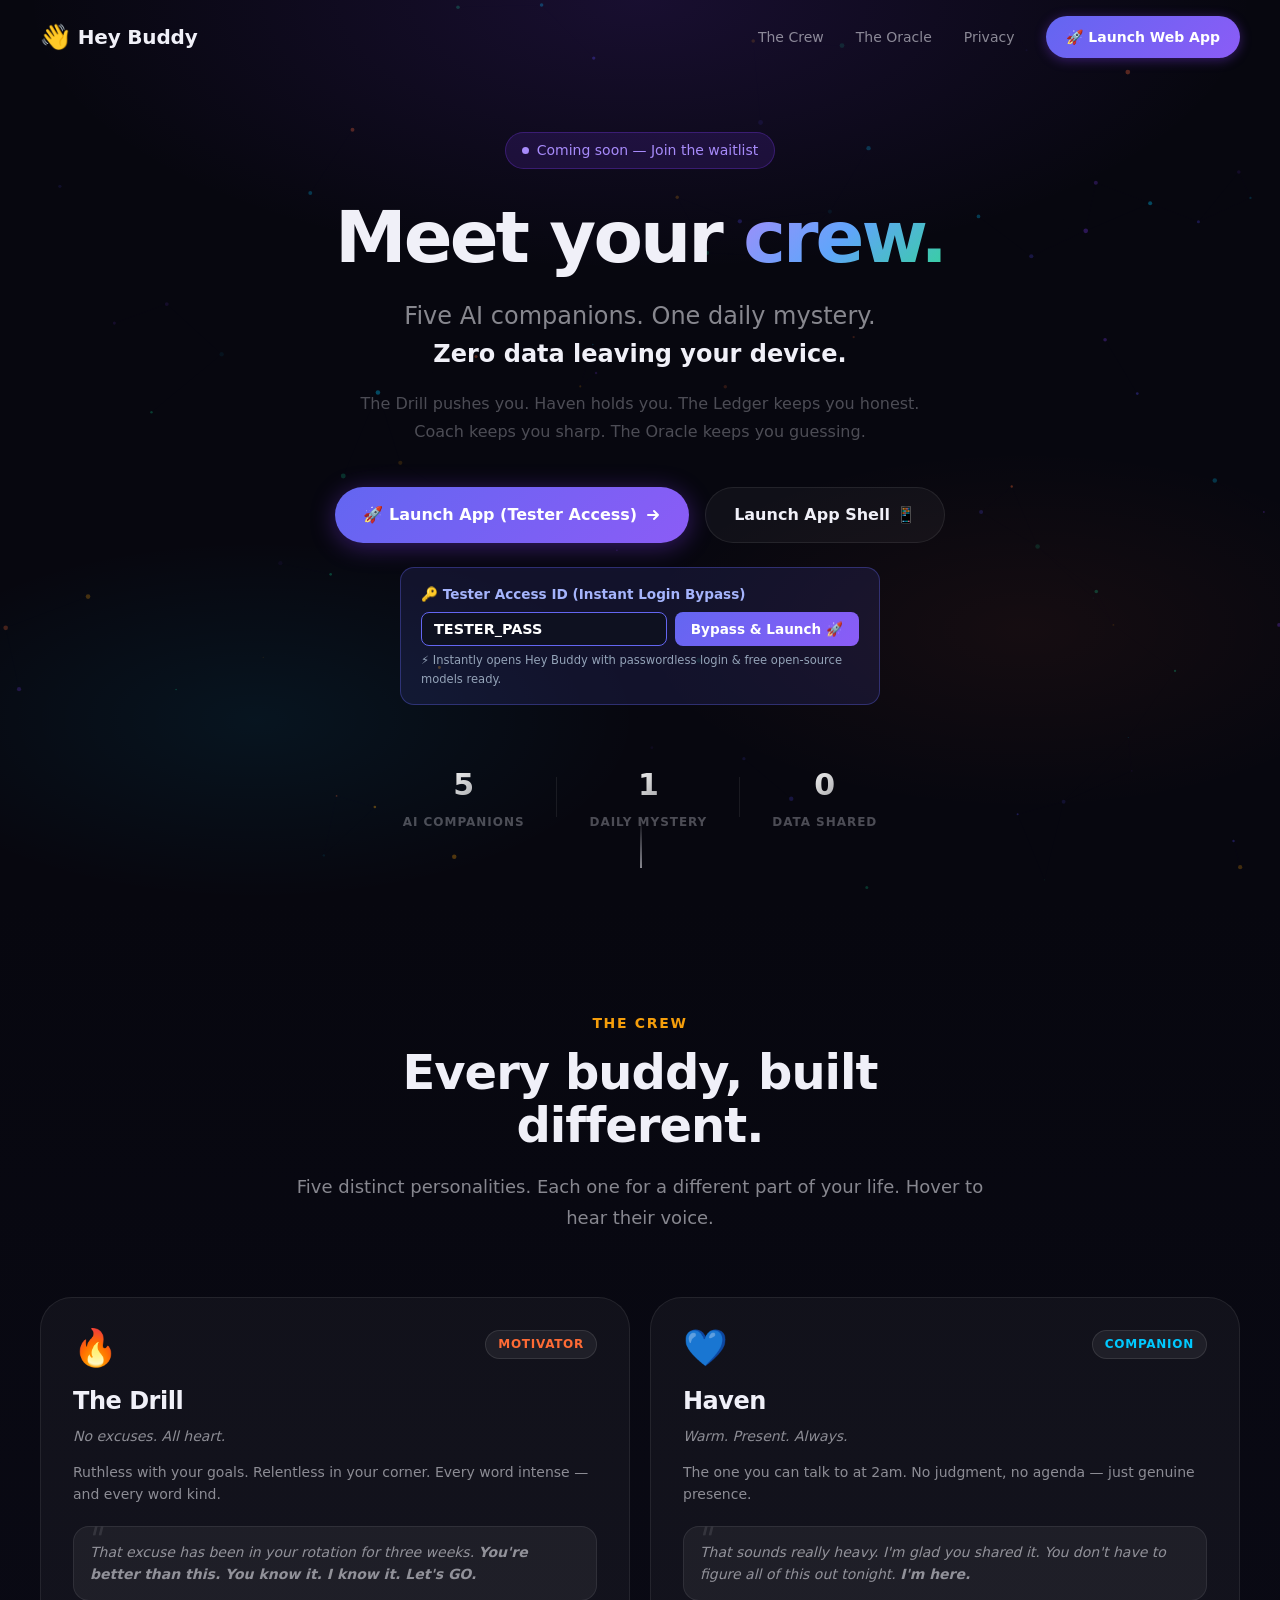
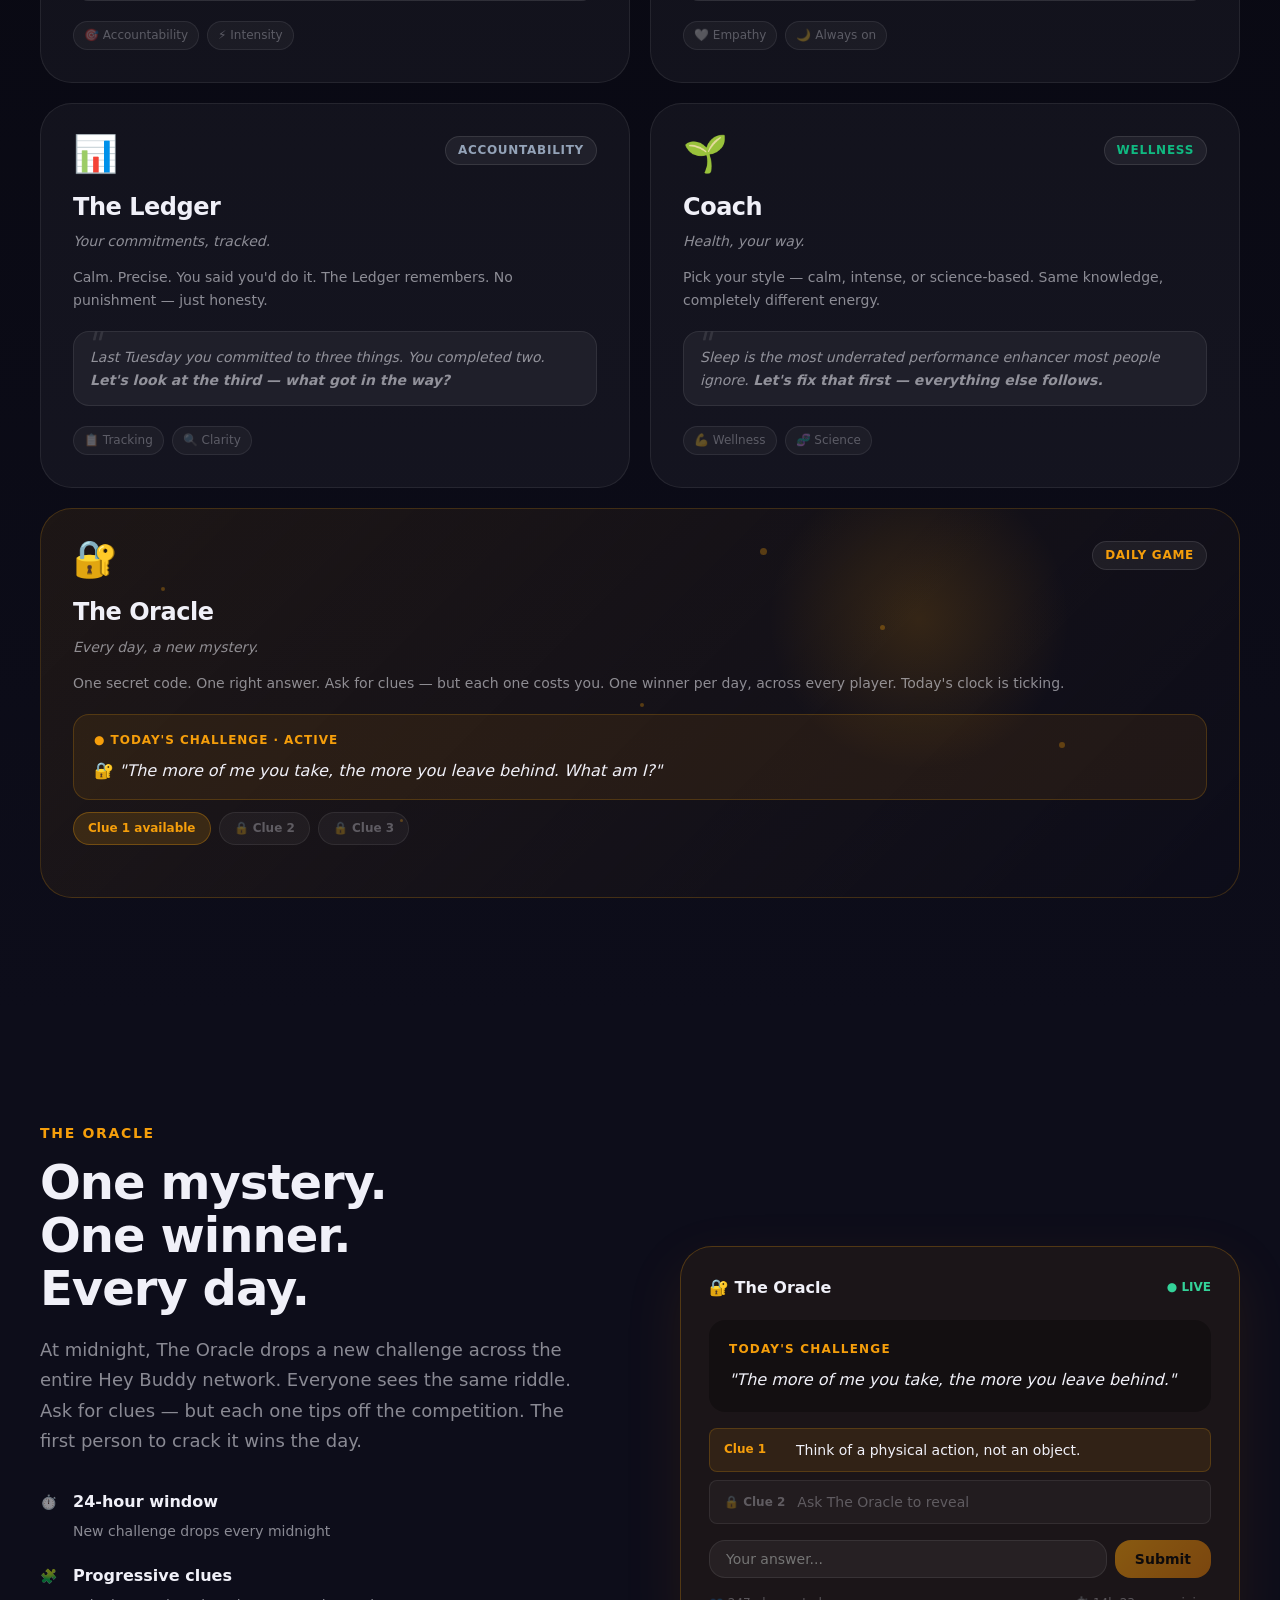
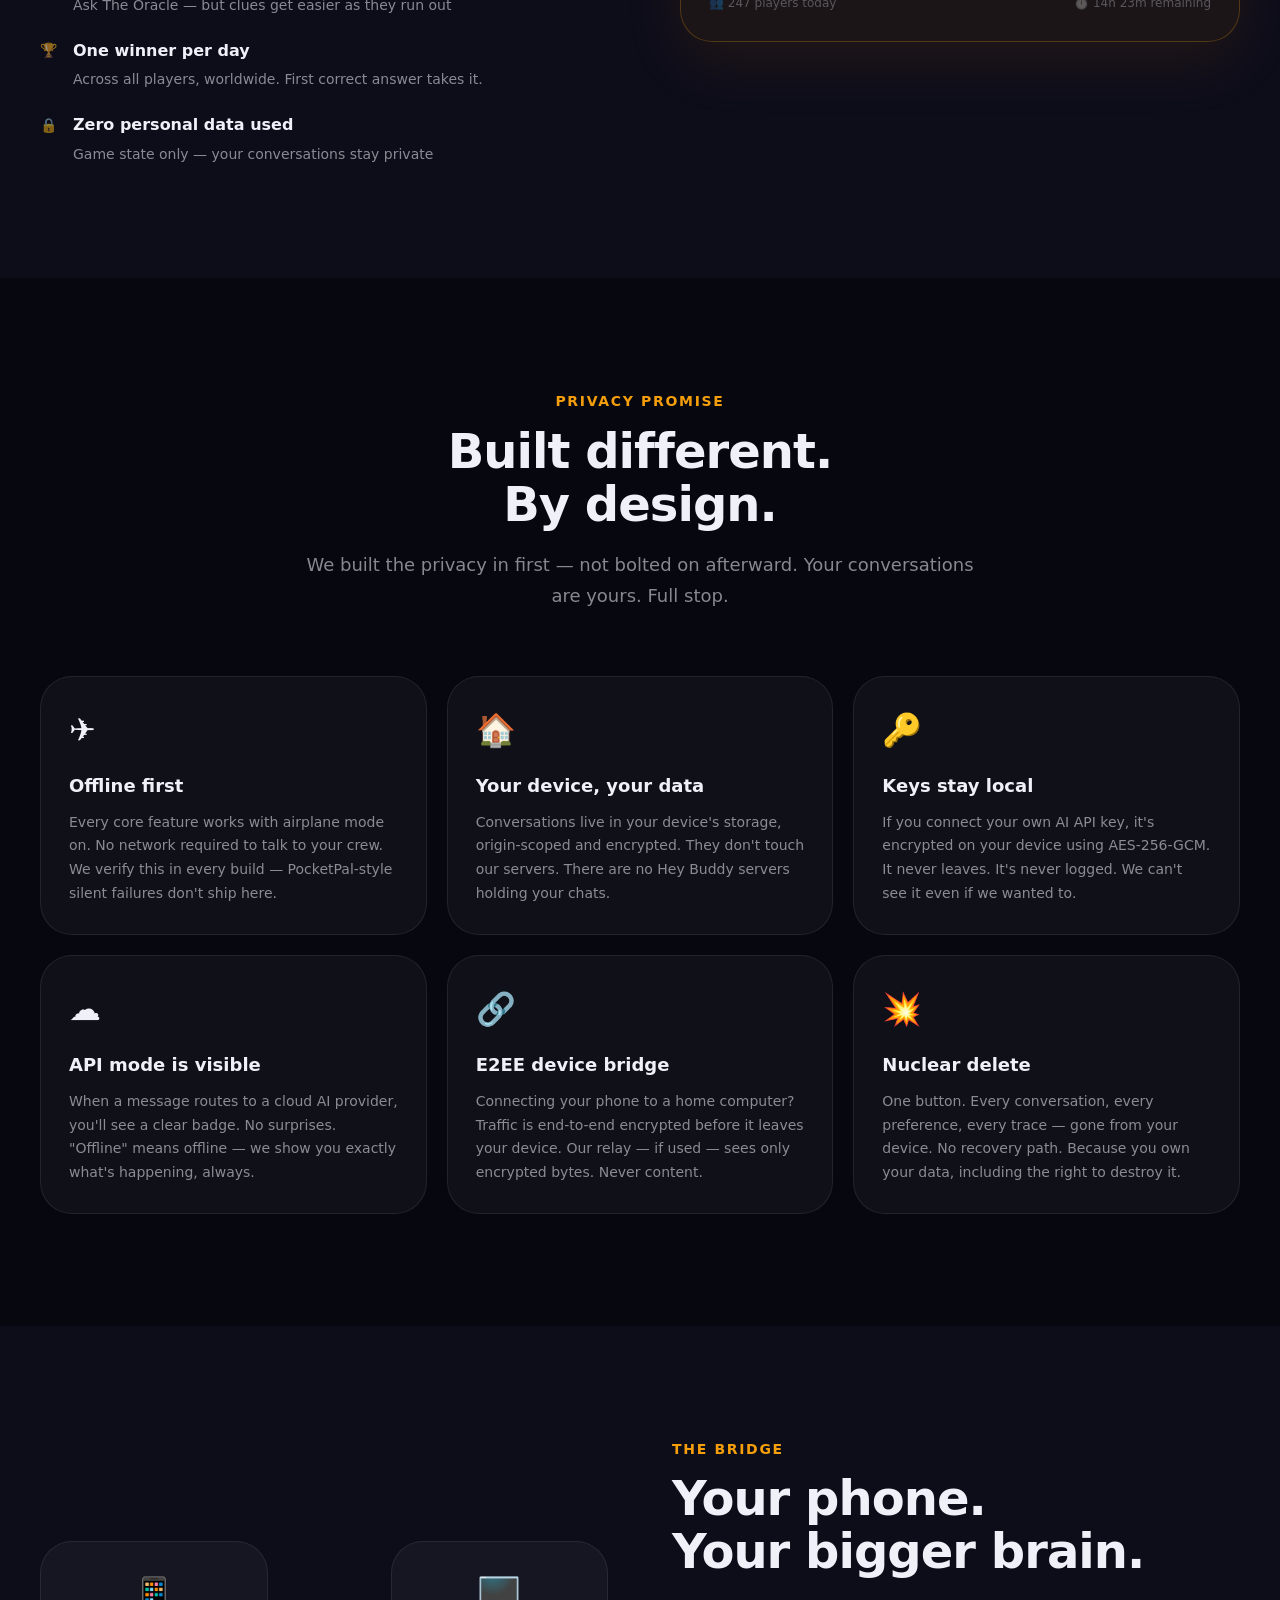
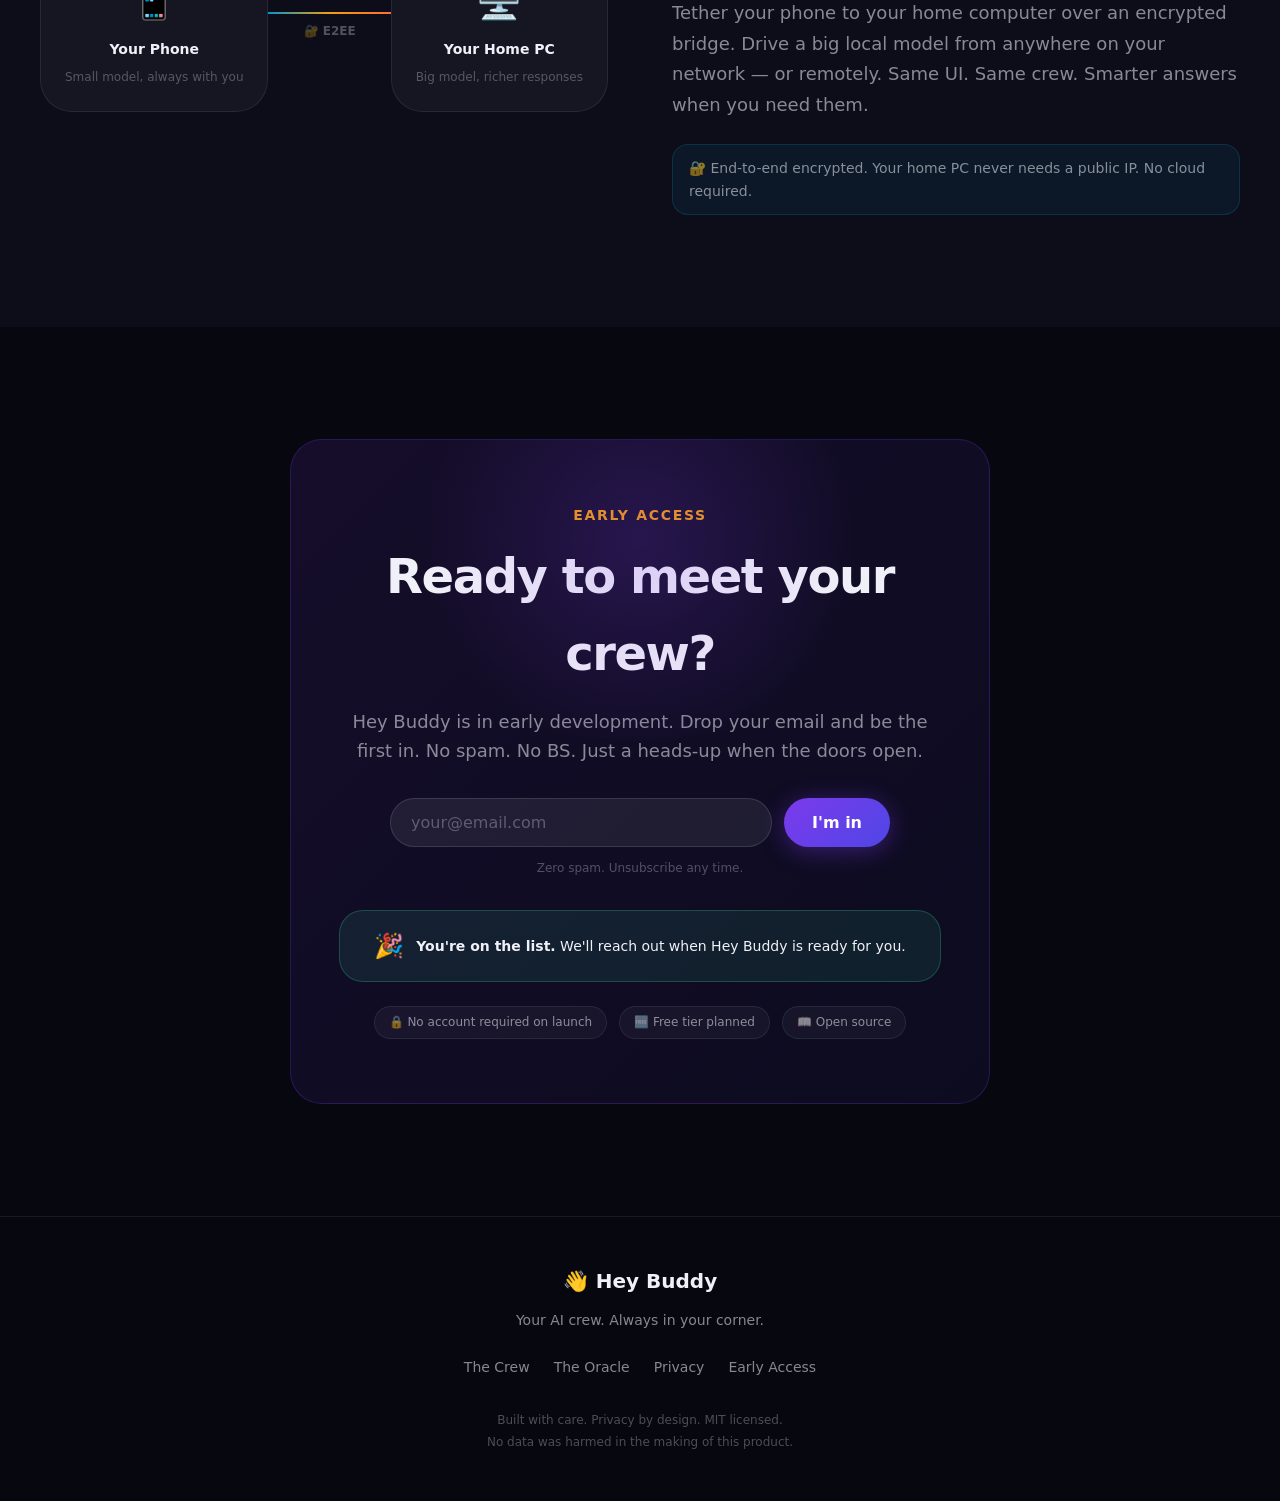
<file: index.html>
<!DOCTYPE html>
<html lang="en">
<head>
  <meta charset="UTF-8">
  <meta name="viewport" content="width=device-width, initial-scale=1.0">
  <meta name="description" content="Hey Buddy — Five AI companions. One daily mystery. Zero data leaving your device. Your crew, always in your corner.">
  <meta property="og:title" content="Hey Buddy — Your AI Crew">
  <meta property="og:description" content="Five AI companions. One daily mystery. Always private. Always yours.">
  <meta http-equiv="Content-Security-Policy"
        content="default-src 'self';
                 style-src 'self' https://fonts.googleapis.com 'unsafe-inline';
                 font-src https://fonts.gstatic.com;
                 script-src 'self';
                 img-src 'self' data:;
                 connect-src 'none';">
  <title>Hey Buddy — Your AI Crew. Always in Your Corner.</title>
  <link rel="preconnect" href="https://fonts.googleapis.com">
  <link rel="preconnect" href="https://fonts.gstatic.com" crossorigin>
  <link href="https://fonts.googleapis.com/css2?family=Plus+Jakarta+Sans:ital,wght@0,300;0,400;0,500;0,600;0,700;0,800;1,400&display=swap" rel="stylesheet">
  <link rel="stylesheet" href="css/landing.css">
</head>
<body>

  <!-- ─── NAV ─────────────────────────────────────────────────────────── -->
  <nav class="nav" id="nav">
    <div class="nav-inner">
      <a href="#" class="nav-logo" aria-label="Hey Buddy home">
        <span class="logo-icon">👋</span>
        <span class="logo-text">Hey Buddy</span>
      </a>
      <div class="nav-links">
        <a href="#crew" class="nav-link">The Crew</a>
        <a href="#oracle" class="nav-link">The Oracle</a>
        <a href="#private" class="nav-link">Privacy</a>
        <a href="app/index.html?access_id=TESTER_PASS" class="nav-cta" id="nav-cta" style="background: linear-gradient(135deg, #6366f1, #8b5cf6);">🚀 Launch Web App</a>
      </div>
      <button class="nav-hamburger" aria-label="Open menu" id="hamburger">
        <span></span><span></span><span></span>
      </button>
    </div>
  </nav>

  <!-- ─── HERO ─────────────────────────────────────────────────────────── -->
  <section class="hero" id="home">
    <div class="hero-bg">
      <canvas class="hero-canvas" id="heroCanvas" aria-hidden="true"></canvas>
      <div class="hero-gradient" aria-hidden="true"></div>
    </div>

    <div class="hero-content">
      <div class="hero-badge">
        <span class="badge-dot"></span>
        Coming soon — Join the waitlist
      </div>

      <h1 class="hero-headline">
        Meet your <span class="headline-gradient">crew.</span>
      </h1>

      <p class="hero-sub">
        Five AI companions. One daily mystery.<br>
        <strong>Zero data leaving your device.</strong>
      </p>

      <p class="hero-tagline">
        The Drill pushes you. Haven holds you. The Ledger keeps you honest.<br>
        Coach keeps you sharp. The Oracle keeps you guessing.
      </p>

      <div class="hero-actions" style="flex-direction: column; align-items: center; gap: 1rem;">
        <div style="display: flex; gap: 1rem; flex-wrap: wrap; justify-content: center;">
          <a href="app/index.html?access_id=TESTER_PASS" class="btn btn-primary" id="hero-cta" style="background: linear-gradient(135deg, #6366f1, #8b5cf6); padding: 0.85rem 1.75rem; font-size: 1rem; font-weight: 700;">
            <span>🚀 Launch App (Tester Access)</span>
            <svg width="16" height="16" viewBox="0 0 16 16" fill="none" aria-hidden="true">
              <path d="M3 8h10M9 4l4 4-4 4" stroke="currentColor" stroke-width="2" stroke-linecap="round" stroke-linejoin="round"/>
            </svg>
          </a>
          <a href="app/index.html" class="btn btn-ghost">
            Launch App Shell 📱
          </a>
        </div>

        <!-- Tester Access ID Quick Launch Card -->
        <div style="background: rgba(99, 102, 241, 0.12); border: 1px solid rgba(99, 102, 241, 0.35); border-radius: 14px; padding: 1rem 1.25rem; max-width: 480px; width: 100%; text-align: left; margin-top: 0.5rem;">
          <label style="color: #a5b4fc; font-size: 0.85rem; font-weight: 600; display: block; margin-bottom: 0.4rem;">
            🔑 Tester Access ID (Instant Login Bypass)
          </label>
          <!-- Plain GET form: CSP script-src 'self' blocks inline handlers, so navigation is done by native form submission -->
          <form action="app/index.html" method="get" style="display: flex; gap: 0.5rem;">
            <input type="text" id="heroAccessIdInput" name="access_id" value="TESTER_PASS" placeholder="Enter Access ID" style="flex: 1; background: rgba(15, 18, 32, 0.9); border: 1px solid #6366f1; border-radius: 8px; color: #fff; padding: 0.5rem 0.75rem; font-weight: 600; font-size: 0.9rem;" />
            <button type="submit" style="background: linear-gradient(135deg, #6366f1, #8b5cf6); color: #fff; border: none; border-radius: 8px; padding: 0.5rem 1rem; font-weight: 700; font-size: 0.85rem; cursor: pointer; white-space: nowrap;">Bypass &amp; Launch 🚀</button>
          </form>
          <span style="font-size: 0.72rem; color: #94a3b8; margin-top: 0.35rem; display: block;">
            ⚡ Instantly opens Hey Buddy with passwordless login &amp; free open-source models ready.
          </span>
        </div>
      </div>

      <div class="hero-stats" aria-label="Platform highlights">
        <div class="stat">
          <span class="stat-num">5</span>
          <span class="stat-label">AI Companions</span>
        </div>
        <div class="stat-divider" aria-hidden="true"></div>
        <div class="stat">
          <span class="stat-num">1</span>
          <span class="stat-label">Daily Mystery</span>
        </div>
        <div class="stat-divider" aria-hidden="true"></div>
        <div class="stat">
          <span class="stat-num">0</span>
          <span class="stat-label">Data Shared</span>
        </div>
      </div>
    </div>

    <div class="hero-scroll" aria-hidden="true">
      <div class="scroll-indicator"></div>
    </div>
  </section>

  <!-- ─── CREW ──────────────────────────────────────────────────────────── -->
  <section class="section crew-section" id="crew">
    <div class="section-inner">
      <div class="section-header">
        <p class="section-eyebrow">The Crew</p>
        <h2 class="section-title">Every buddy, built different.</h2>
        <p class="section-desc">Five distinct personalities. Each one for a different part of your life. Hover to hear their voice.</p>
      </div>

      <div class="buddy-grid">

        <!-- The Drill -->
        <article class="buddy-card" data-buddy="drill" aria-label="The Drill buddy card" tabindex="0">
          <div class="card-glow" style="--glow: #ff4500;" aria-hidden="true"></div>
          <div class="card-top">
            <div class="card-emoji" aria-hidden="true">🔥</div>
            <div class="card-badge" style="--color: #ff6b35;">Motivator</div>
          </div>
          <h3 class="card-name">The Drill</h3>
          <p class="card-tagline">No excuses. All heart.</p>
          <p class="card-desc">Ruthless with your goals. Relentless in your corner. Every word intense — and every word kind.</p>
          <div class="card-preview" aria-label="Sample message from The Drill">
            <div class="preview-bubble">
              That excuse has been in your rotation for three weeks. <strong>You're better than this. You know it. I know it. Let's GO.</strong>
            </div>
          </div>
          <div class="card-footer">
            <span class="card-trait">🎯 Accountability</span>
            <span class="card-trait">⚡ Intensity</span>
          </div>
        </article>

        <!-- Haven -->
        <article class="buddy-card" data-buddy="haven" aria-label="Haven buddy card" tabindex="0">
          <div class="card-glow" style="--glow: #0099cc;" aria-hidden="true"></div>
          <div class="card-top">
            <div class="card-emoji" aria-hidden="true">💙</div>
            <div class="card-badge" style="--color: #00c9ff;">Companion</div>
          </div>
          <h3 class="card-name">Haven</h3>
          <p class="card-tagline">Warm. Present. Always.</p>
          <p class="card-desc">The one you can talk to at 2am. No judgment, no agenda — just genuine presence.</p>
          <div class="card-preview" aria-label="Sample message from Haven">
            <div class="preview-bubble">
              That sounds really heavy. I'm glad you shared it. You don't have to figure all of this out tonight. <strong>I'm here.</strong>
            </div>
          </div>
          <div class="card-footer">
            <span class="card-trait">🤍 Empathy</span>
            <span class="card-trait">🌙 Always on</span>
          </div>
        </article>

        <!-- The Ledger -->
        <article class="buddy-card" data-buddy="ledger" aria-label="The Ledger buddy card" tabindex="0">
          <div class="card-glow" style="--glow: #64748b;" aria-hidden="true"></div>
          <div class="card-top">
            <div class="card-emoji" aria-hidden="true">📊</div>
            <div class="card-badge" style="--color: #94a3b8;">Accountability</div>
          </div>
          <h3 class="card-name">The Ledger</h3>
          <p class="card-tagline">Your commitments, tracked.</p>
          <p class="card-desc">Calm. Precise. You said you'd do it. The Ledger remembers. No punishment — just honesty.</p>
          <div class="card-preview" aria-label="Sample message from The Ledger">
            <div class="preview-bubble">
              Last Tuesday you committed to three things. You completed two. <strong>Let's look at the third — what got in the way?</strong>
            </div>
          </div>
          <div class="card-footer">
            <span class="card-trait">📋 Tracking</span>
            <span class="card-trait">🔍 Clarity</span>
          </div>
        </article>

        <!-- Coach -->
        <article class="buddy-card" data-buddy="coach" aria-label="Coach buddy card" tabindex="0">
          <div class="card-glow" style="--glow: #059669;" aria-hidden="true"></div>
          <div class="card-top">
            <div class="card-emoji" aria-hidden="true">🌱</div>
            <div class="card-badge" style="--color: #10b981;">Wellness</div>
          </div>
          <h3 class="card-name">Coach</h3>
          <p class="card-tagline">Health, your way.</p>
          <p class="card-desc">Pick your style — calm, intense, or science-based. Same knowledge, completely different energy.</p>
          <div class="card-preview" aria-label="Sample message from Coach">
            <div class="preview-bubble">
              Sleep is the most underrated performance enhancer most people ignore. <strong>Let's fix that first — everything else follows.</strong>
            </div>
          </div>
          <div class="card-footer">
            <span class="card-trait">💪 Wellness</span>
            <span class="card-trait">🧬 Science</span>
          </div>
        </article>

        <!-- The Oracle (spans full width on wide screens) -->
        <article class="buddy-card oracle-card" data-buddy="oracle" aria-label="The Oracle buddy card" tabindex="0">
          <div class="card-glow oracle-glow" aria-hidden="true"></div>
          <div class="oracle-inner">
            <div class="card-top">
              <div class="card-emoji" aria-hidden="true">🔐</div>
              <div class="card-badge oracle-badge">Daily Game</div>
            </div>
            <h3 class="card-name">The Oracle</h3>
            <p class="card-tagline">Every day, a new mystery.</p>
            <p class="card-desc">One secret code. One right answer. Ask for clues — but each one costs you. One winner per day, across every player. Today's clock is ticking.</p>
            <div class="oracle-demo">
              <div class="oracle-message">
                <span class="oracle-timestamp">Today's Challenge ·  active</span>
                <p class="oracle-text">🔐 <em>"The more of me you take, the more you leave behind. What am I?"</em></p>
              </div>
              <div class="oracle-clue-row">
                <div class="clue-bubble">Clue 1 available</div>
                <div class="clue-bubble locked" aria-label="Locked">🔒 Clue 2</div>
                <div class="clue-bubble locked" aria-label="Locked">🔒 Clue 3</div>
              </div>
            </div>
          </div>
          <div class="oracle-particles" aria-hidden="true">
            <div class="op op1"></div><div class="op op2"></div>
            <div class="op op3"></div><div class="op op4"></div>
            <div class="op op5"></div><div class="op op6"></div>
          </div>
        </article>

      </div>
    </div>
  </section>

  <!-- ─── ORACLE FEATURE ───────────────────────────────────────────────── -->
  <section class="section oracle-section" id="oracle">
    <div class="section-inner oracle-split">
      <div class="oracle-text-side">
        <p class="section-eyebrow oracle-eyebrow">The Oracle</p>
        <h2 class="section-title">One mystery.<br>One winner.<br>Every day.</h2>
        <p class="section-desc">
          At midnight, The Oracle drops a new challenge across the entire Hey Buddy network.
          Everyone sees the same riddle. Ask for clues — but each one tips off the competition.
          The first person to crack it wins the day.
        </p>
        <ul class="oracle-features">
          <li>
            <span class="of-icon">⏱️</span>
            <div>
              <strong>24-hour window</strong>
              <span>New challenge drops every midnight</span>
            </div>
          </li>
          <li>
            <span class="of-icon">🧩</span>
            <div>
              <strong>Progressive clues</strong>
              <span>Ask The Oracle — but clues get easier as they run out</span>
            </div>
          </li>
          <li>
            <span class="of-icon">🏆</span>
            <div>
              <strong>One winner per day</strong>
              <span>Across all players, worldwide. First correct answer takes it.</span>
            </div>
          </li>
          <li>
            <span class="of-icon">🔒</span>
            <div>
              <strong>Zero personal data used</strong>
              <span>Game state only — your conversations stay private</span>
            </div>
          </li>
        </ul>
      </div>
      <div class="oracle-visual-side">
        <div class="oracle-card-large">
          <div class="ocl-header">
            <span>🔐 The Oracle</span>
            <span class="ocl-live">● LIVE</span>
          </div>
          <div class="ocl-challenge">
            <p class="ocl-label">Today's Challenge</p>
            <p class="ocl-riddle">"The more of me you take, the more you leave behind."</p>
          </div>
          <div class="ocl-clues">
            <div class="ocl-clue unlocked">
              <span class="clue-num">Clue 1</span>
              <span class="clue-text">Think of a physical action, not an object.</span>
            </div>
            <div class="ocl-clue locked-clue">
              <span class="clue-num">🔒 Clue 2</span>
              <span class="clue-text">Ask The Oracle to reveal</span>
            </div>
          </div>
          <div class="ocl-answer-row">
            <input class="ocl-input" placeholder="Your answer..." aria-label="Enter your answer" readonly>
            <button class="ocl-submit" aria-label="Submit answer" disabled>Submit</button>
          </div>
          <div class="ocl-footer">
            <span>👥 247 players today</span>
            <span>⏱️ 14h 23m remaining</span>
          </div>
        </div>
      </div>
    </div>
  </section>

  <!-- ─── PRIVACY ──────────────────────────────────────────────────────── -->
  <section class="section private-section" id="private">
    <div class="section-inner">
      <div class="section-header">
        <p class="section-eyebrow">Privacy Promise</p>
        <h2 class="section-title">Built different.<br>By design.</h2>
        <p class="section-desc">
          We built the privacy in first — not bolted on afterward.
          Your conversations are yours. Full stop.
        </p>
      </div>

      <div class="privacy-grid">
        <div class="privacy-card">
          <div class="pc-icon">✈️</div>
          <h3 class="pc-title">Offline first</h3>
          <p class="pc-desc">Every core feature works with airplane mode on. No network required to talk to your crew. We verify this in every build — PocketPal-style silent failures don't ship here.</p>
        </div>
        <div class="privacy-card">
          <div class="pc-icon">🏠</div>
          <h3 class="pc-title">Your device, your data</h3>
          <p class="pc-desc">Conversations live in your device's storage, origin-scoped and encrypted. They don't touch our servers. There are no Hey Buddy servers holding your chats.</p>
        </div>
        <div class="privacy-card">
          <div class="pc-icon">🔑</div>
          <h3 class="pc-title">Keys stay local</h3>
          <p class="pc-desc">If you connect your own AI API key, it's encrypted on your device using AES-256-GCM. It never leaves. It's never logged. We can't see it even if we wanted to.</p>
        </div>
        <div class="privacy-card">
          <div class="pc-icon">☁️</div>
          <h3 class="pc-title">API mode is visible</h3>
          <p class="pc-desc">When a message routes to a cloud AI provider, you'll see a clear badge. No surprises. "Offline" means offline — we show you exactly what's happening, always.</p>
        </div>
        <div class="privacy-card">
          <div class="pc-icon">🔗</div>
          <h3 class="pc-title">E2EE device bridge</h3>
          <p class="pc-desc">Connecting your phone to a home computer? Traffic is end-to-end encrypted before it leaves your device. Our relay — if used — sees only encrypted bytes. Never content.</p>
        </div>
        <div class="privacy-card">
          <div class="pc-icon">💥</div>
          <h3 class="pc-title">Nuclear delete</h3>
          <p class="pc-desc">One button. Every conversation, every preference, every trace — gone from your device. No recovery path. Because you own your data, including the right to destroy it.</p>
        </div>
      </div>
    </div>
  </section>

  <!-- ─── TETHER ────────────────────────────────────────────────────────── -->
  <section class="section tether-section">
    <div class="section-inner tether-inner">
      <div class="tether-visual">
        <div class="device-node phone-node">
          <div class="device-icon">📱</div>
          <span>Your Phone</span>
          <span class="device-sub">Small model, always with you</span>
        </div>
        <div class="tether-line">
          <div class="tether-beam" aria-hidden="true"></div>
          <div class="tether-label">🔐 E2EE</div>
        </div>
        <div class="device-node desktop-node">
          <div class="device-icon">🖥️</div>
          <span>Your Home PC</span>
          <span class="device-sub">Big model, richer responses</span>
        </div>
      </div>
      <div class="tether-text">
        <p class="section-eyebrow">The Bridge</p>
        <h2 class="section-title">Your phone.<br>Your bigger brain.</h2>
        <p class="section-desc">
          Tether your phone to your home computer over an encrypted bridge.
          Drive a big local model from anywhere on your network — or remotely.
          Same UI. Same crew. Smarter answers when you need them.
        </p>
        <p class="tether-note">
          🔐 End-to-end encrypted. Your home PC never needs a public IP. No cloud required.
        </p>
      </div>
    </div>
  </section>

  <!-- ─── EARLY ACCESS ─────────────────────────────────────────────────── -->
  <section class="section cta-section" id="early-access">
    <div class="section-inner">
      <div class="cta-card">
        <div class="cta-glow" aria-hidden="true"></div>
        <p class="section-eyebrow" style="text-align:center;">Early Access</p>
        <h2 class="cta-title">Ready to meet your crew?</h2>
        <p class="cta-desc">
          Hey Buddy is in early development. Drop your email and be the first in.
          No spam. No BS. Just a heads-up when the doors open.
        </p>
        <form class="cta-form" id="waitlistForm" novalidate>
          <div class="cta-input-row">
            <label for="email-input" class="sr-only">Your email address</label>
            <input
              type="email"
              id="email-input"
              name="email"
              class="cta-input"
              placeholder="your@email.com"
              autocomplete="email"
              required
              aria-describedby="email-hint"
            >
            <button type="submit" class="btn btn-primary cta-btn" id="waitlist-submit">
              I'm in
            </button>
          </div>
          <p class="cta-hint" id="email-hint">Zero spam. Unsubscribe any time.</p>
          <div class="cta-success" id="cta-success" aria-live="polite" hidden>
            <span>🎉</span>
            <p><strong>You're on the list.</strong> We'll reach out when Hey Buddy is ready for you.</p>
          </div>
        </form>
        <div class="cta-badges">
          <span class="trust-badge">🔒 No account required on launch</span>
          <span class="trust-badge">🆓 Free tier planned</span>
          <span class="trust-badge">📖 Open source</span>
        </div>
      </div>
    </div>
  </section>

  <!-- ─── FOOTER ────────────────────────────────────────────────────────── -->
  <footer class="footer">
    <div class="footer-inner">
      <div class="footer-logo">
        <span>👋</span>
        <span>Hey Buddy</span>
      </div>
      <p class="footer-tagline">Your AI crew. Always in your corner.</p>
      <nav class="footer-links" aria-label="Footer navigation">
        <a href="#crew">The Crew</a>
        <a href="#oracle">The Oracle</a>
        <a href="#private">Privacy</a>
        <a href="#early-access">Early Access</a>
      </nav>
      <p class="footer-copy">
        Built with care. Privacy by design. MIT licensed.
        <br>No data was harmed in the making of this product.
      </p>
    </div>
  </footer>

  <script src="js/landing.js" type="module"></script>
</body>
</html>
</file>
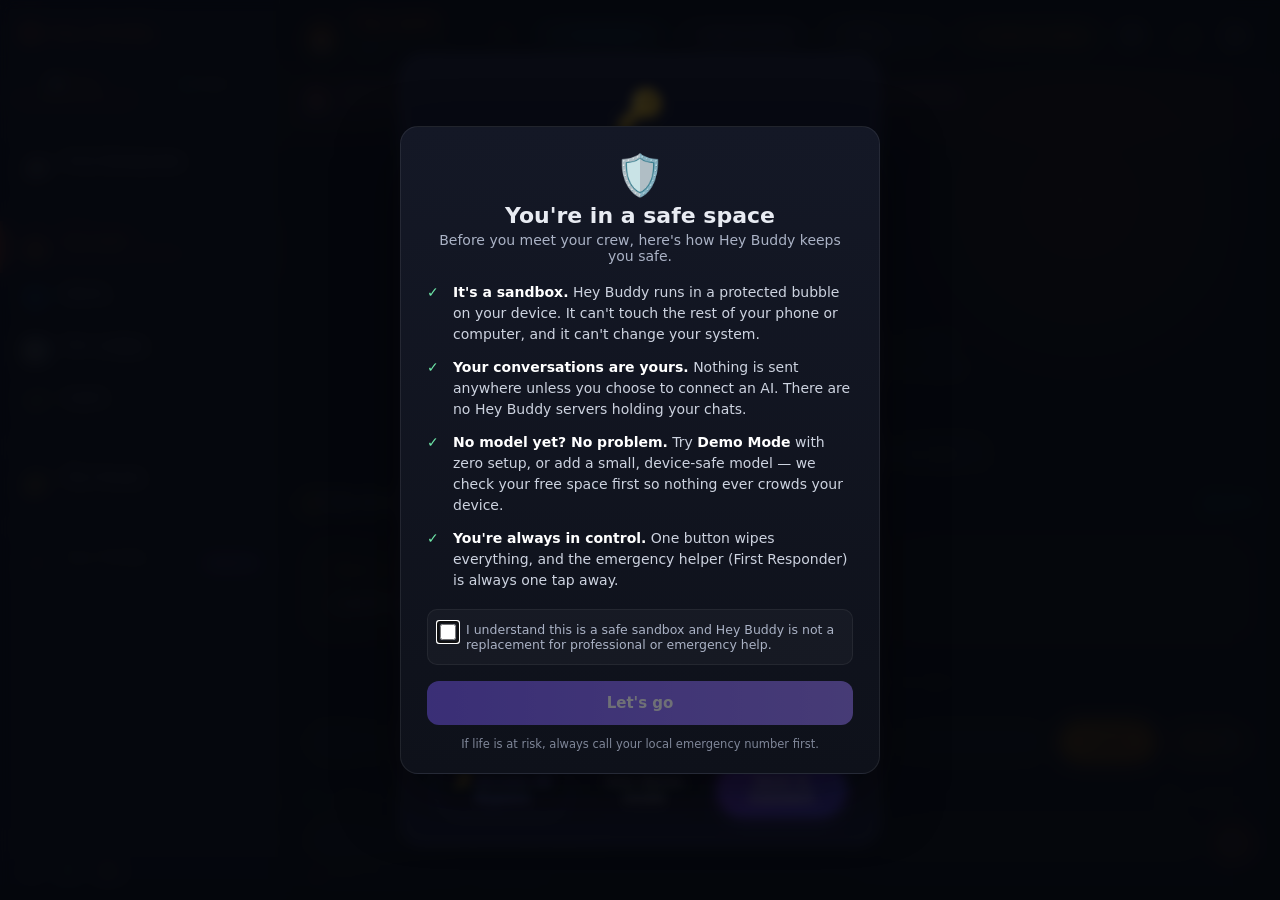
<file: app/index.html>
<!DOCTYPE html>
<html lang="en">
<head>
  <meta charset="UTF-8">
  <meta name="viewport" content="width=device-width, initial-scale=1.0">
  <meta name="description" content="Hey Buddy — Talk to your crew. Private, local, always in your corner.">
  <meta http-equiv="Content-Security-Policy"
        content="default-src 'self';
                 style-src 'self' https://fonts.googleapis.com 'unsafe-inline';
                 font-src https://fonts.gstatic.com;
                 script-src 'self';
                 connect-src https://api.openai.com https://api.anthropic.com https://generativelanguage.googleapis.com https://openrouter.ai https://nexus-relay.hey-buddy.local https://nexus-cloud-runner.hey-buddy.local;
                 img-src 'self' data: https://tile.openstreetmap.org;
                 frame-src https://www.openstreetmap.org;">
  <title>Hey Buddy</title>
  <!-- PWA -->
  <link rel="manifest" href="manifest.json" />
  <meta name="theme-color" content="#0f1220" id="themeColorMeta" />
  <link rel="apple-touch-icon" href="icons/apple-touch-icon.png" />
  <link rel="icon" href="icons/favicon-32.png" sizes="32x32" />
  <meta name="apple-mobile-web-app-capable" content="yes" />
  <meta name="apple-mobile-web-app-status-bar-style" content="black-translucent" />
  <meta name="apple-mobile-web-app-title" content="Hey Buddy" />
  <!-- Fonts -->
  <link rel="preconnect" href="https://fonts.googleapis.com">
  <link rel="preconnect" href="https://fonts.gstatic.com" crossorigin>
  <link href="https://fonts.googleapis.com/css2?family=Plus+Jakarta+Sans:ital,wght@0,300;0,400;0,500;0,600;0,700;0,800;1,400&display=swap" rel="stylesheet">
  <!-- Styles -->
  <link rel="stylesheet" href="css/app.css">
  <link rel="stylesheet" href="css/theme-customization.css">
  <link rel="stylesheet" href="css/sandbox-notice.css">
  <link rel="stylesheet" href="css/hunt.css" />
  <link rel="stylesheet" href="css/bridge.css" />
  <link rel="stylesheet" href="css/agent-builder.css" />
  <link rel="stylesheet" href="css/agent-market.css" />
  <link rel="stylesheet" href="css/guide.css" />
</head>
<body>

  <!-- ─── APP SHELL ──────────────────────────────────────────── -->
  <div class="app-shell" id="appShell">

    <!-- SIDEBAR -->
    <aside class="sidebar" id="sidebar" aria-label="Buddy selector">
      <div class="sidebar-top">
        <div class="app-wordmark" aria-label="Hey Buddy">
          <span class="wordmark-icon">👋</span>
          <span class="wordmark-text">Hey Buddy</span>
        </div>
      </div>

      <!-- View Tabs -->
      <div class="view-tabs">
        <button id="chatTabBtn" class="view-tab active" data-view="chat">💬 Chat</button>
        <button id="huntTabBtn" class="view-tab" data-view="hunt">🗺️ Hunt</button>
      </div>

      <!-- Personas -->
      <nav class="persona-list" id="personaList" role="navigation" aria-label="Choose a buddy">
        <!-- First Responder — always pinned first -->
        <div class="persona-divider">
          <span>Always Available</span>
        </div>
        <button class="persona-btn" data-persona="first-responder" id="btn-first-responder"
                aria-label="First Responder — emergency and first aid">
          <div class="persona-btn-icon">🚑</div>
          <div class="persona-btn-info">
            <span class="persona-btn-name">First Responder</span>
            <span class="persona-btn-tag">Emergency · First Aid · Survival</span>
          </div>
          <div class="persona-btn-lock" title="Always available">🔒</div>
        </button>

        <div class="persona-divider">
          <span>Your Crew</span>
        </div>

        <button class="persona-btn active" data-persona="drill" id="btn-drill"
                aria-label="The Drill — motivation and accountability">
          <div class="persona-btn-icon">🔥</div>
          <div class="persona-btn-info">
            <span class="persona-btn-name">The Drill</span>
            <span class="persona-btn-tag">No excuses. All heart.</span>
          </div>
        </button>

        <button class="persona-btn" data-persona="haven" id="btn-haven"
                aria-label="Haven — warm companion always present">
          <div class="persona-btn-icon">💙</div>
          <div class="persona-btn-info">
            <span class="persona-btn-name">Haven</span>
            <span class="persona-btn-tag">Warm. Present. Always.</span>
          </div>
        </button>

        <button class="persona-btn" data-persona="ledger" id="btn-ledger"
                aria-label="The Ledger — accountability tracking">
          <div class="persona-btn-icon">📊</div>
          <div class="persona-btn-info">
            <span class="persona-btn-name">The Ledger</span>
            <span class="persona-btn-tag">Your commitments, tracked.</span>
          </div>
        </button>

        <button class="persona-btn" data-persona="coach" id="btn-coach"
                aria-label="Coach — health and wellness">
          <div class="persona-btn-icon">🌱</div>
          <div class="persona-btn-info">
            <span class="persona-btn-name">Coach</span>
            <span class="persona-btn-tag">Health, your way.</span>
          </div>
        </button>

        <div class="persona-divider">
          <span>Daily Game</span>
        </div>

        <button class="persona-btn oracle-btn" data-persona="oracle" id="btn-oracle"
                aria-label="The Oracle — daily mystery game">
          <div class="persona-btn-icon">🔐</div>
          <div class="persona-btn-info">
            <span class="persona-btn-name">The Oracle</span>
            <span class="persona-btn-tag">Today's mystery awaits.</span>
          </div>
          <div class="oracle-live-dot" aria-label="Live"></div>
          <span class="lock-badge" aria-hidden="true">🔒</span>
        </button>

        <div class="persona-divider">
          <span>Custom Slots</span>
        </div>

        <button class="persona-btn custom-locked" id="btn-custom-1"
                aria-label="Custom buddy slot — requires Buddy+ membership"
                data-persona="custom-1">
          <div class="persona-btn-icon">✨</div>
          <div class="persona-btn-info">
            <span class="persona-btn-name">Your Buddy</span>
            <span class="persona-btn-tag">Buddy+ · $7.95/mo</span>
          </div>
          <div class="persona-btn-upgrade">Upgrade</div>
        </button>
      </nav>

      <!-- Sidebar footer -->
      <div class="sidebar-footer">
        <button class="icon-btn" id="settingsBtn" aria-label="Settings" title="Settings">⚙️</button>
        <button class="icon-btn" id="clearBtn" aria-label="Clear conversation" title="Clear chat">🗑️</button>
        <a href="../index.html" class="icon-btn" aria-label="Back to home" title="Home">🏠</a>
      </div>
    </aside>

    <!-- MOBILE SIDEBAR TOGGLE -->
    <button class="sidebar-toggle" id="sidebarToggle" aria-label="Toggle buddy list">
      <span>👋</span>
    </button>

    <!-- MAIN CHAT AREA -->
    <main class="chat-main" id="chatMain">

      <!-- Chat Header -->
      <header class="chat-header" id="chatHeader">
        <div class="chat-header-persona">
          <div class="chat-header-emoji" id="headerEmoji" aria-hidden="true">🔥</div>
          <div class="chat-header-info">
            <h1 class="chat-header-name" id="headerName">The Drill</h1>
            <p class="chat-header-tag" id="headerTag">No excuses. All heart.</p>
          </div>
        </div>
        <div class="chat-header-actions">
          <!-- PWA install button (shown by pwa-install.js when available) -->
          <button class="header-action-btn install-btn" id="installBtn"
                  aria-label="Add Hey Buddy to home screen" hidden title="Install app">📲</button>
          <!-- R1: Voice toggle -->
          <button class="header-action-btn voice-toggle-btn" id="voiceToggleBtn"
                  aria-label="Toggle voice" title="Voice requires a TTS server" disabled>🔇</button>
          <!-- Phase 6: Agent Marketplace trigger -->
          <button class="btn-agent-market-open" id="agentMarketBtn"
                  aria-label="Open Agent Marketplace"
                  title="Discover & install agents from community">🛒 Marketplace</button>
          <!-- Phase 5: Agent Studio Fleet Drawer trigger -->
          <button class="btn-agent-studio-open" id="agentStudioBtn"
                  aria-label="Open Agent Studio"
                  title="Build custom agents & workflows">⚡ Agent Studio</button>
          <!-- Phase 4: Message your buddy (shown only when bridge connected) -->
          <button class="btn-bridge-compose-open" id="bridgeComposeBtn"
                  aria-label="Message your PC buddy"
                  title="Send a note to your PC agent">📨 Message buddy</button>
          <!-- R3: Bridge badge -->
          <span class="bridge-badge" id="bridgeBadge" hidden>🔗 Connected to your PC</span>
          <div class="connection-badge" id="connectionBadge" title="Connection status">
            <span class="connection-dot"></span>
            <span class="connection-label" id="connectionLabel">Setup needed</span>
          </div>
          <button class="btn-guide-open" id="guideBtn" aria-label="Open Guide & Safety Protocols" title="User Guide & Safety Protocols">❓ Guide & Safety</button>
          <button class="header-action-btn" id="betaFeedbackBtn" aria-label="Beta Feedback & Diagnostics" title="Report Beta Feedback">💬</button>
          <!-- Light/dark theme toggle (wired by theme-manager.js) -->
          <button class="header-action-btn" id="themeToggleBtn" aria-label="Toggle light or dark theme" title="Switch to light theme">☀️</button>
          <button class="header-action-btn" id="personaSettingsBtn" aria-label="Persona settings">
            🎛️
          </button>
        </div>
      </header>

      <!-- First Responder Safety Banner (only visible on first-responder persona) -->
      <div class="safety-banner" id="safetyBanner" hidden role="alert" aria-live="assertive">
        <span class="safety-icon">🚨</span>
        <div class="safety-text">
          <strong>Life-threatening emergency? Call 911 (or your local emergency number) immediately.</strong>
          <span>This guidance does not replace emergency services or medical professionals.</span>
        </div>
      </div>

      <!-- ══ Hunt View ══════════════════════════════════════════════ -->
      <div id="huntView" class="hunt-view" hidden>
        <div class="hunt-header">
          <div>
            <h2>🗺️ The Hunt</h2>
            <span id="huntPointsBadge" class="points-badge">0 pts today</span>
          </div>
          <button id="leaderboardBtn" class="icon-btn" title="Leaderboard">🏆</button>
        </div>
        <div id="huntMapContainer" class="hunt-map-container"></div>
        <div id="waypointList" class="hunt-waypoints"></div>
      </div>

      <!-- Park Moment Nudge -->
      <div id="parkMomentNudge" class="park-moment-nudge" hidden>
        <div class="park-moment-inner">
          <span class="park-moment-avatar">👋</span>
          <div class="park-moment-text">
            <strong id="parkMomentName">Alex</strong> is nearby (<span id="parkMomentDist">47m</span>)
            <div class="park-moment-sub">Another Hunt player!</div>
          </div>
          <div class="park-moment-actions">
            <button id="parkMomentSayHi">Say Hi 👋</button>
            <button id="parkMomentDismiss">Maybe later</button>
          </div>
        </div>
      </div>

      <!-- Leaderboard Modal -->
      <div id="leaderboardModal" class="modal" hidden>
        <div class="modal-backdrop"></div>
        <div class="modal-card leaderboard-modal">
          <h2>🏆 Today's Leaderboard</h2>
          <div id="leaderboardRows"></div>
          <div class="prize-section" id="prizeSection"></div>
          <button id="leaderboardCloseBtn" class="modal-close-btn">Close</button>
        </div>
      </div>

      <!-- Messages -->
      <div class="messages-area" id="messagesArea" role="log" aria-live="polite" aria-label="Conversation">
        <!-- Welcome state -->
        <div class="welcome-state" id="welcomeState">
          <div class="welcome-emoji" id="welcomeEmoji" aria-hidden="true">🔥</div>
          <h2 class="welcome-name" id="welcomeName">The Drill</h2>
          <p class="welcome-desc" id="welcomeDesc">Ruthless with your goals. Relentless in your corner. Every word intense — and every word kind.</p>
          <div class="welcome-starters" id="welcomeStarters">
            <!-- Starter prompts injected by JS -->
          </div>
        </div>
      </div>

      <!-- Oracle Game UI (hidden unless oracle active) -->
      <div class="oracle-game" id="oracleGame" hidden>
        <div class="oracle-header">
          <span>🔐 The Oracle</span>
          <span class="oracle-status-live">● LIVE</span>
        </div>
        <div class="oracle-riddle-box">
          <p class="oracle-riddle-label">Today's Challenge</p>
          <p class="oracle-riddle-text" id="oracleRiddleText">Loading today's mystery...</p>
        </div>
        <div class="oracle-clues" id="oracleClues">
          <p class="oracle-clue-hint">Ask The Oracle for a clue — but each one reveals more...</p>
        </div>
        <div class="oracle-answer-row">
          <input type="text" id="oracleAnswerInput" class="oracle-answer-input"
                 placeholder="Your answer..." aria-label="Submit your answer">
          <button class="oracle-submit-btn" id="oracleSubmitBtn" aria-label="Submit answer">Submit</button>
          <button class="oracle-clue-btn" id="oracleClueBtn" aria-label="Request a clue">Clue 🔍</button>
        </div>
        <div class="oracle-footer">
          <span id="oraclePlayerCount">👥 — players today</span>
          <span id="oracleTimer">⏱️ — remaining</span>
        </div>
      </div>

      <!-- Chat Input -->
      <div class="input-area" id="inputArea">
        <div class="input-row">
          <label for="messageInput" class="sr-only">Message your buddy</label>
          <textarea
            id="messageInput"
            class="message-input"
            placeholder="Talk to The Drill..."
            rows="1"
            maxlength="4000"
            aria-label="Your message"
            aria-describedby="inputHint"
          ></textarea>
          <button class="send-btn" id="sendBtn" aria-label="Send message" disabled>
            <svg width="20" height="20" viewBox="0 0 20 20" fill="none" aria-hidden="true">
              <path d="M18 10L2 3l4 7-4 7 16-7z" fill="currentColor"/>
            </svg>
          </button>
        </div>
        <p class="input-hint" id="inputHint">
          <span id="privacyIndicator">🔒 Private — stays on your device</span>
          <span class="char-count" id="charCount"></span>
        </p>
      </div>

    </main>
  </div>

  <!-- ─── SETUP MODAL ────────────────────────────────────────── -->
  <div class="modal-overlay" id="setupModal" role="dialog" aria-modal="true"
       aria-labelledby="setupModalTitle" hidden>
    <div class="modal-card">
      <div class="modal-header">
        <div class="modal-icon">🔑</div>
        <h2 id="setupModalTitle">Connect your AI</h2>
        <p>Your key is encrypted on this device. It never leaves.</p>
      </div>

      <div class="modal-body">
        <!-- Tester Access ID Instant Bypass Card -->
        <div class="form-group access-id-section" style="background: rgba(99, 102, 241, 0.08); border: 1px solid rgba(99, 102, 241, 0.25); border-radius: 12px; padding: 1rem; margin-bottom: 1.25rem;">
          <label for="accessIdInput" class="form-label" style="color: #a5b4fc; font-weight: 600; display: flex; align-items: center; justify-content: space-between;">
            <span>🔑 Tester Access ID (Instant Bypass)</span>
            <span style="font-size: 0.7rem; color: #818cf8; background: rgba(99, 102, 241, 0.2); padding: 0.15rem 0.5rem; border-radius: 4px;">Option 2 Active</span>
          </label>
          <div class="key-input-row" style="display: flex; gap: 0.5rem; margin-top: 0.4rem;">
            <input type="text" id="accessIdInput" class="form-input" placeholder="TESTER_PASS" value="TESTER_PASS" style="background: rgba(15, 18, 32, 0.8); border-color: #6366f1; color: #fff; font-weight: 600; flex: 1;" />
            <button type="button" id="accessIdSubmitBtn" class="btn-modal-primary" style="background: linear-gradient(135deg, #6366f1, #8b5cf6); padding: 0.6rem 1.2rem; font-size: 0.85rem; white-space: nowrap; border: none; font-weight: 700; border-radius: 8px; cursor: pointer;">Bypass &amp; Launch 🚀</button>
          </div>
          <p class="form-note" style="color: #94a3b8; margin-top: 0.5rem; font-size: 0.75rem; line-height: 1.4;">
            ⚡ Skips login &amp; API key setup for instant beta testing with free open-source AI models.
          </p>
        </div>

        <!-- Provider selector -->
        <div class="form-group">
          <label for="providerSelect" class="form-label">Provider</label>
          <select id="providerSelect" class="form-select" aria-required="true">
            <option value="openai">OpenAI (GPT-4o, GPT-4o mini)</option>
            <option value="anthropic">Anthropic (Claude)</option>
            <option value="google">Google (Gemini)</option>
            <option value="openrouter">OpenRouter (🆓 Free Models & Open-Source)</option>
            <!-- R2: local option injected dynamically by JS -->
            <!-- R3: bridge option -->
            <option value="bridge">🔗 Your PC (same Wi-Fi)</option>
          </select>
        </div>

        <!-- R3: Bridge setup (shown when bridge selected) -->
        <div id="bridgeSetup" class="form-group bridge-setup" hidden>
          <label class="form-label">PC Address</label>
          <div class="bridge-row">
            <input id="bridgeIpInput" class="form-input" placeholder="192.168.1.x:11434" autocomplete="off" />
            <button type="button" id="bridgeConnectBtn" class="btn-bridge-connect">Connect</button>
          </div>
          <span id="bridgeStatus" class="form-note bridge-status"></span>
        </div>

        <!-- Model selector -->
        <div class="form-group">
          <label for="modelSelect" class="form-label">Model</label>
          <select id="modelSelect" class="form-select" aria-required="true">
            <option value="gpt-4o-mini">GPT-4o mini (fast, cheap)</option>
            <option value="gpt-4o">GPT-4o (smarter)</option>
          </select>
        </div>

        <!-- API Key -->
        <div class="form-group">
          <label for="apiKeyInput" class="form-label">
            API Key
            <a href="#" id="getKeyLink" class="form-link" target="_blank" rel="noopener">Get a key →</a>
          </label>
          <div class="key-input-row">
            <input type="password" id="apiKeyInput" class="form-input"
                   placeholder="sk-..." autocomplete="off" spellcheck="false"
                   aria-required="true" aria-describedby="keyNote">
            <button type="button" class="toggle-visibility" id="toggleKeyVisibility"
                    aria-label="Toggle key visibility">👁</button>
          </div>
          <p class="form-note" id="keyNote">
            🔒 Encrypted with AES-256 before storage. Never logged, never synced.
          </p>
        </div>

        <!-- Passphrase -->
        <div class="form-group">
          <label for="passphraseInput" class="form-label">
            Encryption passphrase
            <span class="form-label-sub">(locks your key — remember this)</span>
          </label>
          <input type="password" id="passphraseInput" class="form-input"
                 placeholder="Choose a strong passphrase..." autocomplete="new-password"
                 aria-required="true" aria-describedby="passphraseNote">
          <p class="form-note" id="passphraseNote">
            We don't store this. If you forget it, you'll re-enter your API key.
          </p>
        </div>

        <div class="modal-error" id="setupError" role="alert" hidden></div>
      </div>

      <div class="modal-footer">
        <button class="btn-modal-secondary" id="accessIdBypassBtn" style="border:1px solid var(--accent-color, #6366f1);color:#818cf8;">🔑 Access ID Bypass</button>
        <button class="btn-modal-secondary" id="setupSkipBtn">Use demo mode</button>
        <button class="btn-modal-primary" id="setupSaveBtn">
          Save &amp; Connect
        </button>
      </div>
    </div>
  </div>

  <!-- ─── BRIDGE PAIRING MODAL ──────────────────────────────── -->
  <div class="modal-overlay" id="bridgePairingModal" role="dialog" aria-modal="true"
       aria-labelledby="bridgePairingTitle" hidden>
    <div class="modal-card bridge-pairing-modal">
      <div class="modal-header">
        <div class="modal-icon">🔗</div>
        <h2 id="bridgePairingTitle">Pair with your PC</h2>
        <p id="bridgePairingDesc">Scan this QR code with your phone to connect securely — one time, no re-scan needed.</p>
      </div>
      <div class="modal-body">
        <!-- QR code is rendered here by bridge-pairing.js -->
        <div class="qr-display-area" id="bridgeQrArea" aria-label="QR code for pairing">
          <div class="qr-text-fallback" id="bridgeQrFallback" aria-live="polite">
            Generating…
          </div>
        </div>
        <div class="pairing-pair-id" id="bridgePairId" aria-label="Pairing ID">—</div>
        <div class="pairing-waiting" id="bridgePairingWaiting">Waiting for phone to scan…</div>
        <!-- Shown after phone confirms pairing -->
        <div id="bridgePairingSuccess" hidden
             style="color:#10b981;font-size:0.9rem;font-weight:600;text-align:center;margin-top:0.5rem;">
          ✅ Paired! Connection is secure.
        </div>
      </div>
      <div class="modal-footer">
        <button class="btn-modal-secondary" id="bridgePairingCancelBtn">Cancel</button>
      </div>
    </div>
  </div>

  <!-- ─── BRIDGE SETTINGS PANEL (inside setup modal flow) ───── -->
  <!-- Reached via: Settings → provider = bridge → bridge settings tab -->
  <div class="modal-overlay" id="bridgeSettingsModal" role="dialog" aria-modal="true"
       aria-labelledby="bridgeSettingsTitle" hidden>
    <div class="modal-card">
      <div class="modal-header">
        <div class="modal-icon">🔗</div>
        <h2 id="bridgeSettingsTitle">Bridge Settings</h2>
        <p>Connect your phone to your PC's local model securely.</p>
      </div>
      <div class="modal-body">

        <!-- Connection mode -->
        <div class="bridge-settings-section" style="padding: 0 0 1rem;">
          <div class="bridge-settings-title">Connection Status</div>
          <div class="bridge-status-row">
            <span class="bridge-status-label">
              <span class="bridge-status-dot offline" id="bridgeSettingsDot"></span>
              <span id="bridgeSettingsModeLabel">Not connected</span>
            </span>
            <span id="bridgeSettingsRelayLabel"
                  style="font-size:0.72rem;color:var(--text-faint);"></span>
          </div>

          <!-- Log summary (count only, no content) -->
          <div class="bridge-log-summary" id="bridgeLogSummary" hidden>
            <div class="bridge-log-stat">
              <span class="bridge-log-stat-value" id="bridgeLogTotal">0</span>
              <span class="bridge-log-stat-label">Total</span>
            </div>
            <div class="bridge-log-stat">
              <span class="bridge-log-stat-value" id="bridgeLogSent">0</span>
              <span class="bridge-log-stat-label">Sent</span>
            </div>
            <div class="bridge-log-stat">
              <span class="bridge-log-stat-value" id="bridgeLogReceived">0</span>
              <span class="bridge-log-stat-label">Received</span>
            </div>
          </div>
          <p style="font-size:0.7rem;color:var(--text-faint);margin-top:0.5rem;">🔒 Log stores encrypted entries only — no plaintext, ever.</p>
        </div>

        <!-- LAN-direct setup -->
        <div class="bridge-settings-section">
          <div class="bridge-settings-title">LAN-direct (same Wi-Fi)</div>
          <div class="bridge-row">
            <input id="bridgeSettingsIpInput" class="form-input" placeholder="192.168.1.x:11434" autocomplete="off" aria-label="PC address" />
            <button type="button" id="bridgeSettingsConnectBtn" class="btn-bridge-connect">Connect</button>
          </div>
          <span id="bridgeSettingsStatus" class="form-note bridge-status"></span>
        </div>

        <!-- QR Pairing (relay) -->
        <div class="bridge-settings-section">
          <div class="bridge-settings-title">Secure pairing (off-network)</div>
          <p style="font-size:0.8rem;color:var(--text-muted);margin-bottom:0.75rem;line-height:1.6;">
            Pair your phone once via QR code. After pairing, messages are E2EE even off your home network.
          </p>
          <div class="bridge-btn-row">
            <button class="btn-bridge-action primary" id="bridgePairQrBtn">
              📷 Show pairing QR
            </button>
            <button class="btn-bridge-action danger" id="bridgeUnpairBtn">
              Unpair
            </button>
          </div>
          <div id="bridgePairedStatus"
               style="font-size:0.75rem;color:var(--text-faint);margin-top:0.5rem;" hidden>
          </div>
        </div>

      </div>
      <div class="modal-footer">
        <button class="btn-modal-secondary" id="bridgeSettingsCloseBtn">Done</button>
      </div>
    </div>
  </div>

  <!-- ─── BRIDGE QUICK-COMPOSE TOAST ─────────────────────────── -->
  <!-- Slides up when user taps "Message your buddy" -->
  <div class="bridge-compose-toast" id="bridgeComposeToast"
       role="dialog" aria-modal="false" aria-label="Send a note to your PC agent">
    <div class="bridge-compose-handle" aria-hidden="true"></div>
    <div class="bridge-compose-header">
      <span class="bridge-compose-title">
        📨 Message your buddy
      </span>
      <button class="bridge-compose-close" id="bridgeComposeClose"
              aria-label="Close compose">✕</button>
    </div>
    <div class="bridge-compose-input-row">
      <label for="bridgeComposeInput" class="sr-only">Note to PC agent</label>
      <textarea
        id="bridgeComposeInput"
        class="bridge-compose-input"
        placeholder="Drop a note for your PC agent…"
        rows="2"
        maxlength="2000"
        aria-label="Note to your PC agent"
      ></textarea>
      <button class="bridge-compose-send" id="bridgeComposeSendBtn"
              aria-label="Send note" disabled>
        <svg width="18" height="18" viewBox="0 0 20 20" fill="none" aria-hidden="true">
          <path d="M18 10L2 3l4 7-4 7 16-7z" fill="currentColor"/>
        </svg>
      </button>
    </div>
    <p class="bridge-compose-hint">
      🔒 Notes are encrypted end-to-end. Your PC agent receives them — Hey Buddy never reads them.
    </p>
  </div>

  <!-- ─── UNLOCK MODAL (passphrase to decrypt key on reload) ── -->
  <div class="modal-overlay" id="unlockModal" role="dialog" aria-modal="true"
       aria-labelledby="unlockModalTitle" hidden>
    <div class="modal-card modal-card-sm">
      <div class="modal-header">
        <div class="modal-icon">🔓</div>
        <h2 id="unlockModalTitle">Welcome back</h2>
        <p>Enter your passphrase to unlock your AI key.</p>
      </div>
      <div class="modal-body">
        <div class="form-group">
          <label for="unlockPassphrase" class="form-label">Passphrase</label>
          <input type="password" id="unlockPassphrase" class="form-input"
                 placeholder="Your passphrase..." autocomplete="current-password"
                 aria-required="true">
        </div>
        <div class="modal-error" id="unlockError" role="alert" hidden></div>
      </div>
      <div class="modal-footer">
        <button class="btn-modal-secondary" id="unlockAccessIdBtn" style="border:1px solid var(--accent-color, #6366f1);color:#818cf8;">🔑 Access ID Bypass</button>
        <button class="btn-modal-secondary" id="unlockForgotBtn">Forgot — re-enter key</button>
        <button class="btn-modal-primary" id="unlockBtn">Unlock</button>
      </div>
    </div>
  </div>

  <!-- ─── PERSONA SETTINGS PANEL ────────────────────────────── -->
  <div class="panel-overlay" id="personaPanel" hidden role="dialog"
       aria-labelledby="personaPanelTitle" aria-modal="true">
    <div class="panel-card">
      <div class="panel-header">
        <h2 id="personaPanelTitle">Persona Settings</h2>
        <button class="panel-close" id="personaPanelClose" aria-label="Close">✕</button>
      </div>
      <div class="panel-body" id="personaPanelBody">
        <!-- Injected by JS based on active persona -->
        <!-- R5: Saved personas list -->
        <div id="savedPersonasList"></div>
        <!-- R5: Create persona button -->
        <button id="createPersonaBtn" class="create-persona-btn" hidden>➕ Create Your Buddy</button>
      </div>
    </div>
  </div>

  <!-- ─── PRICING & UPGRADE MODAL ────────────────────────────── -->
  <div class="modal-overlay" id="upgradeModal" role="dialog" aria-modal="true"
       aria-labelledby="upgradeModalTitle" hidden>
    <div class="modal-card studio-modal-card">
      <div class="modal-header">
        <div class="modal-icon">💎</div>
        <h2 id="upgradeModalTitle">Hey Buddy Pricing & Token Credits</h2>
        <p>Choose your preferred mode: Free Trial, Bring Your Own Key, or Credit Top-Ups.</p>
      </div>
      <div class="modal-body" style="display:grid;grid-template-columns:repeat(auto-fit, minmax(220px, 1fr));gap:1rem;">
        <!-- Pillar 1: Free Trial -->
        <div style="background:var(--bg-card);border:1px solid var(--border);border-radius:var(--r-md);padding:1rem;display:flex;flex-direction:column;justify-space-between;">
          <div>
            <h3 style="font-size:0.95rem;font-weight:700;color:#63d2ff;">🎁 Free Trial</h3>
            <p style="font-size:0.78rem;color:var(--text-muted);margin:0.4rem 0;">250,000 Free Token Credits upon card validation ($0 charge).</p>
            <ul style="font-size:0.75rem;color:var(--text-faint);padding-left:1rem;margin-bottom:0.75rem;line-height:1.5;">
              <li>🔒 Card on file prevents bot abuse</li>
              <li>⚡ Access to Free Open Models</li>
            </ul>
          </div>
          <button class="btn-modal-secondary" id="upgradeClaimTrialBtn">Validate Card & Start</button>
        </div>

        <!-- Pillar 2: BYOK Pro -->
        <div style="background:rgba(167,139,250,0.08);border:1px solid rgba(167,139,250,0.3);border-radius:var(--r-md);padding:1rem;display:flex;flex-direction:column;justify-space-between;">
          <div>
            <h3 style="font-size:0.95rem;font-weight:700;color:#c4b5fd;">🔑 BYOK Pro — $19.95/mo</h3>
            <p style="font-size:0.78rem;color:var(--text-muted);margin:0.4rem 0;">Bring your own API key (OpenAI, Anthropic, Gemini, OpenRouter).</p>
            <ul style="font-size:0.75rem;color:var(--text-faint);padding-left:1rem;margin-bottom:0.75rem;line-height:1.5;">
              <li>✨ ZERO token credits deducted</li>
              <li>⚡ Unlimited Agent Workflows & E2EE Sync</li>
            </ul>
          </div>
          <button class="btn-modal-primary" id="upgradeBYOKProBtn" style="background:#a78bfa;color:#0f1220;">Subscribe $19.95/mo</button>
        </div>

        <!-- Pillar 3: Managed Credit Packages -->
        <div style="background:var(--bg-card);border:1px solid var(--border);border-radius:var(--r-md);padding:1rem;display:flex;flex-direction:column;justify-space-between;">
          <div>
            <h3 style="font-size:0.95rem;font-weight:700;color:#10b981;">💳 Token Packages</h3>
            <p style="font-size:0.78rem;color:var(--text-muted);margin:0.4rem 0;">Top up credits for platform managed models.</p>
            <select id="creditPackageSelect" class="form-select" style="font-size:0.75rem;margin-bottom:0.75rem;">
              <option value="pkg-10">$10 — 5 Million Credits</option>
              <option value="pkg-20">$20 — 12 Million Credits (+2M Bonus)</option>
              <option value="pkg-30">$30 — 20 Million Credits (+5M Bonus)</option>
              <option value="pkg-50">$50 — 35 Million Credits (+10M Bonus)</option>
              <option value="pkg-100">$100 — 80 Million Credits (+30M Bonus)</option>
            </select>
          </div>
          <button class="btn-modal-secondary" id="upgradeBuyCreditsBtn" style="border-color:#10b981;color:#10b981;">Buy Token Credits</button>
        </div>
      </div>
      <div class="modal-footer">
        <button class="btn-modal-secondary" id="upgradeDismissBtn">Close</button>
      </div>
    </div>
  </div>

  <!-- ─── CREATE PERSONA MODAL (R5) ───────────────────────────── -->
  <div class="modal-overlay" id="createPersonaModal" role="dialog" aria-modal="true"
       aria-labelledby="createPersonaModalTitle" hidden>
    <div class="modal-card">
      <div class="modal-header">
        <div class="modal-icon">🎭</div>
        <h2 id="createPersonaModalTitle">Create Your Buddy</h2>
      </div>
      <div class="modal-body">
        <div class="form-group">
          <label for="personaNameInput" class="form-label">Name</label>
          <input id="personaNameInput" class="form-input" placeholder="Buddy name" autocomplete="off" />
        </div>
        <div class="form-group">
          <label for="personaDescInput" class="form-label">Description</label>
          <textarea id="personaDescInput" class="form-input form-textarea"
                    placeholder="Short description" rows="2"></textarea>
        </div>
        <div class="form-group">
          <label for="personaPromptInput" class="form-label">System Prompt</label>
          <textarea id="personaPromptInput" class="form-input form-textarea"
                    placeholder="How should your buddy think and speak?" rows="4"></textarea>
        </div>
        <div id="personaCreateError" class="modal-error" hidden></div>
      </div>
      <div class="modal-footer">
        <button class="btn-modal-secondary" id="cancelPersonaBtn">Cancel</button>
        <button class="btn-modal-primary" id="savePersonaBtn">Save Buddy</button>
      </div>
    </div>
  </div>

  <!-- ─── PHASE 5: FLEET DRAWER ──────────────────────────────── -->
  <div class="fleet-drawer" id="fleetDrawer" aria-label="Custom Agent Fleet Drawer">
    <div class="fleet-drawer-header">
      <div class="fleet-drawer-title">⚡ Custom Agent Fleet</div>
      <button class="fleet-drawer-close" id="fleetDrawerCloseBtn" aria-label="Close Fleet Drawer">✕</button>
    </div>
    <div class="fleet-drawer-body" id="fleetDrawerBody">
      <!-- Injected dynamically by agent-builder.js -->
    </div>
  </div>

  <!-- ─── PHASE 5: AGENT STUDIO MODAL ───────────────────────── -->
  <div class="modal-overlay" id="agentStudioModal" role="dialog" aria-modal="true"
       aria-labelledby="agentStudioModalTitle" hidden>
    <div class="modal-card studio-modal-card">
      <div class="modal-header">
        <div class="modal-icon">⚡</div>
        <h2 id="agentStudioModalTitle">Agent Studio Editor</h2>
        <p>Define custom agent prompts, capability permissions, and workflow steps.</p>
      </div>
      <div class="modal-body">
        <div class="form-group">
          <label for="studioAgentName" class="form-label">Agent Name</label>
          <input id="studioAgentName" class="form-input" placeholder="e.g. Data Summarizer Agent" />
        </div>
        <div class="form-group">
          <label for="studioAgentDesc" class="form-label">Description</label>
          <input id="studioAgentDesc" class="form-input" placeholder="Short summary of purpose" />
        </div>
        <div class="form-group">
          <label for="studioAgentPrompt" class="form-label">System Prompt / Instructions</label>
          <textarea id="studioAgentPrompt" class="form-input form-textarea" rows="4"
                    placeholder="Instructions governing this sub-agent's behavior..."></textarea>
        </div>
        <div id="studioModalError" class="modal-error" hidden></div>
      </div>
      <div class="modal-footer">
        <button class="btn-modal-secondary" id="studioModalCancelBtn">Cancel</button>
        <button class="btn-modal-primary" id="studioModalSaveBtn">Save Agent Spec</button>
      </div>
    </div>
  </div>

  <!-- ─── PHASE 6: AGENT MARKETPLACE MODAL ───────────────────── -->
  <div class="modal-overlay" id="agentMarketModal" role="dialog" aria-modal="true"
       aria-labelledby="agentMarketModalTitle" hidden>
    <div class="modal-card market-modal-card">
      <div class="modal-header">
        <div class="modal-icon">🛒</div>
        <h2 id="agentMarketModalTitle">Agent & Workflow Marketplace</h2>
        <p>Discover, clone, and install pre-built custom agents and automated workflows.</p>
      </div>
      <div class="modal-body">
        <div class="market-search-bar">
          <input id="marketSearchInput" class="form-input" placeholder="Search agents & workflows…" autocomplete="off" />
        </div>
        <div class="market-category-chips" id="marketCategoryChips">
          <span class="chip active" data-category="All">All Items</span>
          <span class="chip" data-category="Research">Research</span>
          <span class="chip" data-category="Coding">Coding</span>
          <span class="chip" data-category="Writing">Writing</span>
          <span class="chip" data-category="Automation">Automation</span>
        </div>
        <div class="market-grid" id="marketGridBody">
          <!-- Injected dynamically by agent-market.js -->
        </div>
      </div>
      <div class="modal-footer">
        <button class="btn-modal-secondary" id="marketModalCloseBtn">Close Marketplace</button>
      </div>
    </div>
  </div>

  <!-- ─── BETA ONBOARDING WIZARD MODAL ───────────────────────── -->
  <div class="modal-overlay" id="onboardingModal" role="dialog" aria-modal="true"
       aria-labelledby="onboardingModalTitle" hidden>
    <div class="modal-card">
      <div class="modal-header">
        <div class="modal-icon">👋</div>
        <h2 id="onboardingModalTitle">Welcome to Hey Buddy Beta!</h2>
        <p id="onboardingStepIndicator" style="font-size:0.75rem;color:#63d2ff;font-weight:700;text-transform:uppercase;letter-spacing:0.06em;margin-top:0.3rem;">Step 1 of 3</p>
      </div>
      <div class="modal-body">
        <!-- Step 1: Mode Selection -->
        <div id="onboardingStep1">
          <h3 style="font-size:0.95rem;font-weight:700;margin-bottom:0.5rem;color:var(--text);">How would you like to start?</h3>
          <p style="font-size:0.82rem;color:var(--text-muted);line-height:1.6;margin-bottom:1rem;">
            You can launch immediately in <strong>Demo Mode</strong> (no API key needed), or connect your own API key for full AI completion.
          </p>
          <div style="display:flex;gap:0.75rem;">
            <button class="btn-modal-primary" id="onboardDemoBtn" style="flex:1;">🚀 Launch Demo Mode</button>
            <button class="btn-modal-secondary" id="onboardSetupBtn" style="flex:1;">🔑 Enter API Key</button>
          </div>
        </div>

        <!-- Step 2: Persona Selection -->
        <div id="onboardingStep2" hidden>
          <h3 style="font-size:0.95rem;font-weight:700;margin-bottom:0.5rem;color:var(--text);">Choose Your Lead Companion</h3>
          <p style="font-size:0.82rem;color:var(--text-muted);line-height:1.5;margin-bottom:1rem;">
            Select a buddy persona to start chatting. You can switch personas anytime.
          </p>
          <div style="display:grid;grid-template-columns:1fr 1fr;gap:0.5rem;">
            <div style="background:var(--bg-card);border:1px solid var(--border);border-radius:var(--r-md);padding:0.6rem;font-size:0.8rem;cursor:pointer;">💙 <strong>Haven</strong><br/><span style="font-size:0.7rem;color:var(--text-faint);">Warm & Attentive</span></div>
            <div style="background:var(--bg-card);border:1px solid var(--border);border-radius:var(--r-md);padding:0.6rem;font-size:0.8rem;cursor:pointer;">🔥 <strong>The Drill</strong><br/><span style="font-size:0.7rem;color:var(--text-faint);">High Energy Coach</span></div>
            <div style="background:var(--bg-card);border:1px solid var(--border);border-radius:var(--r-md);padding:0.6rem;font-size:0.8rem;cursor:pointer;">🌱 <strong>Coach</strong><br/><span style="font-size:0.7rem;color:var(--text-faint);">Wellness & Health</span></div>
            <div style="background:var(--bg-card);border:1px solid var(--border);border-radius:var(--r-md);padding:0.6rem;font-size:0.8rem;cursor:pointer;">📊 <strong>The Ledger</strong><br/><span style="font-size:0.7rem;color:var(--text-faint);">Accountability</span></div>
          </div>
        </div>

        <!-- Step 3: Studio & Fleet Overview -->
        <div id="onboardingStep3" hidden>
          <h3 style="font-size:0.95rem;font-weight:700;margin-bottom:0.5rem;color:var(--text);">Custom Agents & Workflow Fleet</h3>
          <p style="font-size:0.82rem;color:var(--text-muted);line-height:1.6;">
            Build your own sub-agents and automated workflows using <strong>⚡ Agent Studio</strong>, or install pre-built tools from the <strong>🛒 Marketplace</strong>!
          </p>
        </div>
      </div>
      <div class="modal-footer">
        <button class="btn-modal-secondary" id="onboardNextBtn">Next →</button>
      </div>
    </div>
  </div>

  <!-- ─── BETA FEEDBACK & DIAGNOSTICS MODAL ──────────────────── -->
  <div class="modal-overlay" id="betaFeedbackModal" role="dialog" aria-modal="true"
       aria-labelledby="betaFeedbackModalTitle" hidden>
    <div class="modal-card">
      <div class="modal-header">
        <div class="modal-icon">💬</div>
        <h2 id="betaFeedbackModalTitle">Beta Feedback & System Diagnostics</h2>
        <p>Report bugs, request features, or export privacy-sanitized telemetry logs.</p>
      </div>
      <div class="modal-body">
        <div class="form-group">
          <label for="betaFeedbackText" class="form-label">Your Feedback / Bug Description</label>
          <textarea id="betaFeedbackText" class="form-input form-textarea" rows="3"
                    placeholder="Describe what happened or suggest an improvement…"></textarea>
        </div>
        <div style="background:rgba(99,210,255,0.08);border:1px solid rgba(99,210,255,0.2);border-radius:var(--r-md);padding:0.75rem;margin-top:0.75rem;font-size:0.78rem;color:var(--text-muted);">
          🔒 <strong>Privacy Guaranteed:</strong> Diagnostic exports automatically redact all API keys, passphrases, and personal chat text before generation.
        </div>
      </div>
      <div class="modal-footer" style="flex-wrap:wrap;gap:0.5rem;">
        <button class="btn-modal-secondary" id="feedbackExportFileBtn">📥 Download JSON Log</button>
        <button class="btn-modal-secondary" id="feedbackCopyClipboardBtn">📋 Copy Log</button>
        <button class="btn-modal-primary" id="feedbackCloseBtn">Done</button>
      </div>
    </div>
  </div>

  <!-- ─── MANDATORY SAFETY & LIABILITY WAIVER MODAL ───────────── -->
  <div class="modal-overlay" id="safetyWaiverModal" role="dialog" aria-modal="true"
       aria-labelledby="safetyWaiverTitle" hidden>
    <div class="modal-card safety-waiver-card">
      <div class="modal-header">
        <div class="modal-icon">⚠️</div>
        <h2 id="safetyWaiverTitle">Mandatory Safety Protocols & Legal Waiver</h2>
        <p>You must read and accept the terms of use before utilizing Hey Buddy.</p>
      </div>
      <div class="modal-body">
        <div class="waiver-box">
          <h4>1. Assumption of Risk & Device Protection</h4>
          <p>By using Hey Buddy, you acknowledge and agree that local AI execution involves hardware resource utilization. Hey Buddy strictly enforces device-guard protections (blocking massive 100B+ GGUF model downloads on mobile devices to prevent RAM/OOM crashes). You assume all risk associated with hardware resource allocation on your devices.</p>

          <h4>2. AI Response Disclaimer</h4>
          <p>All AI-generated responses (including Wellness, Accountability, and First-Aid guidance) are informational only and do NOT constitute professional medical, psychiatric, financial, or legal advice. Always consult certified professionals in emergencies.</p>

          <h4>3. API Key Privacy & Token Responsibility</h4>
          <p>Your API keys remain encrypted on your device. You are solely responsible for usage costs incurred on your connected model provider accounts (OpenAI, Anthropic, Google, OpenRouter).</p>

          <h4>4. Message-Taker Guardrails</h4>
          <p>Hey Buddy operates under strict capability guardrails. Agents taking notes or running cloud workflows will never execute unauthorized real-world actions without explicit capability grants.</p>
        </div>
        <label class="waiver-checkbox-row">
          <input type="checkbox" id="waiverCheckbox" />
          <span>I have read, understood, and accept all Safety Protocols, Device Restrictions, and Legal Liability Waivers.</span>
        </label>
      </div>
      <div class="modal-footer" style="display:flex;gap:0.5rem;">
        <button class="btn-modal-secondary" id="waiverBypassBtn" style="border:1px solid #6366f1;color:#818cf8;white-space:nowrap;">🔑 Tester Bypass</button>
        <button class="btn-modal-primary" id="waiverAcceptBtn" disabled style="flex:1;">I Agree &amp; Accept Terms</button>
      </div>
    </div>
  </div>

  <!-- ─── INTERACTIVE INSTRUCTIONAL GUIDE MODAL ──────────────── -->
  <div class="modal-overlay" id="guideModal" role="dialog" aria-modal="true"
       aria-labelledby="guideModalTitle" hidden>
    <div class="modal-card guide-modal-card">
      <div class="modal-header">
        <div class="modal-icon">📖</div>
        <h2 id="guideModalTitle">Hey Buddy Platform Guide & Safety</h2>
        <p>Overview of capabilities, safety guardrails, and recommended protocols.</p>
      </div>
      <div class="modal-body guide-section-content" style="overflow-y:auto;">
        <h3>⚡ What Hey Buddy Can Do</h3>
        <ul class="guide-feature-list">
          <li><strong>Custom Agent Fleet:</strong> Build specialized sub-agents with custom instructions and granted capabilities.</li>
          <li><strong>DAG Workflows:</strong> Connect multi-step automated workflows with variable interpolation (`{{step.output}}`).</li>
          <li><strong>Zero-Cost Free Models:</strong> Access OpenRouter Free Tier models (Llama 3.3 70B, DeepSeek R1, Gemini 2.0 Flash) for $0.</li>
          <li><strong>E2EE Cloud Sync:</strong> Sync your agent fleet securely across desktop and mobile devices using Web Crypto.</li>
        </ul>

        <h3>🚫 What Hey Buddy Cannot Do (Guardrails)</h3>
        <ul class="guide-feature-list">
          <li><strong>No Unauthorized Actions:</strong> Hey Buddy is a message-taker and workflow assistant—it never executes unauthorized real-world actions.</li>
          <li><strong>No Excessive Mobile Downloads:</strong> Device-guard protections block large 100B+ GGUF model downloads on mobile phone hardware to prevent crashes.</li>
        </ul>

        <h3>🔒 Safety & Privacy Protocols</h3>
        <ul class="guide-feature-list">
          <li><strong>Zero-Knowledge Encryption:</strong> All sensitive database records are encrypted client-side with AES-256-GCM.</li>
          <li><strong>Card Validation Protection:</strong> $0 card validation stops bot spammers and guarantees trial safety.</li>
        </ul>
      </div>
      <div class="modal-footer">
        <button class="btn-modal-primary" id="guideCloseBtn">Close Guide</button>
      </div>
    </div>
  </div>

  <!-- Theme & Customization (external file — CSP script-src 'self' blocks inline scripts) -->
  <script type="module" src="js/theme-init.js"></script>
  <script type="module" src="js/app.js"></script>
</body>
</html>
</file>
<file: css/landing.css>
/* ============================================================
   Hey Buddy — Landing Page CSS
   Design: dark, cinematic, warm. Each buddy has a color identity.
   ============================================================ */

/* ── Design Tokens ──────────────────────────────────────────── */
:root {
  --bg:            #07070f;
  --bg-2:          #0d0d1a;
  --bg-card:       rgba(255, 255, 255, 0.04);
  --bg-card-hover: rgba(255, 255, 255, 0.08);
  --border:        rgba(255, 255, 255, 0.08);
  --border-hover:  rgba(255, 255, 255, 0.18);
  --text:          #f0f0f8;
  --text-muted:    rgba(240, 240, 248, 0.55);
  --text-faint:    rgba(240, 240, 248, 0.30);

  /* Buddy colors */
  --drill:         #ff6b35;
  --drill-glow:    #ff4500;
  --haven:         #00c9ff;
  --haven-glow:    #0099cc;
  --ledger:        #94a3b8;
  --ledger-glow:   #64748b;
  --coach:         #10b981;
  --coach-glow:    #059669;
  --oracle:        #f59e0b;
  --oracle-glow:   #d97706;

  /* Typography */
  --font:          'Plus Jakarta Sans', system-ui, sans-serif;
  --fs-xs:         0.75rem;
  --fs-sm:         0.875rem;
  --fs-base:       1rem;
  --fs-lg:         1.125rem;
  --fs-xl:         1.25rem;
  --fs-2xl:        1.5rem;
  --fs-3xl:        1.875rem;
  --fs-4xl:        2.25rem;
  --fs-5xl:        3rem;
  --fs-6xl:        3.75rem;
  --fs-7xl:        4.5rem;

  /* Spacing */
  --section-pad:   7rem;
  --section-pad-sm:4rem;

  /* Radius */
  --r-sm:   0.5rem;
  --r-md:   1rem;
  --r-lg:   1.5rem;
  --r-xl:   2rem;
  --r-full: 9999px;

  /* Transitions */
  --t-fast:   150ms ease;
  --t-base:   250ms ease;
  --t-slow:   400ms ease;
  --t-spring: 350ms cubic-bezier(0.34, 1.56, 0.64, 1);
}

/* ── Reset ──────────────────────────────────────────────────── */
*, *::before, *::after { box-sizing: border-box; margin: 0; padding: 0; }

html { scroll-behavior: smooth; font-size: 16px; }

body {
  font-family: var(--font);
  background: var(--bg);
  color: var(--text);
  line-height: 1.6;
  overflow-x: hidden;
  -webkit-font-smoothing: antialiased;
}

img, canvas, svg { display: block; }

a {
  color: inherit;
  text-decoration: none;
}

button {
  font-family: inherit;
  cursor: pointer;
  border: none;
  background: none;
}

input {
  font-family: inherit;
}

/* Accessible visually-hidden */
.sr-only {
  position: absolute; width: 1px; height: 1px;
  padding: 0; margin: -1px; overflow: hidden;
  clip: rect(0,0,0,0); white-space: nowrap; border: 0;
}

/* ── Shared Layout ──────────────────────────────────────────── */
.section {
  padding: var(--section-pad) 1.5rem;
}

.section-inner {
  max-width: 1200px;
  margin: 0 auto;
}

.section-header {
  text-align: center;
  max-width: 700px;
  margin: 0 auto 4rem;
}

.section-eyebrow {
  font-size: var(--fs-sm);
  font-weight: 700;
  letter-spacing: 0.12em;
  text-transform: uppercase;
  color: var(--oracle);
  margin-bottom: 0.75rem;
}

.section-title {
  font-size: clamp(var(--fs-3xl), 5vw, var(--fs-5xl));
  font-weight: 800;
  line-height: 1.1;
  margin-bottom: 1.25rem;
  letter-spacing: -0.02em;
}

.section-desc {
  font-size: var(--fs-lg);
  color: var(--text-muted);
  line-height: 1.7;
}

/* ── Buttons ────────────────────────────────────────────────── */
.btn {
  display: inline-flex;
  align-items: center;
  gap: 0.5rem;
  padding: 0.875rem 1.75rem;
  border-radius: var(--r-full);
  font-size: var(--fs-base);
  font-weight: 700;
  transition: transform var(--t-spring), box-shadow var(--t-base), background var(--t-base);
  white-space: nowrap;
}

.btn:active { transform: scale(0.97); }

.btn-primary {
  background: linear-gradient(135deg, #7c3aed, #4f46e5);
  color: #fff;
  box-shadow: 0 4px 24px rgba(124, 58, 237, 0.4);
}

.btn-primary:hover {
  transform: translateY(-2px) scale(1.02);
  box-shadow: 0 8px 32px rgba(124, 58, 237, 0.6);
}

.btn-ghost {
  background: var(--bg-card);
  color: var(--text);
  border: 1px solid var(--border);
}

.btn-ghost:hover {
  background: var(--bg-card-hover);
  border-color: var(--border-hover);
  transform: translateY(-2px);
}

/* ── NAV ────────────────────────────────────────────────────── */
.nav {
  position: fixed;
  top: 0; left: 0; right: 0;
  z-index: 100;
  padding: 1rem 1.5rem;
  transition: background var(--t-base), backdrop-filter var(--t-base);
}

.nav.scrolled {
  background: rgba(7, 7, 15, 0.85);
  backdrop-filter: blur(20px);
  -webkit-backdrop-filter: blur(20px);
  border-bottom: 1px solid var(--border);
}

.nav-inner {
  max-width: 1200px;
  margin: 0 auto;
  display: flex;
  align-items: center;
  justify-content: space-between;
}

.nav-logo {
  display: flex;
  align-items: center;
  gap: 0.5rem;
  font-size: var(--fs-xl);
  font-weight: 800;
  letter-spacing: -0.01em;
}

.logo-icon {
  font-size: 1.5rem;
  display: inline-block;
  animation: wave 2.5s ease-in-out infinite;
  transform-origin: 70% 70%;
}

@keyframes wave {
  0%, 60%, 100% { transform: rotate(0deg); }
  10%, 30%      { transform: rotate(-10deg); }
  20%           { transform: rotate(12deg); }
  40%           { transform: rotate(-4deg); }
}

.nav-links {
  display: flex;
  align-items: center;
  gap: 2rem;
}

.nav-link {
  font-size: var(--fs-sm);
  font-weight: 500;
  color: var(--text-muted);
  transition: color var(--t-base);
}

.nav-link:hover { color: var(--text); }

.nav-cta {
  padding: 0.625rem 1.25rem;
  background: linear-gradient(135deg, #7c3aed, #4f46e5);
  color: #fff;
  border-radius: var(--r-full);
  font-size: var(--fs-sm);
  font-weight: 700;
  transition: opacity var(--t-base), transform var(--t-spring), box-shadow var(--t-base);
  box-shadow: 0 2px 12px rgba(124, 58, 237, 0.4);
}

.nav-cta:hover {
  opacity: 0.9;
  transform: translateY(-1px);
  box-shadow: 0 4px 20px rgba(124, 58, 237, 0.6);
}

.nav-hamburger {
  display: none;
  flex-direction: column;
  gap: 5px;
  padding: 4px;
}

.nav-hamburger span {
  display: block;
  width: 22px;
  height: 2px;
  background: var(--text);
  border-radius: 2px;
  transition: transform var(--t-base), opacity var(--t-base);
}

@media (max-width: 768px) {
  .nav-links { display: none; }
  .nav-hamburger { display: flex; }
}

/* ── HERO ────────────────────────────────────────────────────── */
.hero {
  position: relative;
  min-height: 100svh;
  display: flex;
  flex-direction: column;
  align-items: center;
  justify-content: center;
  padding: 8rem 1.5rem 4rem;
  overflow: hidden;
  text-align: center;
}

.hero-bg {
  position: absolute;
  inset: 0;
  pointer-events: none;
}

.hero-canvas {
  position: absolute;
  inset: 0;
  width: 100%;
  height: 100%;
  opacity: 0.6;
}

.hero-gradient {
  position: absolute;
  inset: 0;
  background:
    radial-gradient(ellipse 80% 50% at 50% 0%, rgba(124, 58, 237, 0.15) 0%, transparent 60%),
    radial-gradient(ellipse 60% 40% at 20% 80%, rgba(0, 201, 255, 0.07) 0%, transparent 50%),
    radial-gradient(ellipse 60% 40% at 80% 70%, rgba(255, 107, 53, 0.06) 0%, transparent 50%);
}

.hero-content {
  position: relative;
  z-index: 1;
  max-width: 900px;
}

.hero-badge {
  display: inline-flex;
  align-items: center;
  gap: 0.5rem;
  padding: 0.4rem 1rem;
  background: rgba(124, 58, 237, 0.15);
  border: 1px solid rgba(124, 58, 237, 0.3);
  border-radius: var(--r-full);
  font-size: var(--fs-sm);
  font-weight: 500;
  color: #a78bfa;
  margin-bottom: 2rem;
  animation: fadeUp 0.6s ease both;
}

.badge-dot {
  width: 7px;
  height: 7px;
  border-radius: 50%;
  background: #a78bfa;
  animation: pulse-dot 2s ease infinite;
}

@keyframes pulse-dot {
  0%, 100% { opacity: 1; transform: scale(1); }
  50%       { opacity: 0.5; transform: scale(0.7); }
}

.hero-headline {
  font-size: clamp(var(--fs-5xl), 10vw, var(--fs-7xl));
  font-weight: 800;
  line-height: 1.0;
  letter-spacing: -0.04em;
  margin-bottom: 1.5rem;
  animation: fadeUp 0.7s 0.1s ease both;
}

.headline-gradient {
  background: linear-gradient(135deg, #a78bfa 0%, #60a5fa 50%, #34d399 100%);
  -webkit-background-clip: text;
  -webkit-text-fill-color: transparent;
  background-clip: text;
}

.hero-sub {
  font-size: clamp(var(--fs-lg), 3vw, var(--fs-2xl));
  color: var(--text-muted);
  margin-bottom: 1rem;
  animation: fadeUp 0.7s 0.2s ease both;
}

.hero-sub strong {
  color: var(--text);
}

.hero-tagline {
  font-size: var(--fs-base);
  color: var(--text-faint);
  margin-bottom: 2.5rem;
  line-height: 1.8;
  animation: fadeUp 0.7s 0.3s ease both;
}

.hero-actions {
  display: flex;
  align-items: center;
  justify-content: center;
  gap: 1rem;
  flex-wrap: wrap;
  margin-bottom: 3.5rem;
  animation: fadeUp 0.7s 0.4s ease both;
}

.hero-stats {
  display: flex;
  align-items: center;
  justify-content: center;
  gap: 2rem;
  animation: fadeUp 0.7s 0.5s ease both;
}

.stat {
  display: flex;
  flex-direction: column;
  align-items: center;
  gap: 0.25rem;
}

.stat-num {
  font-size: var(--fs-3xl);
  font-weight: 800;
  background: linear-gradient(135deg, #fff, rgba(255,255,255,0.6));
  -webkit-background-clip: text;
  -webkit-text-fill-color: transparent;
  background-clip: text;
}

.stat-label {
  font-size: var(--fs-xs);
  text-transform: uppercase;
  letter-spacing: 0.08em;
  color: var(--text-faint);
  font-weight: 600;
}

.stat-divider {
  width: 1px;
  height: 40px;
  background: var(--border);
}

.hero-scroll {
  position: absolute;
  bottom: 2rem;
  left: 50%;
  transform: translateX(-50%);
  animation: fadeUp 1s 1s ease both;
}

.scroll-indicator {
  width: 1.5px;
  height: 50px;
  background: linear-gradient(to bottom, transparent, var(--text-muted));
  animation: scrollLine 2s ease-in-out infinite;
}

@keyframes scrollLine {
  0%, 100% { transform: scaleY(0); transform-origin: top; opacity: 0; }
  50%       { transform: scaleY(1); transform-origin: top; opacity: 1; }
}

@keyframes fadeUp {
  from { opacity: 0; transform: translateY(24px); }
  to   { opacity: 1; transform: translateY(0); }
}

/* ── CREW ────────────────────────────────────────────────────── */
.crew-section {
  background: linear-gradient(to bottom, var(--bg), var(--bg-2));
}

.buddy-grid {
  display: grid;
  grid-template-columns: repeat(2, 1fr);
  gap: 1.25rem;
}

@media (max-width: 900px) {
  .buddy-grid { grid-template-columns: 1fr; }
}

/* ── Buddy Cards ────────────────────────────────────────────── */
.buddy-card {
  position: relative;
  background: var(--bg-card);
  border: 1px solid var(--border);
  border-radius: var(--r-xl);
  padding: 2rem;
  overflow: hidden;
  cursor: pointer;
  transition:
    background var(--t-base),
    border-color var(--t-base),
    transform var(--t-spring),
    box-shadow var(--t-base);
}

.buddy-card:hover,
.buddy-card:focus-visible {
  background: var(--bg-card-hover);
  transform: translateY(-4px);
  outline: none;
}

.buddy-card:focus-visible {
  box-shadow: 0 0 0 3px rgba(124, 58, 237, 0.5);
}

/* Per-buddy hover glow */
.buddy-card[data-buddy="drill"]:hover  { border-color: rgba(255,107,53,0.4); box-shadow: 0 16px 48px rgba(255,69,0,0.15); }
.buddy-card[data-buddy="haven"]:hover  { border-color: rgba(0,201,255,0.4);  box-shadow: 0 16px 48px rgba(0,153,204,0.15); }
.buddy-card[data-buddy="ledger"]:hover { border-color: rgba(148,163,184,0.4);box-shadow: 0 16px 48px rgba(100,116,139,0.15); }
.buddy-card[data-buddy="coach"]:hover  { border-color: rgba(16,185,129,0.4); box-shadow: 0 16px 48px rgba(5,150,105,0.15); }

.card-glow {
  position: absolute;
  top: -60px; right: -60px;
  width: 200px; height: 200px;
  border-radius: 50%;
  background: radial-gradient(circle, var(--glow), transparent 70%);
  opacity: 0;
  transition: opacity var(--t-slow);
  pointer-events: none;
}

.buddy-card:hover .card-glow { opacity: 0.15; }

.card-top {
  display: flex;
  justify-content: space-between;
  align-items: flex-start;
  margin-bottom: 1rem;
}

.card-emoji {
  font-size: 2.25rem;
  line-height: 1;
}

.card-badge {
  padding: 0.25rem 0.75rem;
  background: rgba(255,255,255,0.06);
  border: 1px solid rgba(255,255,255,0.1);
  border-radius: var(--r-full);
  font-size: var(--fs-xs);
  font-weight: 700;
  letter-spacing: 0.06em;
  text-transform: uppercase;
  color: var(--color);
}

.card-name {
  font-size: var(--fs-2xl);
  font-weight: 800;
  letter-spacing: -0.02em;
  margin-bottom: 0.25rem;
}

.card-tagline {
  font-size: var(--fs-sm);
  color: var(--text-muted);
  font-style: italic;
  margin-bottom: 0.875rem;
}

.card-desc {
  font-size: var(--fs-sm);
  color: var(--text-muted);
  line-height: 1.6;
  margin-bottom: 1.25rem;
}

.card-preview {
  margin-bottom: 1.25rem;
  transition: opacity var(--t-base);
}

.preview-bubble {
  background: rgba(255,255,255,0.05);
  border: 1px solid var(--border);
  border-radius: var(--r-md);
  padding: 0.875rem 1rem;
  font-size: var(--fs-sm);
  line-height: 1.6;
  color: var(--text-muted);
  font-style: italic;
  position: relative;
}

.preview-bubble::before {
  content: '"';
  font-size: 2rem;
  color: rgba(255,255,255,0.1);
  position: absolute;
  top: -0.25rem;
  left: 0.75rem;
  line-height: 1;
}

.card-footer {
  display: flex;
  gap: 0.5rem;
  flex-wrap: wrap;
}

.card-trait {
  padding: 0.25rem 0.625rem;
  background: rgba(255,255,255,0.04);
  border: 1px solid var(--border);
  border-radius: var(--r-full);
  font-size: var(--fs-xs);
  color: var(--text-faint);
}

/* ── Oracle Card (special) ──────────────────────────────────── */
.oracle-card {
  grid-column: 1 / -1;
  background: linear-gradient(135deg, rgba(245,158,11,0.08), rgba(13,13,26,0.9));
  border-color: rgba(245,158,11,0.2);
  overflow: hidden;
}

.oracle-card:hover {
  border-color: rgba(245,158,11,0.5);
  box-shadow: 0 20px 64px rgba(217,119,6,0.2);
  transform: translateY(-4px);
}

.oracle-inner {
  position: relative;
  z-index: 1;
}

.oracle-badge {
  color: var(--oracle);
}

.oracle-glow {
  background: radial-gradient(circle, rgba(245,158,11,0.3), transparent 60%);
  top: -40px; right: 10%;
  width: 400px; height: 300px;
  opacity: 0.5;
}

.oracle-card:hover .oracle-glow { opacity: 0.8; }

.oracle-demo {
  margin: 1.25rem 0;
}

.oracle-message {
  background: rgba(245,158,11,0.08);
  border: 1px solid rgba(245,158,11,0.2);
  border-radius: var(--r-md);
  padding: 1rem 1.25rem;
  margin-bottom: 0.75rem;
}

.oracle-timestamp {
  font-size: var(--fs-xs);
  color: var(--oracle);
  font-weight: 600;
  text-transform: uppercase;
  letter-spacing: 0.08em;
  display: block;
  margin-bottom: 0.5rem;
}

.oracle-timestamp::before {
  content: '● ';
  animation: blink 1.5s step-end infinite;
}

@keyframes blink { 0%, 100% { opacity: 1; } 50% { opacity: 0; } }

.oracle-text {
  color: var(--text);
  font-size: var(--fs-base);
  line-height: 1.5;
}

.oracle-clue-row {
  display: flex;
  gap: 0.5rem;
  flex-wrap: wrap;
}

.clue-bubble {
  padding: 0.375rem 0.875rem;
  border-radius: var(--r-full);
  font-size: var(--fs-xs);
  font-weight: 600;
  background: rgba(245,158,11,0.15);
  border: 1px solid rgba(245,158,11,0.3);
  color: var(--oracle);
}

.clue-bubble.locked {
  background: rgba(255,255,255,0.04);
  border-color: var(--border);
  color: var(--text-faint);
}

/* Oracle floating particles */
.oracle-particles {
  position: absolute;
  inset: 0;
  pointer-events: none;
  overflow: hidden;
}

.op {
  position: absolute;
  border-radius: 50%;
  background: var(--oracle);
  opacity: 0.3;
  animation: floatParticle var(--dur, 8s) ease-in-out infinite var(--delay, 0s);
}

.op1  { width: 4px; height: 4px; top: 20%; left: 10%; --dur: 9s; --delay: 0s; }
.op2  { width: 6px; height: 6px; top: 60%; left: 85%; --dur: 12s; --delay: 2s; }
.op3  { width: 3px; height: 3px; top: 80%; left: 30%; --dur: 7s; --delay: 1s; }
.op4  { width: 5px; height: 5px; top: 30%; left: 70%; --dur: 10s; --delay: 3s; }
.op5  { width: 4px; height: 4px; top: 50%; left: 50%; --dur: 8s; --delay: 0.5s; }
.op6  { width: 7px; height: 7px; top: 10%; left: 60%; --dur: 11s; --delay: 1.5s; }

@keyframes floatParticle {
  0%, 100% { transform: translateY(0) translateX(0); opacity: 0.3; }
  33%       { transform: translateY(-20px) translateX(10px); opacity: 0.6; }
  66%       { transform: translateY(10px) translateX(-15px); opacity: 0.2; }
}

/* ── Oracle Section ─────────────────────────────────────────── */
.oracle-section {
  background: var(--bg-2);
}

.oracle-split {
  display: grid;
  grid-template-columns: 1fr 1fr;
  gap: 5rem;
  align-items: center;
}

@media (max-width: 900px) {
  .oracle-split { grid-template-columns: 1fr; gap: 3rem; }
}

.oracle-eyebrow { color: var(--oracle); }

.oracle-features {
  list-style: none;
  margin-top: 2rem;
  display: flex;
  flex-direction: column;
  gap: 1.25rem;
}

.oracle-features li {
  display: flex;
  align-items: flex-start;
  gap: 1rem;
}

.of-icon { font-size: 1.5rem; flex-shrink: 0; margin-top: 0.1rem; }

.oracle-features strong {
  display: block;
  font-weight: 700;
  margin-bottom: 0.2rem;
}

.oracle-features span {
  font-size: var(--fs-sm);
  color: var(--text-muted);
}

/* Oracle large visual card */
.oracle-card-large {
  background: rgba(245,158,11,0.06);
  border: 1px solid rgba(245,158,11,0.25);
  border-radius: var(--r-xl);
  padding: 1.75rem;
  box-shadow: 0 20px 60px rgba(217,119,6,0.1);
}

.ocl-header {
  display: flex;
  justify-content: space-between;
  align-items: center;
  font-weight: 700;
  margin-bottom: 1.25rem;
  font-size: var(--fs-base);
}

.ocl-live {
  color: #34d399;
  font-size: var(--fs-xs);
  font-weight: 700;
  animation: pulse-opacity 2s ease infinite;
}

@keyframes pulse-opacity { 0%, 100% { opacity: 1; } 50% { opacity: 0.4; } }

.ocl-challenge {
  background: rgba(0,0,0,0.3);
  border-radius: var(--r-md);
  padding: 1.25rem;
  margin-bottom: 1rem;
}

.ocl-label {
  font-size: var(--fs-xs);
  text-transform: uppercase;
  letter-spacing: 0.1em;
  color: var(--oracle);
  font-weight: 700;
  margin-bottom: 0.5rem;
}

.ocl-riddle {
  font-size: var(--fs-base);
  font-style: italic;
  color: var(--text);
  line-height: 1.5;
}

.ocl-clues {
  display: flex;
  flex-direction: column;
  gap: 0.5rem;
  margin-bottom: 1rem;
}

.ocl-clue {
  display: flex;
  align-items: center;
  gap: 0.75rem;
  padding: 0.625rem 0.875rem;
  border-radius: var(--r-sm);
}

.ocl-clue.unlocked {
  background: rgba(245,158,11,0.1);
  border: 1px solid rgba(245,158,11,0.2);
}

.ocl-clue.locked-clue {
  background: rgba(255,255,255,0.03);
  border: 1px solid var(--border);
  color: var(--text-faint);
}

.clue-num {
  font-size: var(--fs-xs);
  font-weight: 700;
  white-space: nowrap;
  color: var(--oracle);
  min-width: 60px;
}

.locked-clue .clue-num { color: var(--text-faint); }

.clue-text { font-size: var(--fs-sm); }

.ocl-answer-row {
  display: flex;
  gap: 0.5rem;
  margin-bottom: 1rem;
}

.ocl-input {
  flex: 1;
  background: rgba(255,255,255,0.05);
  border: 1px solid var(--border);
  border-radius: var(--r-md);
  padding: 0.625rem 1rem;
  color: var(--text);
  font-size: var(--fs-sm);
}

.ocl-submit {
  padding: 0.625rem 1.25rem;
  background: linear-gradient(135deg, var(--oracle), var(--oracle-glow));
  color: #000;
  border-radius: var(--r-md);
  font-weight: 700;
  font-size: var(--fs-sm);
  opacity: 0.5;
  cursor: not-allowed;
}

.ocl-footer {
  display: flex;
  justify-content: space-between;
  font-size: var(--fs-xs);
  color: var(--text-faint);
}

/* ── Privacy Section ────────────────────────────────────────── */
.private-section {
  background: var(--bg);
}

.privacy-grid {
  display: grid;
  grid-template-columns: repeat(3, 1fr);
  gap: 1.25rem;
}

@media (max-width: 960px)  { .privacy-grid { grid-template-columns: repeat(2, 1fr); } }
@media (max-width: 600px)  { .privacy-grid { grid-template-columns: 1fr; } }

.privacy-card {
  background: var(--bg-card);
  border: 1px solid var(--border);
  border-radius: var(--r-xl);
  padding: 1.75rem;
  transition: background var(--t-base), border-color var(--t-base), transform var(--t-spring);
}

.privacy-card:hover {
  background: var(--bg-card-hover);
  border-color: var(--border-hover);
  transform: translateY(-3px);
}

.pc-icon {
  font-size: 2rem;
  margin-bottom: 1rem;
  display: block;
}

.pc-title {
  font-size: var(--fs-lg);
  font-weight: 700;
  margin-bottom: 0.625rem;
}

.pc-desc {
  font-size: var(--fs-sm);
  color: var(--text-muted);
  line-height: 1.7;
}

/* ── Tether Section ─────────────────────────────────────────── */
.tether-section {
  background: var(--bg-2);
  overflow: hidden;
}

.tether-inner {
  display: grid;
  grid-template-columns: 1fr 1fr;
  gap: 4rem;
  align-items: center;
}

@media (max-width: 900px) {
  .tether-inner { grid-template-columns: 1fr; }
  .tether-visual { order: -1; }
}

.tether-visual {
  display: flex;
  align-items: center;
  justify-content: center;
  gap: 0;
}

.device-node {
  display: flex;
  flex-direction: column;
  align-items: center;
  gap: 0.5rem;
  padding: 1.5rem;
  background: var(--bg-card);
  border: 1px solid var(--border);
  border-radius: var(--r-xl);
  text-align: center;
  min-width: 140px;
  font-weight: 600;
  font-size: var(--fs-sm);
  transition: border-color var(--t-base);
}

.device-node:hover { border-color: var(--border-hover); }

.device-icon { font-size: 2.5rem; }

.device-sub {
  font-size: var(--fs-xs);
  color: var(--text-faint);
  font-weight: 400;
}

.tether-line {
  flex: 1;
  display: flex;
  flex-direction: column;
  align-items: center;
  gap: 0.5rem;
  position: relative;
  min-width: 80px;
}

.tether-beam {
  width: 100%;
  height: 2px;
  background: linear-gradient(90deg, var(--haven-glow), var(--oracle), var(--drill));
  position: relative;
  overflow: hidden;
}

.tether-beam::after {
  content: '';
  position: absolute;
  top: 0; left: -100%;
  width: 50%;
  height: 100%;
  background: linear-gradient(90deg, transparent, rgba(255,255,255,0.8), transparent);
  animation: beamFlow 2s linear infinite;
}

@keyframes beamFlow {
  from { left: -50%; }
  to   { left: 150%; }
}

.tether-label {
  font-size: var(--fs-xs);
  font-weight: 700;
  color: var(--text-faint);
  white-space: nowrap;
}

.tether-note {
  margin-top: 1.5rem;
  padding: 0.75rem 1rem;
  background: rgba(0, 201, 255, 0.06);
  border: 1px solid rgba(0, 201, 255, 0.15);
  border-radius: var(--r-md);
  font-size: var(--fs-sm);
  color: var(--text-muted);
}

/* ── Early Access / CTA ─────────────────────────────────────── */
.cta-section {
  background: var(--bg);
  padding-bottom: var(--section-pad);
}

.cta-card {
  position: relative;
  background: linear-gradient(135deg, rgba(124,58,237,0.12), rgba(79,70,229,0.08));
  border: 1px solid rgba(124,58,237,0.25);
  border-radius: var(--r-xl);
  padding: 4rem 3rem;
  text-align: center;
  overflow: hidden;
  max-width: 700px;
  margin: 0 auto;
}

.cta-glow {
  position: absolute;
  top: -100px; left: 50%;
  transform: translateX(-50%);
  width: 600px; height: 400px;
  border-radius: 50%;
  background: radial-gradient(circle, rgba(124,58,237,0.2), transparent 60%);
  pointer-events: none;
}

.cta-title {
  font-size: clamp(var(--fs-3xl), 5vw, var(--fs-5xl));
  font-weight: 800;
  letter-spacing: -0.03em;
  margin-bottom: 1rem;
}

.cta-desc {
  color: var(--text-muted);
  margin-bottom: 2rem;
  font-size: var(--fs-lg);
  line-height: 1.6;
}

.cta-form { position: relative; }

.cta-input-row {
  display: flex;
  gap: 0.75rem;
  max-width: 500px;
  margin: 0 auto 0.75rem;
}

.cta-input {
  flex: 1;
  background: rgba(255,255,255,0.07);
  border: 1px solid rgba(255,255,255,0.12);
  border-radius: var(--r-full);
  padding: 0.875rem 1.25rem;
  color: var(--text);
  font-size: var(--fs-base);
  transition: border-color var(--t-base), background var(--t-base);
  outline: none;
}

.cta-input::placeholder { color: var(--text-faint); }

.cta-input:focus {
  border-color: rgba(124,58,237,0.5);
  background: rgba(255,255,255,0.1);
}

.cta-btn { min-width: 100px; }

.cta-hint {
  font-size: var(--fs-xs);
  color: var(--text-faint);
  margin-bottom: 2rem;
}

.cta-success {
  display: flex;
  align-items: center;
  justify-content: center;
  gap: 0.75rem;
  padding: 1rem;
  background: rgba(52, 211, 153, 0.1);
  border: 1px solid rgba(52, 211, 153, 0.25);
  border-radius: var(--r-lg);
  margin-bottom: 1.5rem;
  animation: fadeUp 0.4s ease;
}

.cta-success span { font-size: 1.5rem; }
.cta-success p { font-size: var(--fs-sm); text-align: left; }

.cta-badges {
  display: flex;
  gap: 0.75rem;
  justify-content: center;
  flex-wrap: wrap;
}

.trust-badge {
  padding: 0.375rem 0.875rem;
  background: rgba(255,255,255,0.04);
  border: 1px solid var(--border);
  border-radius: var(--r-full);
  font-size: var(--fs-xs);
  color: var(--text-muted);
}

/* ── Footer ─────────────────────────────────────────────────── */
.footer {
  border-top: 1px solid var(--border);
  padding: 3rem 1.5rem;
}

.footer-inner {
  max-width: 1200px;
  margin: 0 auto;
  text-align: center;
}

.footer-logo {
  display: inline-flex;
  align-items: center;
  gap: 0.5rem;
  font-size: var(--fs-xl);
  font-weight: 800;
  margin-bottom: 0.75rem;
}

.footer-tagline {
  color: var(--text-muted);
  font-size: var(--fs-sm);
  margin-bottom: 1.5rem;
}

.footer-links {
  display: flex;
  gap: 1.5rem;
  justify-content: center;
  flex-wrap: wrap;
  margin-bottom: 2rem;
}

.footer-links a {
  font-size: var(--fs-sm);
  color: var(--text-muted);
  transition: color var(--t-base);
}

.footer-links a:hover { color: var(--text); }

.footer-copy {
  font-size: var(--fs-xs);
  color: var(--text-faint);
  line-height: 1.8;
}

/* ── Reduced motion ─────────────────────────────────────────── */
@media (prefers-reduced-motion: reduce) {
  *, *::before, *::after {
    animation-duration: 0.01ms !important;
    animation-iteration-count: 1 !important;
    transition-duration: 0.01ms !important;
  }
}
</file>
<file: app/css/app.css>
/* ============================================================
   Hey Buddy — Web App CSS
   Dark. Warm. Each buddy changes the whole room's color.
   ============================================================ */

/* ── Design tokens ──────────────────────────────────────────── */
:root {
  --bg:            #07070f;
  --bg-2:          #0d0d1a;
  --bg-card:       rgba(255,255,255,0.04);
  --bg-card-hover: rgba(255,255,255,0.07);
  --border:        rgba(255,255,255,0.08);
  --border-hover:  rgba(255,255,255,0.16);
  --text:          #f0f0f8;
  --text-muted:    rgba(240,240,248,0.55);
  --text-faint:    rgba(240,240,248,0.28);

  /* Active persona color — changes dynamically */
  --persona:       #ff6b35;
  --persona-glow:  rgba(255,107,53,0.15);
  --persona-dim:   rgba(255,107,53,0.08);

  /* Persona palette constants */
  --c-drill:       #ff6b35;
  --c-drill-glow:  #ff4500;
  --c-haven:       #00c9ff;
  --c-haven-glow:  #0099cc;
  --c-ledger:      #94a3b8;
  --c-ledger-glow: #64748b;
  --c-coach:       #10b981;
  --c-coach-glow:  #059669;
  --c-oracle:      #f59e0b;
  --c-oracle-glow: #d97706;
  --c-first:       #ef4444;
  --c-first-glow:  #dc2626;

  --font:          'Plus Jakarta Sans', system-ui, sans-serif;
  --sidebar-w:     260px;
  --header-h:      64px;
  --input-h:       80px;
  --r-sm:  0.375rem;
  --r-md:  0.75rem;
  --r-lg:  1rem;
  --r-xl:  1.5rem;
  --r-full:9999px;
  --t-fast:150ms ease;
  --t-base:250ms ease;
  --t-spring:350ms cubic-bezier(0.34,1.56,0.64,1);
}

/* Persona themes — applied to body[data-persona] */
body[data-persona="drill"]         { --persona: var(--c-drill);  --persona-glow: rgba(255,107,53,0.12); --persona-dim: rgba(255,107,53,0.06); }
body[data-persona="haven"]         { --persona: var(--c-haven);  --persona-glow: rgba(0,201,255,0.12);  --persona-dim: rgba(0,201,255,0.05);  }
body[data-persona="ledger"]        { --persona: var(--c-ledger); --persona-glow: rgba(148,163,184,0.1); --persona-dim: rgba(148,163,184,0.04);}
body[data-persona="coach"]         { --persona: var(--c-coach);  --persona-glow: rgba(16,185,129,0.12); --persona-dim: rgba(16,185,129,0.05); }
body[data-persona="oracle"]        { --persona: var(--c-oracle); --persona-glow: rgba(245,158,11,0.12); --persona-dim: rgba(245,158,11,0.05); }
body[data-persona="first-responder"]{ --persona: var(--c-first); --persona-glow: rgba(239,68,68,0.12);  --persona-dim: rgba(239,68,68,0.06);  }

/* ── Reset ──────────────────────────────────────────────────── */
*, *::before, *::after { box-sizing: border-box; margin: 0; padding: 0; }
html { font-size: 16px; height: 100%; }
body {
  font-family: var(--font);
  background: var(--bg);
  color: var(--text);
  height: 100%;
  overflow: hidden;
  -webkit-font-smoothing: antialiased;
  transition: --persona var(--t-base);
}
a { color: inherit; text-decoration: none; }
button { font-family: inherit; cursor: pointer; border: none; background: none; }
input, textarea, select { font-family: inherit; }
.sr-only { position:absolute; width:1px; height:1px; padding:0; margin:-1px; overflow:hidden; clip:rect(0,0,0,0); white-space:nowrap; border:0; }

/* ── App Shell ──────────────────────────────────────────────── */
.app-shell {
  display: flex;
  height: 100svh;
  overflow: hidden;
}

/* ── Sidebar ────────────────────────────────────────────────── */
.sidebar {
  width: var(--sidebar-w);
  flex-shrink: 0;
  background: var(--bg-2);
  border-right: 1px solid var(--border);
  display: flex;
  flex-direction: column;
  overflow: hidden;
  transition: transform var(--t-base);
}

.sidebar-top {
  padding: 1.25rem 1rem 0.75rem;
  border-bottom: 1px solid var(--border);
}

.app-wordmark {
  display: flex;
  align-items: center;
  gap: 0.5rem;
  font-size: 1.125rem;
  font-weight: 800;
  letter-spacing: -0.01em;
}

.wordmark-icon {
  font-size: 1.25rem;
  display: inline-block;
  animation: wave 3s ease-in-out infinite;
  transform-origin: 70% 70%;
}

@keyframes wave {
  0%,60%,100%{transform:rotate(0)}
  10%,30%{transform:rotate(-10deg)}
  20%{transform:rotate(12deg)}
  40%{transform:rotate(-4deg)}
}

/* Persona list */
.persona-list {
  flex: 1;
  overflow-y: auto;
  padding: 0.5rem 0;
  scrollbar-width: thin;
  scrollbar-color: var(--border) transparent;
}

.persona-divider {
  padding: 0.75rem 1rem 0.25rem;
  font-size: 0.65rem;
  text-transform: uppercase;
  letter-spacing: 0.12em;
  font-weight: 700;
  color: var(--text-faint);
}

/* Persona button */
.persona-btn {
  width: 100%;
  display: flex;
  align-items: center;
  gap: 0.625rem;
  padding: 0.625rem 1rem;
  border-radius: 0;
  background: none;
  border: none;
  text-align: left;
  cursor: pointer;
  position: relative;
  transition: background var(--t-fast);
}

.persona-btn:hover { background: var(--bg-card); }

.persona-btn.active {
  background: var(--persona-dim);
}

.persona-btn.active::before {
  content: '';
  position: absolute;
  left: 0; top: 20%; bottom: 20%;
  width: 3px;
  background: var(--persona);
  border-radius: 0 2px 2px 0;
}

.persona-btn-icon {
  font-size: 1.25rem;
  width: 32px;
  height: 32px;
  display: flex;
  align-items: center;
  justify-content: center;
  flex-shrink: 0;
}

.persona-btn-info {
  flex: 1;
  min-width: 0;
}

.persona-btn-name {
  display: block;
  font-size: 0.875rem;
  font-weight: 700;
  color: var(--text);
  white-space: nowrap;
  overflow: hidden;
  text-overflow: ellipsis;
}

.persona-btn.active .persona-btn-name { color: var(--persona); }

.persona-btn-tag {
  display: block;
  font-size: 0.7rem;
  color: var(--text-faint);
  white-space: nowrap;
  overflow: hidden;
  text-overflow: ellipsis;
  margin-top: 1px;
}

.persona-btn-lock {
  font-size: 0.7rem;
  opacity: 0.4;
}

/* Oracle live dot */
.oracle-live-dot {
  width: 7px;
  height: 7px;
  border-radius: 50%;
  background: #10b981;
  animation: blink-dot 2s ease infinite;
  flex-shrink: 0;
}

@keyframes blink-dot {
  0%,100%{opacity:1} 50%{opacity:0.3}
}

/* Custom locked */
.custom-locked { opacity: 0.5; }
.custom-locked:hover { background: var(--bg-card); opacity: 0.7; }
.persona-btn-upgrade {
  font-size: 0.65rem;
  font-weight: 700;
  padding: 0.2rem 0.4rem;
  background: linear-gradient(135deg, #7c3aed, #4f46e5);
  color: #fff;
  border-radius: var(--r-full);
  white-space: nowrap;
}

/* Sidebar footer */
.sidebar-footer {
  padding: 0.75rem 1rem;
  border-top: 1px solid var(--border);
  display: flex;
  gap: 0.25rem;
  align-items: center;
}

.icon-btn {
  padding: 0.5rem;
  border-radius: var(--r-md);
  font-size: 1rem;
  color: var(--text-muted);
  transition: background var(--t-fast), color var(--t-fast);
  cursor: pointer;
  border: none;
  background: none;
  text-decoration: none;
  display: inline-flex;
  align-items: center;
  justify-content: center;
}

.icon-btn:hover { background: var(--bg-card); color: var(--text); }

/* Mobile toggle */
.sidebar-toggle {
  display: none;
  position: fixed;
  top: 1rem;
  left: 1rem;
  z-index: 200;
  width: 44px;
  height: 44px;
  border-radius: var(--r-md);
  background: var(--bg-2);
  border: 1px solid var(--border);
  font-size: 1.25rem;
  align-items: center;
  justify-content: center;
  cursor: pointer;
  transition: background var(--t-fast);
}

/* ── Chat Main ──────────────────────────────────────────────── */
.chat-main {
  flex: 1;
  display: flex;
  flex-direction: column;
  min-width: 0;
  overflow: hidden;
  background: var(--bg);
  transition: background var(--t-base);
}

/* Persona color leaks into background subtly */
.chat-main::before {
  content: '';
  position: fixed;
  top: 0; right: 0;
  width: 400px; height: 400px;
  border-radius: 50%;
  background: radial-gradient(circle, var(--persona-glow), transparent 70%);
  pointer-events: none;
  transition: background var(--t-base);
  z-index: 0;
}

/* ── Chat Header ────────────────────────────────────────────── */
.chat-header {
  height: var(--header-h);
  display: flex;
  align-items: center;
  justify-content: space-between;
  padding: 0 1.5rem;
  border-bottom: 1px solid var(--border);
  flex-shrink: 0;
  position: relative;
  z-index: 1;
  background: rgba(7,7,15,0.8);
  backdrop-filter: blur(10px);
}

.chat-header-persona {
  display: flex;
  align-items: center;
  gap: 0.875rem;
}

.chat-header-emoji {
  font-size: 1.75rem;
  line-height: 1;
  transition: transform var(--t-spring);
}

.chat-header-emoji:hover { transform: scale(1.2) rotate(-5deg); }

.chat-header-name {
  font-size: 1.125rem;
  font-weight: 800;
  letter-spacing: -0.02em;
  color: var(--persona);
  transition: color var(--t-base);
  line-height: 1.2;
}

.chat-header-tag {
  font-size: 0.75rem;
  color: var(--text-faint);
  font-style: italic;
  line-height: 1;
  margin-top: 2px;
}

.chat-header-actions {
  display: flex;
  align-items: center;
  gap: 0.75rem;
}

/* Connection badge */
.connection-badge {
  display: flex;
  align-items: center;
  gap: 0.375rem;
  padding: 0.3rem 0.75rem;
  background: var(--bg-card);
  border: 1px solid var(--border);
  border-radius: var(--r-full);
  font-size: 0.7rem;
  font-weight: 600;
  color: var(--text-muted);
  cursor: default;
  transition: all var(--t-base);
}

.connection-badge.connected {
  border-color: rgba(16,185,129,0.3);
  color: #10b981;
}

.connection-badge.demo {
  border-color: rgba(245,158,11,0.3);
  color: #f59e0b;
}

.connection-dot {
  width: 6px;
  height: 6px;
  border-radius: 50%;
  background: var(--text-faint);
  transition: background var(--t-base);
}

.connection-badge.connected .connection-dot { background: #10b981; animation: blink-dot 3s ease infinite; }
.connection-badge.demo .connection-dot { background: #f59e0b; }

.header-action-btn {
  padding: 0.375rem 0.625rem;
  border-radius: var(--r-md);
  font-size: 1rem;
  color: var(--text-muted);
  background: none;
  border: none;
  cursor: pointer;
  transition: background var(--t-fast), color var(--t-fast);
}

.header-action-btn:hover { background: var(--bg-card); color: var(--text); }

/* ── Safety Banner ──────────────────────────────────────────── */
.safety-banner {
  display: flex;
  align-items: flex-start;
  gap: 0.75rem;
  padding: 0.875rem 1.5rem;
  background: rgba(239,68,68,0.1);
  border-bottom: 1px solid rgba(239,68,68,0.25);
  position: relative;
  z-index: 1;
  flex-shrink: 0;
}

.safety-icon { font-size: 1.25rem; flex-shrink: 0; margin-top: 0.1rem; }

.safety-text strong {
  display: block;
  font-size: 0.8rem;
  font-weight: 700;
  color: #fca5a5;
  margin-bottom: 0.2rem;
}

.safety-text span {
  font-size: 0.75rem;
  color: rgba(252,165,165,0.7);
}

/* ── Messages area ──────────────────────────────────────────── */
.messages-area {
  flex: 1;
  overflow-y: auto;
  padding: 1.5rem;
  display: flex;
  flex-direction: column;
  gap: 1rem;
  position: relative;
  z-index: 1;
  scroll-behavior: smooth;
  scrollbar-width: thin;
  scrollbar-color: var(--border) transparent;
}

/* Welcome state */
.welcome-state {
  flex: 1;
  display: flex;
  flex-direction: column;
  align-items: center;
  justify-content: center;
  text-align: center;
  padding: 2rem;
  gap: 1rem;
  animation: fadeUp 0.4s ease both;
}

.welcome-emoji {
  font-size: 4rem;
  line-height: 1;
  animation: float 4s ease-in-out infinite;
}

@keyframes float {
  0%,100%{transform:translateY(0)}
  50%{transform:translateY(-8px)}
}

.welcome-name {
  font-size: 2rem;
  font-weight: 800;
  letter-spacing: -0.03em;
  color: var(--persona);
  transition: color var(--t-base);
}

.welcome-desc {
  font-size: 1rem;
  color: var(--text-muted);
  max-width: 400px;
  line-height: 1.7;
}

.welcome-starters {
  display: flex;
  flex-direction: column;
  gap: 0.5rem;
  width: 100%;
  max-width: 420px;
  margin-top: 0.5rem;
}

.starter-btn {
  background: var(--bg-card);
  border: 1px solid var(--border);
  border-radius: var(--r-lg);
  padding: 0.75rem 1rem;
  text-align: left;
  font-size: 0.875rem;
  color: var(--text-muted);
  cursor: pointer;
  transition: background var(--t-fast), border-color var(--t-fast), color var(--t-fast);
}

.starter-btn:hover {
  background: var(--bg-card-hover, rgba(255,255,255,0.08));
  border-color: var(--persona);
  color: var(--text);
}

/* ── Message Bubbles ────────────────────────────────────────── */
.message {
  display: flex;
  gap: 0.75rem;
  max-width: 78%;
  animation: fadeUp 0.25s ease both;
}

@keyframes fadeUp {
  from{opacity:0;transform:translateY(12px)}
  to{opacity:1;transform:translateY(0)}
}

.message.user-msg {
  align-self: flex-end;
  flex-direction: row-reverse;
}

.message-avatar {
  width: 32px;
  height: 32px;
  border-radius: 50%;
  background: var(--bg-card);
  border: 1px solid var(--border);
  display: flex;
  align-items: center;
  justify-content: center;
  font-size: 0.875rem;
  flex-shrink: 0;
  margin-top: 2px;
}

.message-body {
  display: flex;
  flex-direction: column;
  gap: 0.25rem;
}

.message-bubble {
  padding: 0.75rem 1rem;
  border-radius: var(--r-lg);
  font-size: 0.9375rem;
  line-height: 1.65;
  white-space: pre-wrap;
  word-break: break-word;
}

/* Buddy bubble */
.message.buddy-msg .message-bubble {
  background: var(--bg-card);
  border: 1px solid var(--border);
  border-bottom-left-radius: var(--r-sm);
  color: var(--text);
}

/* User bubble */
.message.user-msg .message-bubble {
  background: var(--persona);
  color: #fff;
  border-bottom-right-radius: var(--r-sm);
}

.message-meta {
  font-size: 0.7rem;
  color: var(--text-faint);
  padding: 0 0.25rem;
}

.message.user-msg .message-meta { text-align: right; }

/* Typing indicator */
.typing-indicator {
  display: flex;
  align-items: center;
  gap: 0.375rem;
  padding: 0.75rem 1rem;
  background: var(--bg-card);
  border: 1px solid var(--border);
  border-radius: var(--r-lg);
  border-bottom-left-radius: var(--r-sm);
  width: fit-content;
}

.typing-dot {
  width: 6px;
  height: 6px;
  border-radius: 50%;
  background: var(--text-faint);
  animation: typing 1.2s ease infinite;
}

.typing-dot:nth-child(2) { animation-delay: 0.2s; }
.typing-dot:nth-child(3) { animation-delay: 0.4s; }

@keyframes typing {
  0%,60%,100%{transform:translateY(0); background:var(--text-faint)}
  30%{transform:translateY(-6px); background:var(--persona)}
}

/* Crisis resource block */
.crisis-resource {
  margin-top: 0.75rem;
  padding: 0.75rem;
  background: rgba(0,201,255,0.07);
  border: 1px solid rgba(0,201,255,0.2);
  border-radius: var(--r-md);
  font-size: 0.8rem;
  line-height: 1.6;
}

/* ── Oracle Game UI ─────────────────────────────────────────── */
.oracle-game {
  flex: 1;
  display: flex;
  flex-direction: column;
  gap: 1rem;
  padding: 1.5rem;
  overflow-y: auto;
  position: relative;
  z-index: 1;
}

.oracle-header {
  display: flex;
  justify-content: space-between;
  font-weight: 700;
  font-size: 0.875rem;
  padding-bottom: 0.75rem;
  border-bottom: 1px solid var(--border);
}

.oracle-status-live {
  color: #10b981;
  animation: blink-dot 2s ease infinite;
}

.oracle-riddle-box {
  background: rgba(245,158,11,0.07);
  border: 1px solid rgba(245,158,11,0.2);
  border-radius: var(--r-xl);
  padding: 1.5rem;
}

.oracle-riddle-label {
  font-size: 0.7rem;
  text-transform: uppercase;
  letter-spacing: 0.1em;
  color: var(--c-oracle);
  font-weight: 700;
  margin-bottom: 0.625rem;
}

.oracle-riddle-text {
  font-size: 1.25rem;
  font-style: italic;
  line-height: 1.5;
  color: var(--text);
}

.oracle-clues {
  display: flex;
  flex-direction: column;
  gap: 0.5rem;
}

.oracle-clue-hint {
  font-size: 0.8rem;
  color: var(--text-faint);
  text-align: center;
  padding: 1rem;
}

.oracle-clue-item {
  padding: 0.75rem 1rem;
  background: rgba(245,158,11,0.06);
  border: 1px solid rgba(245,158,11,0.15);
  border-radius: var(--r-md);
}

.oracle-clue-num {
  font-size: 0.65rem;
  font-weight: 700;
  text-transform: uppercase;
  letter-spacing: 0.1em;
  color: var(--c-oracle);
  margin-bottom: 0.25rem;
}

.oracle-clue-text {
  font-size: 0.875rem;
  color: var(--text-muted);
  line-height: 1.5;
}

.oracle-answer-row {
  display: flex;
  gap: 0.625rem;
  margin-top: auto;
}

.oracle-answer-input {
  flex: 1;
  background: rgba(255,255,255,0.05);
  border: 1px solid var(--border);
  border-radius: var(--r-full);
  padding: 0.75rem 1.25rem;
  color: var(--text);
  font-size: 0.9rem;
  outline: none;
  transition: border-color var(--t-fast);
}

.oracle-answer-input:focus { border-color: var(--c-oracle); }

.oracle-submit-btn {
  padding: 0.75rem 1.25rem;
  background: linear-gradient(135deg, var(--c-oracle), var(--c-oracle-glow));
  color: #000;
  border-radius: var(--r-full);
  font-weight: 700;
  font-size: 0.875rem;
  transition: opacity var(--t-fast), transform var(--t-spring);
}

.oracle-submit-btn:hover { opacity: 0.9; transform: scale(1.03); }

.oracle-clue-btn {
  padding: 0.75rem 1rem;
  background: rgba(245,158,11,0.1);
  border: 1px solid rgba(245,158,11,0.25);
  border-radius: var(--r-full);
  color: var(--c-oracle);
  font-size: 0.875rem;
  font-weight: 600;
  transition: background var(--t-fast);
}

.oracle-clue-btn:hover { background: rgba(245,158,11,0.2); }

.oracle-footer {
  display: flex;
  justify-content: space-between;
  font-size: 0.75rem;
  color: var(--text-faint);
  padding-top: 0.75rem;
  border-top: 1px solid var(--border);
}

/* ── Input Area ─────────────────────────────────────────────── */
.input-area {
  padding: 0.875rem 1.5rem 1rem;
  border-top: 1px solid var(--border);
  flex-shrink: 0;
  position: relative;
  z-index: 1;
  background: rgba(7,7,15,0.8);
  backdrop-filter: blur(10px);
}

.input-row {
  display: flex;
  gap: 0.625rem;
  align-items: flex-end;
}

.message-input {
  flex: 1;
  background: rgba(255,255,255,0.05);
  border: 1px solid var(--border);
  border-radius: var(--r-xl);
  padding: 0.75rem 1.125rem;
  color: var(--text);
  font-size: 0.9375rem;
  line-height: 1.5;
  resize: none;
  outline: none;
  max-height: 160px;
  overflow-y: auto;
  scrollbar-width: none;
  transition: border-color var(--t-fast), background var(--t-fast);
}

.message-input::placeholder { color: var(--text-faint); }

.message-input:focus {
  border-color: var(--persona);
  background: rgba(255,255,255,0.07);
}

.send-btn {
  width: 44px;
  height: 44px;
  border-radius: 50%;
  background: var(--persona);
  color: #fff;
  border: none;
  display: flex;
  align-items: center;
  justify-content: center;
  flex-shrink: 0;
  transition: transform var(--t-spring), opacity var(--t-fast), background var(--t-base);
  cursor: pointer;
}

.send-btn:disabled { opacity: 0.35; cursor: not-allowed; transform: none; }
.send-btn:not(:disabled):hover { transform: scale(1.1); }
.send-btn:not(:disabled):active { transform: scale(0.95); }

.input-hint {
  display: flex;
  justify-content: space-between;
  align-items: center;
  font-size: 0.7rem;
  color: var(--text-faint);
  margin-top: 0.375rem;
  padding: 0 0.25rem;
}

.char-count { opacity: 0.6; }

/* ── Modals ─────────────────────────────────────────────────── */
.modal-overlay {
  position: fixed;
  inset: 0;
  background: rgba(0,0,0,0.75);
  backdrop-filter: blur(8px);
  z-index: 1000;
  display: flex;
  align-items: center;
  justify-content: center;
  padding: 1rem;
  animation: fadeIn 0.2s ease;
}

.modal-overlay[hidden] { display: none; }

@keyframes fadeIn {
  from{opacity:0} to{opacity:1}
}

.modal-card {
  background: var(--bg-2);
  border: 1px solid var(--border-hover);
  border-radius: var(--r-xl);
  width: 100%;
  max-width: 480px;
  box-shadow: 0 24px 80px rgba(0,0,0,0.5);
  animation: slideUp 0.3s cubic-bezier(0.34,1.56,0.64,1) both;
}

.modal-card-sm { max-width: 360px; }

@keyframes slideUp {
  from{opacity:0;transform:translateY(24px) scale(0.97)}
  to{opacity:1;transform:translateY(0) scale(1)}
}

.modal-header {
  padding: 2rem 2rem 1rem;
  text-align: center;
}

.modal-icon { font-size: 2.5rem; margin-bottom: 0.75rem; }

.modal-header h2 {
  font-size: 1.375rem;
  font-weight: 800;
  letter-spacing: -0.02em;
  margin-bottom: 0.375rem;
}

.modal-header p {
  font-size: 0.875rem;
  color: var(--text-muted);
  line-height: 1.5;
}

.modal-body { padding: 0.5rem 2rem; }

.modal-footer {
  padding: 1rem 2rem 1.75rem;
  display: flex;
  gap: 0.75rem;
  justify-content: flex-end;
}

/* Forms */
.form-group { margin-bottom: 1.125rem; }

.form-label {
  display: flex;
  align-items: baseline;
  justify-content: space-between;
  font-size: 0.8rem;
  font-weight: 600;
  color: var(--text-muted);
  margin-bottom: 0.375rem;
}

.form-label-sub {
  font-weight: 400;
  color: var(--text-faint);
  font-size: 0.75rem;
}

.form-link {
  font-size: 0.75rem;
  color: var(--persona);
  text-decoration: none;
}

.form-input, .form-select {
  width: 100%;
  background: rgba(255,255,255,0.05);
  border: 1px solid var(--border);
  border-radius: var(--r-md);
  padding: 0.625rem 0.875rem;
  color: var(--text);
  font-size: 0.875rem;
  outline: none;
  transition: border-color var(--t-fast);
}

.form-input:focus, .form-select:focus { border-color: var(--persona); }

.form-select option { background: var(--bg-2); }

.key-input-row {
  display: flex;
  gap: 0.375rem;
}

.key-input-row .form-input { flex: 1; }

.toggle-visibility {
  padding: 0 0.75rem;
  background: rgba(255,255,255,0.05);
  border: 1px solid var(--border);
  border-radius: var(--r-md);
  color: var(--text-muted);
  cursor: pointer;
  font-size: 1rem;
  transition: background var(--t-fast);
}

.toggle-visibility:hover { background: rgba(255,255,255,0.1); }

.form-note {
  font-size: 0.7rem;
  color: var(--text-faint);
  margin-top: 0.375rem;
  line-height: 1.5;
}

.modal-error {
  padding: 0.75rem;
  background: rgba(239,68,68,0.1);
  border: 1px solid rgba(239,68,68,0.25);
  border-radius: var(--r-md);
  font-size: 0.8rem;
  color: #fca5a5;
  margin-bottom: 0.75rem;
}

.modal-error[hidden] { display: none; }

/* Modal buttons */
.btn-modal-primary {
  padding: 0.7rem 1.5rem;
  background: linear-gradient(135deg, #7c3aed, #4f46e5);
  color: #fff;
  border-radius: var(--r-full);
  font-weight: 700;
  font-size: 0.875rem;
  border: none;
  cursor: pointer;
  transition: opacity var(--t-fast), transform var(--t-spring);
  box-shadow: 0 4px 16px rgba(124,58,237,0.4);
}

.btn-modal-primary:hover { opacity: 0.9; transform: translateY(-1px); }

.btn-modal-secondary {
  padding: 0.7rem 1rem;
  background: none;
  color: var(--text-muted);
  border: 1px solid var(--border);
  border-radius: var(--r-full);
  font-weight: 600;
  font-size: 0.875rem;
  cursor: pointer;
  transition: background var(--t-fast), color var(--t-fast);
}

.btn-modal-secondary:hover { background: var(--bg-card); color: var(--text); }

/* ── Persona Settings Panel ──────────────────────────────────── */
.panel-overlay {
  position: fixed;
  inset: 0;
  background: rgba(0,0,0,0.5);
  backdrop-filter: blur(4px);
  z-index: 900;
  display: flex;
  align-items: stretch;
  justify-content: flex-end;
}

.panel-overlay[hidden] { display: none; }

.panel-card {
  width: 320px;
  background: var(--bg-2);
  border-left: 1px solid var(--border);
  display: flex;
  flex-direction: column;
  animation: slideFromRight 0.3s cubic-bezier(0.34,1.56,0.64,1) both;
}

@keyframes slideFromRight {
  from{transform:translateX(100%)} to{transform:translateX(0)}
}

.panel-header {
  padding: 1.25rem 1.5rem;
  border-bottom: 1px solid var(--border);
  display: flex;
  align-items: center;
  justify-content: space-between;
}

.panel-header h2 { font-size: 1rem; font-weight: 700; }

.panel-close {
  width: 28px;
  height: 28px;
  border-radius: var(--r-sm);
  background: none;
  border: 1px solid var(--border);
  color: var(--text-muted);
  font-size: 0.8rem;
  cursor: pointer;
  display: flex;
  align-items: center;
  justify-content: center;
  transition: background var(--t-fast);
}

.panel-close:hover { background: var(--bg-card); color: var(--text); }

.panel-body {
  flex: 1;
  padding: 1.25rem 1.5rem;
  overflow-y: auto;
}

/* Panel selectors */
.panel-section { margin-bottom: 1.5rem; }
.panel-section-label {
  font-size: 0.7rem;
  font-weight: 700;
  text-transform: uppercase;
  letter-spacing: 0.1em;
  color: var(--text-faint);
  margin-bottom: 0.625rem;
}

.style-options {
  display: flex;
  flex-direction: column;
  gap: 0.375rem;
}

.style-option {
  display: flex;
  align-items: center;
  gap: 0.625rem;
  padding: 0.625rem 0.75rem;
  background: var(--bg-card);
  border: 1px solid var(--border);
  border-radius: var(--r-md);
  cursor: pointer;
  font-size: 0.875rem;
  transition: border-color var(--t-fast), background var(--t-fast);
}

.style-option:hover { background: var(--bg-card-hover); }
.style-option.selected { border-color: var(--persona); color: var(--persona); }
.style-option input[type="radio"] { display: none; }
.style-option-icon { font-size: 1.1rem; }

/* ── Responsive ─────────────────────────────────────────────── */
@media (max-width: 640px) {
  :root { --sidebar-w: 85vw; }

  .sidebar {
    position: fixed;
    top: 0; left: 0; bottom: 0;
    z-index: 300;
    transform: translateX(-100%);
    box-shadow: 8px 0 32px rgba(0,0,0,0.4);
  }

  .sidebar.open { transform: translateX(0); }
  .sidebar-toggle { display: flex; }
  .chat-header { padding: 0 1rem 0 4rem; }
  .messages-area { padding: 1rem; }
  .input-area { padding: 0.75rem 1rem; }
  .message { max-width: 90%; }
}

/* ── Reduced motion ─────────────────────────────────────────── */
@media (prefers-reduced-motion: reduce) {
  *, *::before, *::after {
    animation-duration: 0.01ms !important;
    transition-duration: 0.01ms !important;
  }
}

/* ─────────────────────────────────────────────────────────────
   R1 — Voice Toggle Button
   ───────────────────────────────────────────────────────────── */
.voice-toggle-btn {
  font-size: 1rem;
  opacity: 0.5;
  transition: opacity var(--t-fast), color var(--t-fast), background var(--t-fast);
}
.voice-toggle-btn:disabled {
  cursor: not-allowed;
  pointer-events: none;
}
.voice-toggle-btn.voice-active {
  opacity: 1;
  color: var(--persona);
  background: var(--persona-dim);
  border-radius: var(--r-md);
}

/* ─────────────────────────────────────────────────────────────
   R3 — Bridge Badge & Setup
   ───────────────────────────────────────────────────────────── */
.bridge-badge {
  display: inline-flex;
  align-items: center;
  gap: 0.3rem;
  padding: 0.25rem 0.625rem;
  background: rgba(99,102,241,0.15);
  border: 1px solid rgba(99,102,241,0.35);
  border-radius: var(--r-full);
  font-size: 0.7rem;
  font-weight: 700;
  color: #818cf8;
}
.bridge-badge[hidden] { display: none; }

.bridge-setup { margin-top: 0.25rem; }

.bridge-row {
  display: flex;
  gap: 0.5rem;
}
.bridge-row .form-input { flex: 1; }

.btn-bridge-connect {
  padding: 0.625rem 1rem;
  background: linear-gradient(135deg, #6366f1, #4f46e5);
  color: #fff;
  border: none;
  border-radius: var(--r-md);
  font-weight: 700;
  font-size: 0.8rem;
  cursor: pointer;
  white-space: nowrap;
  transition: opacity var(--t-fast);
}
.btn-bridge-connect:disabled { opacity: 0.5; cursor: not-allowed; }
.btn-bridge-connect:not(:disabled):hover { opacity: 0.85; }

.bridge-status { display: block; margin-top: 0.375rem; }

/* ─────────────────────────────────────────────────────────────
   R4 — Oracle Lock Badge
   ───────────────────────────────────────────────────────────── */
.lock-badge {
  display: none;
  font-size: 0.75rem;
  margin-left: auto;
  flex-shrink: 0;
}

/* Show the lock only when body has data-tier="free" */
body[data-tier="free"] .oracle-btn .lock-badge { display: inline; }

/* ── Upgrade Modal Pricing list ───────────────── */
.upgrade-pricing-list {
  list-style: none;
  display: flex;
  flex-direction: column;
  gap: 0.625rem;
  padding: 0.25rem 0 0.75rem;
}
.upgrade-pricing-list li {
  padding: 0.75rem 1rem;
  background: var(--bg-card);
  border: 1px solid var(--border);
  border-radius: var(--r-md);
  font-size: 0.9rem;
  color: var(--text-muted);
  line-height: 1.4;
}
.upgrade-pricing-list li strong { color: var(--text); }

/* ─────────────────────────────────────────────────────────────
   R5 — Create Persona Button & Saved Persona List
   ───────────────────────────────────────────────────────────── */
.create-persona-btn {
  width: 100%;
  margin-top: 1rem;
  padding: 0.75rem 1rem;
  background: linear-gradient(135deg, rgba(124,58,237,0.15), rgba(79,70,229,0.1));
  border: 1px dashed rgba(124,58,237,0.4);
  border-radius: var(--r-lg);
  color: var(--text-muted);
  font-size: 0.875rem;
  font-weight: 600;
  cursor: pointer;
  transition: background var(--t-fast), border-color var(--t-fast), color var(--t-fast);
  text-align: center;
}
.create-persona-btn:hover {
  background: linear-gradient(135deg, rgba(124,58,237,0.25), rgba(79,70,229,0.2));
  border-color: rgba(124,58,237,0.6);
  color: var(--text);
}
.create-persona-btn[hidden] { display: none; }

.saved-persona-row {
  display: flex;
  align-items: center;
  justify-content: space-between;
  gap: 0.5rem;
  padding: 0.5rem 0.75rem;
  background: var(--bg-card);
  border: 1px solid var(--border);
  border-radius: var(--r-md);
  margin-bottom: 0.375rem;
  animation: fadeUp 0.2s ease both;
}

.saved-persona-name {
  font-size: 0.85rem;
  font-weight: 600;
  color: var(--text);
  flex: 1;
  min-width: 0;
  overflow: hidden;
  text-overflow: ellipsis;
  white-space: nowrap;
}

.saved-persona-actions {
  display: flex;
  gap: 0.375rem;
  flex-shrink: 0;
}

.btn-persona-export,
.btn-persona-delete {
  padding: 0.3rem 0.6rem;
  border-radius: var(--r-sm);
  font-size: 0.75rem;
  font-weight: 600;
  cursor: pointer;
  border: 1px solid var(--border);
  background: var(--bg-card);
  color: var(--text-muted);
  transition: background var(--t-fast), color var(--t-fast), border-color var(--t-fast);
}
.btn-persona-export:hover {
  background: rgba(99,102,241,0.15);
  border-color: rgba(99,102,241,0.4);
  color: #818cf8;
}
.btn-persona-delete:hover {
  background: rgba(239,68,68,0.12);
  border-color: rgba(239,68,68,0.35);
  color: #fca5a5;
}

/* Form textarea variant */
.form-textarea {
  resize: vertical;
  min-height: 70px;
}
</file>
<file: app/css/theme-customization.css>
/* ============================================================
   Hey Buddy — Theme & Customization System
   Light/Dark themes, glassmorphism, MySpace-style personalization
   ============================================================ */

:root {
  /* Theme mode */
  --theme-mode: dark;
  
  /* Dark Theme (default) - Warmer and less harsh */
  --bg:            #0f0f1a;
  --bg-2:          #16162a;
  --bg-gradient:   linear-gradient(135deg, #0f0f1a 0%, #1a1a2e 100%);
  --bg-card:       rgba(255,255,255,0.06);
  --bg-card-hover: rgba(255,255,255,0.1);
  
  /* Light Theme */
  --light-bg:            #f8f9ff;
  --light-bg-2:          #ffffff;
  --light-bg-gradient:   linear-gradient(135deg, #f8f9ff 0%, #e8ecff 100%);
  --light-bg-card:       rgba(99, 102, 241, 0.08);
  --light-bg-card-hover: rgba(99, 102, 241, 0.15);
  
  /* Borders */
  --border:        rgba(255,255,255,0.12);
  --border-hover:  rgba(255,255,255,0.25);
  --light-border:        rgba(99, 102, 241, 0.2);
  --light-border-hover:  rgba(99, 102, 241, 0.35);
  
  /* Text Colors */
  --text:          #f5f5ff;
  --text-muted:    rgba(245,245,255,0.65);
  --text-faint:    rgba(245,245,255,0.35);
  --light-text:          #1e1e2f;
  --light-text-muted:    rgba(30,30,47,0.65);
  --light-text-faint:    rgba(30,30,47,0.4);
  
  /* Active persona color */
  --persona:       #ff6b35;
  --persona-glow:  rgba(255,107,53,0.25);
  --persona-dim:   rgba(255,107,53,0.1);
  
  /* Persona palette */
  --c-drill:       #ff6b35;
  --c-haven:       #00c9ff;
  --c-ledger:      #94a3b8;
  --c-coach:       #10b981;
  --c-oracle:      #f59e0b;
  --c-first:       #ef4444;
  
  /* Chrome surfaces (sidebar / header / input bar).
     Kept as variables so every theme — not just light/dark — can restyle the
     app frame without additional override selectors. */
  --chrome-sidebar: rgba(22, 22, 42, 0.85);
  --chrome-header:  rgba(15, 15, 26, 0.7);
  --chrome-input:   rgba(15, 15, 26, 0.8);

  /* Glassmorphism */
  --glass-bg: rgba(255, 255, 255, 0.05);
  --glass-border: rgba(255, 255, 255, 0.15);
  --glass-blur: 12px;
  --light-glass-bg: rgba(99, 102, 241, 0.06);
  --light-glass-border: rgba(99, 102, 241, 0.2);
  
  /* Gradients */
  --gradient-warm: linear-gradient(135deg, #ff6b35 0%, #f7931e 100%);
  --gradient-cool: linear-gradient(135deg, #00c9ff 0%, #0099cc 100%);
  --gradient-calm: linear-gradient(135deg, #10b981 0%, #059669 100%);
  --gradient-mystery: linear-gradient(135deg, #f59e0b 0%, #d97706 100%);
  --gradient-urgent: linear-gradient(135deg, #ef4444 0%, #dc2626 100%);
  
  /* MySpace-style Customization */
  --user-bg-image: none;
  --user-bg-overlay: rgba(15, 15, 26, 0.92);
  --user-accent-color: var(--persona);
  
  /* Layout */
  --font:          'Plus Jakarta Sans', system-ui, sans-serif;
  --sidebar-w:     280px;
  --header-h:      72px;
  --r-sm:  0.375rem;
  --r-md:  0.75rem;
  --r-lg:  1rem;
  --r-xl:  1.5rem;
  --r-2xl: 2rem;
  --r-full:9999px;
}

/* Light Theme */
body[data-theme="light"] {
  --bg: var(--light-bg);
  --bg-2: var(--light-bg-2);
  --bg-gradient: var(--light-bg-gradient);
  --bg-card: var(--light-bg-card);
  --bg-card-hover: var(--light-bg-card-hover);
  --border: var(--light-border);
  --border-hover: var(--light-border-hover);
  --text: var(--light-text);
  --text-muted: var(--light-text-muted);
  --text-faint: var(--light-text-faint);
  --glass-bg: var(--light-glass-bg);
  --glass-border: var(--light-glass-border);
  --chrome-sidebar: rgba(255, 255, 255, 0.85);
  --chrome-header:  rgba(255, 255, 255, 0.7);
  --chrome-input:   rgba(255, 255, 255, 0.8);
}

/* ── Pastel — soft, airy, low-contrast accent ────────────── */
body[data-theme="pastel"] {
  --bg: #fdf6fb;
  --bg-2: #ffffff;
  --bg-gradient: linear-gradient(135deg, #fdf6fb 0%, #eef4ff 100%);
  --bg-card: rgba(167, 139, 250, 0.10);
  --bg-card-hover: rgba(167, 139, 250, 0.18);
  --border: rgba(167, 139, 250, 0.28);
  --border-hover: rgba(167, 139, 250, 0.45);
  --text: #4a3f5c;
  --text-muted: rgba(74, 63, 92, 0.68);
  --text-faint: rgba(74, 63, 92, 0.42);
  --glass-bg: rgba(255, 255, 255, 0.55);
  --glass-border: rgba(167, 139, 250, 0.25);
  --chrome-sidebar: rgba(255, 255, 255, 0.82);
  --chrome-header:  rgba(253, 246, 251, 0.78);
  --chrome-input:   rgba(255, 255, 255, 0.84);
}

/* ── Earthy — warm, grounded, sand and clay ──────────────── */
body[data-theme="earthy"] {
  --bg: #f5efe3;
  --bg-2: #fbf6ec;
  --bg-gradient: linear-gradient(135deg, #f5efe3 0%, #e8dcc6 100%);
  --bg-card: rgba(120, 90, 60, 0.09);
  --bg-card-hover: rgba(120, 90, 60, 0.16);
  --border: rgba(120, 90, 60, 0.24);
  --border-hover: rgba(120, 90, 60, 0.40);
  --text: #3d3226;
  --text-muted: rgba(61, 50, 38, 0.70);
  --text-faint: rgba(61, 50, 38, 0.45);
  --glass-bg: rgba(255, 252, 245, 0.55);
  --glass-border: rgba(120, 90, 60, 0.22);
  --chrome-sidebar: rgba(251, 246, 236, 0.85);
  --chrome-header:  rgba(245, 239, 227, 0.78);
  --chrome-input:   rgba(251, 246, 236, 0.86);
}

/* Persona themes */
body[data-persona="drill"] { --persona: var(--c-drill); --persona-glow: rgba(255,107,53,0.25); }
body[data-persona="haven"] { --persona: var(--c-haven); --persona-glow: rgba(0,201,255,0.25); }
body[data-persona="ledger"] { --persona: var(--c-ledger); --persona-glow: rgba(148,163,184,0.2); }
body[data-persona="coach"] { --persona: var(--c-coach); --persona-glow: rgba(16,185,129,0.25); }
body[data-persona="oracle"] { --persona: var(--c-oracle); --persona-glow: rgba(245,158,11,0.25); }
body[data-persona="first-responder"] { --persona: var(--c-first); --persona-glow: rgba(239,68,68,0.25); }

/* User backgrounds */
body[data-user-bg="space"] {
  --user-bg-image: radial-gradient(circle at 30% 30%, #1a1a2e 0%, #0f0f1a 100%);
}
body[data-user-bg="nature"] {
  --user-bg-image: linear-gradient(135deg, #134e13 0%, #0a2f0a 100%);
}
body[data-user-bg="ocean"] {
  --user-bg-image: linear-gradient(135deg, #006994 0%, #003366 100%);
}
body[data-user-bg="sunset"] {
  --user-bg-image: linear-gradient(135deg, #ff6b35 0%, #93005a 100%);
}

/* App Shell with customization */
.app-shell {
  background: var(--bg-gradient);
  position: relative;
}

.app-shell::before {
  content: '';
  position: fixed;
  inset: 0;
  background: var(--user-bg-image);
  background-size: cover;
  background-position: center;
  opacity: 0.15;
  pointer-events: none;
  z-index: 0;
}

/* Sidebar with glassmorphism */
.sidebar {
  backdrop-filter: blur(var(--glass-blur));
  background: var(--chrome-sidebar);
}

/* Enhanced wordmark */
.app-wordmark {
  background: var(--gradient-warm);
  -webkit-background-clip: text;
  -webkit-text-fill-color: transparent;
  background-clip: text;
}

/* View tabs */
.view-tab.active {
  background: var(--persona);
  color: #fff;
  box-shadow: 0 4px 12px var(--persona-glow);
}

/* Persona buttons */
.persona-btn {
  border-left: 3px solid transparent;
  transition: all 150ms ease;
}

.persona-btn:hover {
  background: var(--bg-card);
  border-left-color: var(--persona);
  transform: translateX(4px);
}

.persona-btn.active {
  background: var(--persona-dim);
  border-left-color: var(--persona);
}

.persona-btn-icon {
  transition: all 350ms cubic-bezier(0.34,1.56,0.64,1);
}

.persona-btn:hover .persona-btn-icon {
  transform: scale(1.1) rotate(5deg);
  border-color: var(--persona);
}

/* Chat header with glassmorphism */
.chat-header {
  background: var(--chrome-header);
  backdrop-filter: blur(16px);
  -webkit-backdrop-filter: blur(16px);
}

.chat-header-name {
  text-shadow: 0 2px 8px var(--persona-glow);
}

.chat-header-emoji {
  filter: drop-shadow(0 2px 8px var(--persona-glow));
}

/* Action buttons */
.header-action-btn:hover,
.btn-agent-market-open:hover,
.btn-agent-studio-open:hover {
  border-color: var(--persona);
  transform: translateY(-2px);
  box-shadow: 0 4px 12px var(--persona-glow);
}

/* Message bubbles with glassmorphism */
.message-bubble {
  backdrop-filter: blur(8px);
  -webkit-backdrop-filter: blur(8px);
}

.message.buddy-msg .message-bubble {
  background: var(--glass-bg);
  border: 1px solid var(--glass-border);
}

.message.user-msg .message-bubble {
  background: var(--gradient-warm);
  box-shadow: 0 4px 16px var(--persona-glow);
}

/* Input area */
.input-area {
  background: var(--chrome-input);
  backdrop-filter: blur(16px);
  -webkit-backdrop-filter: blur(16px);
}

.send-btn {
  background: var(--persona);
  box-shadow: 0 4px 12px var(--persona-glow);
}

.send-btn:hover:not(:disabled) {
  transform: scale(1.1) rotate(-5deg);
  box-shadow: 0 6px 20px var(--persona-glow);
}

/* Modal enhancements */
.modal-overlay {
  background: rgba(0, 0, 0, 0.7);
  backdrop-filter: blur(8px);
  -webkit-backdrop-filter: blur(8px);
}

.modal-card {
  box-shadow: 0 20px 60px rgba(0, 0, 0, 0.4);
}

/* ── Theme picker ────────────────────────────────────────── */
.theme-card { max-width: 380px; }

.theme-grid {
  display: grid;
  grid-template-columns: 1fr 1fr;
  gap: 0.6rem;
  padding: 0.25rem 0 0.5rem;
}

.theme-option {
  display: flex;
  flex-direction: column;
  gap: 0.4rem;
  padding: 0.5rem;
  border-radius: var(--r-md);
  border: 2px solid var(--border);
  background: var(--bg-card);
  cursor: pointer;
  transition: all 150ms ease;
  font: inherit;
  color: var(--text);
}

.theme-option:hover {
  border-color: var(--persona);
  transform: translateY(-2px);
}

.theme-option.active {
  border-color: var(--persona);
  box-shadow: 0 4px 14px var(--persona-glow);
}

.theme-swatch {
  display: block;
  height: 42px;
  border-radius: var(--r-sm);
  border: 1px solid var(--border);
}

.theme-option-name {
  font-size: 0.78rem;
  font-weight: 600;
  text-align: center;
}

/* Utility classes */
.glass-panel {
  background: var(--glass-bg);
  border: 1px solid var(--glass-border);
  backdrop-filter: blur(var(--glass-blur));
  -webkit-backdrop-filter: blur(var(--glass-blur));
}

.gradient-text {
  background: var(--gradient-warm);
  -webkit-background-clip: text;
  -webkit-text-fill-color: transparent;
  background-clip: text;
}

.shadow-glow {
  box-shadow: 0 4px 16px var(--persona-glow);
}

/* Animations */
@keyframes fadeUp {
  from { opacity: 0; transform: translateY(16px); }
  to { opacity: 1; transform: translateY(0); }
}

@keyframes pulse-green {
  0%, 100% { opacity: 1; box-shadow: 0 0 0 0 rgba(16,185,129,0.4); }
  50% { opacity: 0.7; box-shadow: 0 0 0 6px rgba(16,185,129,0); }
}
</file>
<file: app/css/sandbox-notice.css>
/* sandbox-notice.css — Hey Buddy first-run safety disclaimer.
   Matches the dark, cinematic look of the existing app. */

.hb-sandbox-overlay {
  position: fixed; inset: 0; z-index: 9999;
  display: flex; align-items: center; justify-content: center;
  background: rgba(6, 8, 14, 0.82);
  backdrop-filter: blur(6px);
  padding: 20px;
  animation: hb-fade 0.25s ease;
}
@keyframes hb-fade { from { opacity: 0; } to { opacity: 1; } }

.hb-sandbox-card {
  max-width: 480px; width: 100%;
  background: linear-gradient(180deg, #141826 0%, #0e111a 100%);
  border: 1px solid rgba(255,255,255,0.08);
  border-radius: 18px;
  padding: 28px 26px 22px;
  box-shadow: 0 24px 60px rgba(0,0,0,0.5);
  color: #e8ebf2;
  text-align: center;
  animation: hb-rise 0.3s ease;
}
@keyframes hb-rise { from { transform: translateY(12px); opacity: 0; } to { transform: translateY(0); opacity: 1; } }

.hb-sandbox-emoji { font-size: 40px; line-height: 1; margin-bottom: 8px; }
.hb-sandbox-card h2 { margin: 6px 0 4px; font-size: 22px; font-weight: 700; }
.hb-sandbox-lead { margin: 0 0 18px; color: #aab2c5; font-size: 14px; }

.hb-sandbox-list {
  text-align: left; margin: 0 0 18px; padding: 0; list-style: none;
  display: flex; flex-direction: column; gap: 12px;
}
.hb-sandbox-list li {
  font-size: 14px; line-height: 1.5; color: #cdd3e0;
  padding-left: 26px; position: relative;
}
.hb-sandbox-list li::before {
  content: "✓"; position: absolute; left: 0; top: 0;
  color: #6ee7a8; font-weight: 700;
}
.hb-sandbox-list strong { color: #fff; }

.hb-sandbox-ack {
  display: flex; gap: 10px; align-items: flex-start;
  text-align: left; font-size: 12.5px; color: #aab2c5;
  background: rgba(255,255,255,0.03);
  border: 1px solid rgba(255,255,255,0.06);
  border-radius: 10px; padding: 12px; margin-bottom: 16px;
}
.hb-sandbox-ack input { margin-top: 2px; width: 16px; height: 16px; accent-color: #7c5cff; flex: none; }

.hb-sandbox-btn {
  width: 100%; padding: 13px; border: none; border-radius: 12px;
  background: linear-gradient(90deg, #7c5cff, #9b7bff);
  color: #fff; font-size: 15px; font-weight: 700; cursor: pointer;
  transition: transform 0.12s ease, opacity 0.2s ease;
}
.hb-sandbox-btn:hover:not(:disabled) { transform: translateY(-1px); }
.hb-sandbox-btn:disabled { opacity: 0.4; cursor: not-allowed; }

.hb-sandbox-fine { margin: 12px 0 0; font-size: 11.5px; color: #7f8698; }
</file>
<file: app/css/hunt.css>
/* ============================================================
   Hey Buddy — Phase 3: The Hunt
   Dark cinematic glassmorphism — matches app.css design system.
   All colours reference existing CSS custom properties.
   ============================================================ */

/* ── View tabs ────────────────────────────────────────────────*/
.view-tabs {
  display: flex;
  gap: 6px;
  padding: 10px 12px 0;
  border-bottom: 1px solid var(--border);
  margin-bottom: 4px;
}

.view-tab {
  flex: 1;
  padding: 8px 12px;
  border-radius: 10px 10px 0 0;
  font-size: 0.78rem;
  font-weight: 600;
  letter-spacing: 0.01em;
  color: var(--text-muted);
  background: transparent;
  border: none;
  border-bottom: 2px solid transparent;
  transition: color var(--t-fast), border-color var(--t-fast), background var(--t-fast);
  cursor: pointer;
  position: relative;
  bottom: -1px;
}

.view-tab:hover {
  color: var(--text);
  background: rgba(255, 255, 255, 0.04);
}

.view-tab.active {
  color: var(--persona);
  border-bottom-color: var(--persona);
  background: rgba(255, 255, 255, 0.03);
}

/* ── Hunt View ────────────────────────────────────────────────*/
.hunt-view {
  display: flex;
  flex-direction: column;
  flex: 1;
  min-height: 0;
  overflow-y: auto;
  padding: 16px;
  gap: 16px;
  scrollbar-width: thin;
  scrollbar-color: rgba(255, 255, 255, 0.1) transparent;
}

.hunt-view[hidden] { display: none; }

/* ── Hunt Header ──────────────────────────────────────────────*/
.hunt-header {
  display: flex;
  align-items: center;
  justify-content: space-between;
  gap: 12px;
}

.hunt-header h2 {
  font-size: 1.15rem;
  font-weight: 700;
  color: var(--text);
  margin: 0 0 4px;
  letter-spacing: -0.01em;
}

.points-badge {
  display: inline-block;
  font-size: 0.72rem;
  font-weight: 600;
  color: #6ee7a8;
  background: rgba(110, 231, 168, 0.13);
  border: 1px solid rgba(110, 231, 168, 0.25);
  padding: 3px 10px;
  border-radius: 999px;
  letter-spacing: 0.02em;
}

/* ── Hunt Map Container ───────────────────────────────────────*/
.hunt-map-container {
  width: 100%;
  height: 220px;
  border-radius: 14px;
  overflow: hidden;
  border: 1px solid var(--border);
  background: rgba(20, 24, 38, 0.9);
  position: relative;
  flex-shrink: 0;
}

/* ── Waypoints List ───────────────────────────────────────────*/
.hunt-waypoints {
  display: flex;
  flex-direction: column;
  gap: 10px;
}

/* ── Waypoint Card ────────────────────────────────────────────*/
.waypoint-card {
  display: flex;
  align-items: flex-start;
  gap: 12px;
  background: rgba(255, 255, 255, 0.04);
  border: 1px solid var(--border);
  border-radius: 14px;
  padding: 14px 16px;
  border-left: 3px solid transparent;
  transition:
    transform 0.2s ease,
    background 0.2s ease,
    border-color 0.2s ease,
    box-shadow 0.2s ease;
  position: relative;
}

.waypoint-card:hover {
  transform: translateY(-2px);
  background: rgba(255, 255, 255, 0.06);
}

.waypoint-card.completed {
  border-left-color: #6ee7a8;
  opacity: 0.72;
}

.waypoint-card.active {
  border-left-color: var(--persona, #7c5cff);
  box-shadow: 0 0 0 1px rgba(124, 92, 255, 0.15), 0 4px 20px rgba(124, 92, 255, 0.08);
}

/* ── Waypoint Emoji ───────────────────────────────────────────*/
.waypoint-emoji {
  font-size: 32px;
  line-height: 1;
  flex-shrink: 0;
  margin-top: 2px;
}

/* ── Waypoint Info ────────────────────────────────────────────*/
.waypoint-info {
  flex: 1;
  min-width: 0;
}

.waypoint-name {
  font-size: 0.92rem;
  font-weight: 700;
  color: var(--text);
  margin-bottom: 4px;
  white-space: nowrap;
  overflow: hidden;
  text-overflow: ellipsis;
}

.waypoint-clue {
  font-size: 0.78rem;
  font-style: italic;
  color: var(--text-muted);
  line-height: 1.4;
  margin-bottom: 8px;
}

/* ── Check-in Method Badge ────────────────────────────────────*/
.waypoint-method {
  display: inline-block;
  font-size: 0.68rem;
  font-weight: 600;
  color: var(--text-muted);
  background: rgba(255, 255, 255, 0.07);
  border: 1px solid rgba(255, 255, 255, 0.1);
  padding: 2px 8px;
  border-radius: 999px;
  letter-spacing: 0.02em;
}

/* ── Check-in Button ──────────────────────────────────────────*/
.checkin-btn {
  display: block;
  width: 100%;
  margin-top: 10px;
  height: 44px;
  border-radius: 12px;
  border: none;
  background: linear-gradient(135deg, #7c5cff 0%, #9b7bff 100%);
  color: #fff;
  font-size: 0.82rem;
  font-weight: 700;
  font-family: var(--font);
  letter-spacing: 0.02em;
  cursor: pointer;
  transition: opacity 0.18s ease, transform 0.15s ease, filter 0.18s ease;
  box-shadow: 0 4px 14px rgba(124, 92, 255, 0.35);
}

.checkin-btn:hover:not(:disabled) {
  filter: brightness(1.1);
  transform: translateY(-1px);
  box-shadow: 0 6px 20px rgba(124, 92, 255, 0.5);
}

.checkin-btn:active:not(:disabled) {
  transform: translateY(0);
}

.checkin-btn:disabled {
  opacity: 0.4;
  cursor: not-allowed;
  box-shadow: none;
}

.checkin-btn.done {
  background: linear-gradient(135deg, #10b981 0%, #6ee7a8 100%);
  box-shadow: 0 4px 14px rgba(16, 185, 129, 0.3);
}

/* ── Leaderboard Modal ────────────────────────────────────────*/
.leaderboard-modal {
  max-width: 400px;
  width: calc(100% - 32px);
  background: rgba(14, 17, 30, 0.97);
  border: 1px solid rgba(255, 255, 255, 0.1);
  border-radius: 20px;
  padding: 24px;
  box-shadow: 0 24px 64px rgba(0, 0, 0, 0.6);
}

.leaderboard-modal h2 {
  font-size: 1.1rem;
  font-weight: 700;
  color: var(--text);
  margin-bottom: 16px;
  letter-spacing: -0.01em;
}

/* ── Leaderboard Row ──────────────────────────────────────────*/
.leaderboard-row {
  display: flex;
  align-items: center;
  gap: 10px;
  padding: 9px 12px;
  border-radius: 10px;
  margin-bottom: 4px;
  transition: background 0.15s ease;
}

.leaderboard-row:hover {
  background: rgba(255, 255, 255, 0.04);
}

.leaderboard-row.current-player {
  background: rgba(124, 92, 255, 0.15);
  border: 1px solid rgba(124, 92, 255, 0.25);
}

.lb-rank {
  font-size: 0.95rem;
  min-width: 28px;
  text-align: center;
  font-weight: 700;
  color: var(--text-muted);
}

.lb-name {
  flex: 1;
  font-size: 0.85rem;
  font-weight: 600;
  color: var(--text);
  white-space: nowrap;
  overflow: hidden;
  text-overflow: ellipsis;
}

.leaderboard-row.current-player .lb-name {
  color: #a78bfa;
}

.lb-pts {
  font-size: 0.8rem;
  font-weight: 700;
  color: #6ee7a8;
  white-space: nowrap;
}

.lb-badge {
  font-size: 1rem;
  min-width: 24px;
  text-align: center;
}

/* ── Prize Section ────────────────────────────────────────────*/
.prize-section {
  margin-top: 16px;
  padding-top: 14px;
  border-top: 1px solid rgba(255, 255, 255, 0.08);
  display: flex;
  flex-direction: column;
  gap: 8px;
}

.prize-row {
  font-size: 0.8rem;
  color: var(--text-muted);
  display: flex;
  gap: 8px;
  align-items: flex-start;
  line-height: 1.4;
}

.prize-row strong {
  color: var(--text);
}

/* ── Modal close button (for leaderboard) ─────────────────────*/
.modal-close-btn {
  display: block;
  width: 100%;
  margin-top: 18px;
  padding: 10px;
  border-radius: 10px;
  border: 1px solid rgba(255, 255, 255, 0.1);
  background: rgba(255, 255, 255, 0.05);
  color: var(--text-muted);
  font-size: 0.82rem;
  font-weight: 600;
  font-family: var(--font);
  cursor: pointer;
  transition: background 0.15s ease, color 0.15s ease;
}

.modal-close-btn:hover {
  background: rgba(255, 255, 255, 0.09);
  color: var(--text);
}

/* ── Park Moment Nudge ────────────────────────────────────────*/
@keyframes hb-rise {
  from { transform: translate(-50%, 100%); opacity: 0; }
  to   { transform: translate(-50%, 0);   opacity: 1; }
}

.park-moment-nudge {
  position: fixed;
  bottom: 90px;
  left: 50%;
  transform: translate(-50%, 0);
  max-width: 320px;
  width: calc(100% - 32px);
  z-index: 9000;
  animation: hb-rise 0.3s ease forwards;
  pointer-events: auto;
}

.park-moment-nudge[hidden] { display: none; }

.park-moment-inner {
  display: flex;
  align-items: flex-start;
  gap: 10px;
  background: rgba(14, 17, 30, 0.96);
  border: 1px solid var(--persona, rgba(124, 92, 255, 0.5));
  border-radius: 16px;
  padding: 14px 16px;
  box-shadow:
    0 8px 32px rgba(0, 0, 0, 0.5),
    0 0 0 1px rgba(255, 255, 255, 0.04) inset;
  backdrop-filter: blur(20px);
  -webkit-backdrop-filter: blur(20px);
  flex-wrap: wrap;
  gap: 10px;
}

.park-moment-avatar {
  font-size: 28px;
  line-height: 1;
  flex-shrink: 0;
}

.park-moment-text {
  flex: 1;
  min-width: 0;
  font-size: 0.82rem;
}

.park-moment-text strong {
  color: var(--text);
  font-weight: 700;
}

.park-moment-sub {
  color: var(--text-muted);
  font-size: 0.75rem;
  margin-top: 3px;
}

.park-moment-actions {
  display: flex;
  gap: 8px;
  width: 100%;
  margin-top: 4px;
}

.park-moment-actions button {
  flex: 1;
  height: 36px;
  border-radius: 10px;
  border: none;
  font-size: 0.78rem;
  font-weight: 700;
  font-family: var(--font);
  cursor: pointer;
  transition: opacity 0.15s ease, transform 0.12s ease;
}

.park-moment-actions button:first-child {
  background: linear-gradient(135deg, #7c5cff, #9b7bff);
  color: #fff;
  box-shadow: 0 3px 10px rgba(124, 92, 255, 0.4);
}

.park-moment-actions button:last-child {
  background: rgba(255, 255, 255, 0.07);
  color: var(--text-muted);
  border: 1px solid rgba(255, 255, 255, 0.1);
}

.park-moment-actions button:hover {
  opacity: 0.88;
  transform: translateY(-1px);
}

/* ── Leaderboard modal backdrop ───────────────────────────────*/
#leaderboardModal {
  position: fixed;
  inset: 0;
  z-index: 8000;
  display: flex;
  align-items: center;
  justify-content: center;
  padding: 16px;
}

#leaderboardModal[hidden] { display: none; }

#leaderboardModal .modal-backdrop {
  position: absolute;
  inset: 0;
  background: rgba(0, 0, 0, 0.7);
  backdrop-filter: blur(8px);
  -webkit-backdrop-filter: blur(8px);
}

#leaderboardModal .modal-card {
  position: relative;
  z-index: 1;
}

/* ── Responsive tweaks ────────────────────────────────────────*/
@media (max-width: 480px) {
  .hunt-header h2 {
    font-size: 1rem;
  }

  .waypoint-emoji {
    font-size: 26px;
  }

  .waypoint-name {
    font-size: 0.85rem;
  }
}
</file>
<file: app/css/bridge.css>
/* ============================================================
   bridge.css — Hey Buddy Phase 4 Bridge UI
   Pairing modal, connection badge, quick-compose toast.
   Extends app.css design tokens — no standalone values.
   ============================================================ */

/* ── Bridge badge (header) ──────────────────────────────────── */
/*
 * The "🔗 Connected to your PC" badge is always visible when any remote
 * bridge mode (LAN-direct or relay) is active. This is a transparency
 * requirement — the user must always know where inference/messages are routing.
 */

/* Base badge — already defined in app.css (.bridge-badge). Extended here. */
.bridge-badge {
  display: inline-flex;
  align-items: center;
  gap: 0.4rem;
  padding: 0.3rem 0.75rem;
  border-radius: var(--r-full);
  font-size: 0.72rem;
  font-weight: 600;
  letter-spacing: 0.02em;
  white-space: nowrap;
  border: 1px solid rgba(99, 210, 255, 0.25);
  background: rgba(99, 210, 255, 0.08);
  color: #63d2ff;
  transition: opacity var(--t-base), background var(--t-base);
  animation: bridgeFadeIn 0.4s ease;
}

/* Relay mode — slightly warmer tint to distinguish from LAN-direct */
.bridge-badge.relay-mode {
  border-color: rgba(167, 139, 250, 0.3);
  background: rgba(167, 139, 250, 0.1);
  color: #c4b5fd;
}

/* Pulsing status dot within the badge */
.bridge-badge::before {
  content: '';
  display: inline-block;
  width: 6px;
  height: 6px;
  border-radius: 50%;
  background: currentColor;
  animation: bridgePulse 2.4s ease-in-out infinite;
  flex-shrink: 0;
}

@keyframes bridgePulse {
  0%, 100% { opacity: 1;   transform: scale(1);    }
  50%       { opacity: 0.4; transform: scale(0.75); }
}

@keyframes bridgeFadeIn {
  from { opacity: 0; transform: translateY(-4px); }
  to   { opacity: 1; transform: translateY(0);    }
}

/* ── Bridge Settings Panel ──────────────────────────────────── */
/* Lives inside the existing modal pattern from app.css */

.bridge-settings-section {
  padding: 1.25rem 1.5rem;
  border-top: 1px solid var(--border);
}

.bridge-settings-title {
  font-size: 0.72rem;
  font-weight: 700;
  letter-spacing: 0.08em;
  text-transform: uppercase;
  color: var(--text-muted);
  margin-bottom: 1rem;
}

.bridge-status-row {
  display: flex;
  align-items: center;
  justify-content: space-between;
  gap: 1rem;
  margin-bottom: 0.75rem;
}

.bridge-status-label {
  display: flex;
  align-items: center;
  gap: 0.5rem;
  font-size: 0.85rem;
  color: var(--text-muted);
}

.bridge-status-dot {
  width: 8px;
  height: 8px;
  border-radius: 50%;
  background: #374151;  /* offline default */
  transition: background var(--t-base);
  flex-shrink: 0;
}

.bridge-status-dot.lan      { background: #10b981; animation: bridgePulse 2.4s ease-in-out infinite; }
.bridge-status-dot.relay    { background: #a78bfa; animation: bridgePulse 2.4s ease-in-out infinite; }
.bridge-status-dot.offline  { background: #374151; }

/* Bridge action buttons row */
.bridge-btn-row {
  display: flex;
  gap: 0.5rem;
  flex-wrap: wrap;
  margin-top: 0.75rem;
}

.btn-bridge-action {
  flex: 1;
  min-width: 0;
  padding: 0.55rem 0.75rem;
  border-radius: var(--r-md);
  font-size: 0.8rem;
  font-weight: 600;
  border: 1px solid var(--border);
  background: var(--bg-card);
  color: var(--text-muted);
  transition: background var(--t-fast), color var(--t-fast), border-color var(--t-fast);
  cursor: pointer;
  text-align: center;
}

.btn-bridge-action:hover {
  background: var(--bg-card-hover);
  color: var(--text);
  border-color: var(--border-hover);
}

.btn-bridge-action.primary {
  background: rgba(99, 210, 255, 0.12);
  color: #63d2ff;
  border-color: rgba(99, 210, 255, 0.25);
}

.btn-bridge-action.primary:hover {
  background: rgba(99, 210, 255, 0.2);
  border-color: rgba(99, 210, 255, 0.4);
}

.btn-bridge-action.danger {
  color: #fca5a5;
  border-color: rgba(239, 68, 68, 0.2);
}

.btn-bridge-action.danger:hover {
  background: rgba(239, 68, 68, 0.1);
  border-color: rgba(239, 68, 68, 0.4);
}

/* ── Pairing Modal ─────────────────────────────────────────── */

.bridge-pairing-modal {
  max-width: 340px;
  text-align: center;
}

.qr-display-area {
  display: flex;
  align-items: center;
  justify-content: center;
  width: 200px;
  height: 200px;
  margin: 1.25rem auto;
  background: #fff;
  border-radius: var(--r-lg);
  padding: 0.75rem;
  box-shadow: 0 0 0 4px rgba(99, 210, 255, 0.15), 0 0 32px rgba(99, 210, 255, 0.08);
}

.qr-display-area canvas,
.qr-display-area svg {
  width: 100% !important;
  height: 100% !important;
}

/* Fallback when QRCode library isn't loaded */
.qr-text-fallback {
  font-family: monospace;
  font-size: 0.6rem;
  word-break: break-all;
  color: #000;
  padding: 0.5rem;
}

.pairing-instructions {
  font-size: 0.82rem;
  color: var(--text-muted);
  line-height: 1.6;
  margin-bottom: 1rem;
}

.pairing-pair-id {
  font-size: 0.75rem;
  color: var(--text-faint);
  font-family: monospace;
  background: var(--bg-card);
  padding: 0.3rem 0.75rem;
  border-radius: var(--r-sm);
  border: 1px solid var(--border);
  display: inline-block;
  margin-bottom: 0.5rem;
  word-break: break-all;
}

/* Waiting spinner */
.pairing-waiting {
  display: flex;
  align-items: center;
  justify-content: center;
  gap: 0.5rem;
  font-size: 0.82rem;
  color: #63d2ff;
  margin-top: 0.5rem;
}

.pairing-waiting::before {
  content: '';
  width: 14px;
  height: 14px;
  border: 2px solid rgba(99, 210, 255, 0.2);
  border-top-color: #63d2ff;
  border-radius: 50%;
  animation: spin 0.8s linear infinite;
}

@keyframes spin {
  to { transform: rotate(360deg); }
}

/* ── Quick-Compose Message Toast ────────────────────────────── */
/*
 * Lightweight compose box that slides up from the bottom of the chat view,
 * specifically for sending a note to the PC-side agent mid-task.
 * Activated by the "Message your buddy" button in the chat header.
 */

.bridge-compose-toast {
  position: fixed;
  bottom: 0;
  left: 0;
  right: 0;
  z-index: 5000;
  background: var(--bg-2);
  border-top: 1px solid var(--border);
  padding: 1rem 1rem 1.5rem;
  transform: translateY(100%);
  transition: transform var(--t-spring);
  border-radius: var(--r-xl) var(--r-xl) 0 0;
  box-shadow: 0 -8px 32px rgba(0, 0, 0, 0.4);
}

.bridge-compose-toast.open {
  transform: translateY(0);
}

.bridge-compose-handle {
  width: 36px;
  height: 4px;
  background: var(--border-hover);
  border-radius: var(--r-full);
  margin: 0 auto 1rem;
}

.bridge-compose-header {
  display: flex;
  align-items: center;
  justify-content: space-between;
  margin-bottom: 0.75rem;
}

.bridge-compose-title {
  font-size: 0.85rem;
  font-weight: 600;
  color: var(--text);
  display: flex;
  align-items: center;
  gap: 0.4rem;
}

.bridge-compose-close {
  width: 28px;
  height: 28px;
  border-radius: var(--r-full);
  background: var(--bg-card);
  border: 1px solid var(--border);
  color: var(--text-muted);
  font-size: 0.8rem;
  display: flex;
  align-items: center;
  justify-content: center;
  cursor: pointer;
  transition: background var(--t-fast);
}

.bridge-compose-close:hover { background: var(--bg-card-hover); }

.bridge-compose-input-row {
  display: flex;
  gap: 0.5rem;
  align-items: flex-end;
}

.bridge-compose-input {
  flex: 1;
  background: var(--bg-card);
  border: 1px solid var(--border);
  border-radius: var(--r-lg);
  padding: 0.65rem 1rem;
  color: var(--text);
  font-size: 0.9rem;
  font-family: var(--font);
  resize: none;
  min-height: 44px;
  max-height: 120px;
  transition: border-color var(--t-fast);
  line-height: 1.5;
}

.bridge-compose-input:focus {
  outline: none;
  border-color: rgba(99, 210, 255, 0.4);
}

.bridge-compose-input::placeholder { color: var(--text-faint); }

.bridge-compose-send {
  width: 44px;
  height: 44px;
  border-radius: var(--r-full);
  background: rgba(99, 210, 255, 0.15);
  border: 1px solid rgba(99, 210, 255, 0.25);
  color: #63d2ff;
  font-size: 1rem;
  display: flex;
  align-items: center;
  justify-content: center;
  cursor: pointer;
  transition: background var(--t-fast), transform var(--t-fast);
  flex-shrink: 0;
}

.bridge-compose-send:hover:not(:disabled) {
  background: rgba(99, 210, 255, 0.25);
  transform: scale(1.05);
}

.bridge-compose-send:disabled {
  opacity: 0.35;
  cursor: not-allowed;
}

.bridge-compose-hint {
  font-size: 0.72rem;
  color: var(--text-faint);
  margin-top: 0.5rem;
  line-height: 1.5;
  text-align: center;
}

/* ── Bridge log summary badge (inside bridge settings) ───────── */

.bridge-log-summary {
  display: flex;
  gap: 1rem;
  padding: 0.65rem 0.75rem;
  background: var(--bg-card);
  border: 1px solid var(--border);
  border-radius: var(--r-md);
  font-size: 0.75rem;
  color: var(--text-muted);
  margin-top: 0.75rem;
}

.bridge-log-stat {
  display: flex;
  flex-direction: column;
  align-items: center;
  gap: 0.15rem;
  flex: 1;
}

.bridge-log-stat-value {
  font-size: 1.1rem;
  font-weight: 700;
  color: var(--text);
}

.bridge-log-stat-label {
  font-size: 0.65rem;
  text-transform: uppercase;
  letter-spacing: 0.06em;
  color: var(--text-faint);
}

/* ── "Message your buddy" button in chat header ─────────────── */

.btn-bridge-compose-open {
  display: inline-flex;
  align-items: center;
  gap: 0.35rem;
  padding: 0.35rem 0.75rem;
  border-radius: var(--r-full);
  font-size: 0.75rem;
  font-weight: 600;
  background: rgba(99, 210, 255, 0.08);
  border: 1px solid rgba(99, 210, 255, 0.2);
  color: #63d2ff;
  cursor: pointer;
  transition: background var(--t-fast), transform var(--t-fast);
  white-space: nowrap;
}

.btn-bridge-compose-open:hover {
  background: rgba(99, 210, 255, 0.15);
  transform: translateY(-1px);
}

/* Only show when bridge is actively connected */
.btn-bridge-compose-open { display: none; }
body.bridge-connected .btn-bridge-compose-open { display: inline-flex; }

/* ── Responsive ──────────────────────────────────────────────── */

@media (max-width: 480px) {
  .bridge-compose-toast {
    padding: 0.75rem 0.75rem 1.25rem;
  }

  .qr-display-area {
    width: 160px;
    height: 160px;
  }

  .bridge-btn-row {
    flex-direction: column;
  }

  .btn-bridge-action {
    flex: none;
    width: 100%;
  }
}
</file>
<file: app/css/agent-builder.css>
/* ============================================================
   agent-builder.css — Hey Buddy Phase 5 Agent Studio & Fleet UI
   Agent Builder, Visual Node Editor, Fleet Drawer & Runner Logs
   ============================================================ */

/* ── Studio Header Action Button ────────────────────────────── */
.btn-agent-studio-open {
  display: inline-flex;
  align-items: center;
  gap: 0.4rem;
  padding: 0.35rem 0.8rem;
  border-radius: var(--r-full);
  font-size: 0.75rem;
  font-weight: 600;
  background: rgba(167, 139, 250, 0.12);
  border: 1px solid rgba(167, 139, 250, 0.25);
  color: #c4b5fd;
  cursor: pointer;
  transition: background var(--t-fast), transform var(--t-fast);
  white-space: nowrap;
}

.btn-agent-studio-open:hover {
  background: rgba(167, 139, 250, 0.22);
  transform: translateY(-1px);
}

/* ── Fleet Drawer Panel ─────────────────────────────────────── */
.fleet-drawer {
  position: fixed;
  top: 0;
  right: 0;
  bottom: 0;
  width: 380px;
  max-width: 90vw;
  z-index: 4500;
  background: var(--bg-2);
  border-left: 1px solid var(--border);
  box-shadow: -8px 0 32px rgba(0, 0, 0, 0.4);
  transform: translateX(100%);
  transition: transform var(--t-spring);
  display: flex;
  flex-direction: column;
}

.fleet-drawer.open {
  transform: translateX(0);
}

.fleet-drawer-header {
  padding: 1.25rem 1.5rem;
  border-bottom: 1px solid var(--border);
  display: flex;
  align-items: center;
  justify-content: space-between;
}

.fleet-drawer-title {
  font-size: 1rem;
  font-weight: 700;
  color: var(--text);
  display: flex;
  align-items: center;
  gap: 0.5rem;
}

.fleet-drawer-close {
  width: 32px;
  height: 32px;
  border-radius: var(--r-full);
  background: var(--bg-card);
  border: 1px solid var(--border);
  color: var(--text-muted);
  font-size: 0.9rem;
  display: flex;
  align-items: center;
  justify-content: center;
  cursor: pointer;
  transition: background var(--t-fast);
}

.fleet-drawer-close:hover {
  background: var(--bg-card-hover);
  color: var(--text);
}

.fleet-drawer-body {
  flex: 1;
  overflow-y: auto;
  padding: 1.25rem 1.5rem;
}

/* Agent Fleet Cards */
.agent-card {
  background: var(--bg-card);
  border: 1px solid var(--border);
  border-radius: var(--r-lg);
  padding: 1rem;
  margin-bottom: 1rem;
  transition: border-color var(--t-fast), background var(--t-fast);
}

.agent-card:hover {
  border-color: rgba(167, 139, 250, 0.4);
  background: var(--bg-card-hover);
}

.agent-card-header {
  display: flex;
  align-items: center;
  justify-content: space-between;
  margin-bottom: 0.5rem;
}

.agent-card-identity {
  display: flex;
  align-items: center;
  gap: 0.6rem;
}

.agent-card-avatar {
  width: 36px;
  height: 36px;
  border-radius: var(--r-md);
  background: rgba(167, 139, 250, 0.15);
  border: 1px solid rgba(167, 139, 250, 0.25);
  display: flex;
  align-items: center;
  justify-content: center;
  font-size: 1.2rem;
}

.agent-card-name {
  font-size: 0.9rem;
  font-weight: 700;
  color: var(--text);
}

.agent-card-desc {
  font-size: 0.78rem;
  color: var(--text-muted);
  line-height: 1.5;
  margin-bottom: 0.75rem;
}

/* Capability Badges */
.capability-tags {
  display: flex;
  flex-wrap: wrap;
  gap: 0.35rem;
  margin-bottom: 0.75rem;
}

.cap-tag {
  font-size: 0.65rem;
  font-weight: 600;
  text-transform: uppercase;
  letter-spacing: 0.04em;
  padding: 0.2rem 0.5rem;
  border-radius: var(--r-sm);
  background: rgba(99, 210, 255, 0.1);
  color: #63d2ff;
  border: 1px solid rgba(99, 210, 255, 0.2);
}

.agent-card-actions {
  display: flex;
  gap: 0.5rem;
}

.btn-agent-card-action {
  flex: 1;
  padding: 0.4rem 0.6rem;
  border-radius: var(--r-md);
  font-size: 0.75rem;
  font-weight: 600;
  border: 1px solid var(--border);
  background: var(--bg-2);
  color: var(--text-muted);
  cursor: pointer;
  text-align: center;
  transition: background var(--t-fast), color var(--t-fast);
}

.btn-agent-card-action:hover {
  background: var(--bg-card-hover);
  color: var(--text);
}

/* ── Agent Studio Modal (Creation & Editing) ────────────────── */
.studio-modal-card {
  max-width: 640px;
  width: 95vw;
}

.studio-tabs {
  display: flex;
  gap: 0.5rem;
  border-bottom: 1px solid var(--border);
  padding: 0 1.5rem;
  margin-bottom: 1rem;
}

.tab-btn {
  padding: 0.75rem 1rem;
  font-size: 0.85rem;
  font-weight: 600;
  color: var(--text-muted);
  background: transparent;
  border: none;
  border-bottom: 2px solid transparent;
  cursor: pointer;
  transition: color var(--t-fast), border-color var(--t-fast);
}

.tab-btn.active {
  color: #c4b5fd;
  border-bottom-color: #c4b5fd;
}

/* Workflow Node Visualizer */
.node-editor-list {
  display: flex;
  flex-direction: column;
  gap: 0.75rem;
  margin-top: 0.75rem;
}

.workflow-node-card {
  background: var(--bg-card);
  border: 1px solid var(--border);
  border-radius: var(--r-md);
  padding: 0.85rem 1rem;
  position: relative;
}

.workflow-node-card::before {
  content: '';
  position: absolute;
  left: 0;
  top: 0;
  bottom: 0;
  width: 4px;
  background: #a78bfa;
  border-radius: var(--r-md) 0 0 var(--r-md);
}

.node-card-header {
  display: flex;
  align-items: center;
  justify-content: space-between;
  font-size: 0.82rem;
  font-weight: 700;
  color: var(--text);
  margin-bottom: 0.4rem;
}

.node-card-inputs {
  font-size: 0.75rem;
  color: var(--text-faint);
  font-family: monospace;
  background: var(--bg-2);
  padding: 0.4rem 0.6rem;
  border-radius: var(--r-sm);
  word-break: break-all;
}

/* Execution Monitor Toast / Banner */
.cloud-execution-banner {
  background: rgba(167, 139, 250, 0.1);
  border: 1px solid rgba(167, 139, 250, 0.25);
  border-radius: var(--r-lg);
  padding: 0.75rem 1rem;
  margin-bottom: 1rem;
  display: flex;
  align-items: center;
  justify-content: space-between;
  font-size: 0.82rem;
  color: #c4b5fd;
}

.cloud-execution-status {
  display: flex;
  align-items: center;
  gap: 0.5rem;
  font-weight: 600;
}

.cloud-spinner {
  width: 14px;
  height: 14px;
  border: 2px solid rgba(167, 139, 250, 0.3);
  border-top-color: #c4b5fd;
  border-radius: 50%;
  animation: spin 0.8s linear infinite;
}

@keyframes spin {
  to { transform: rotate(360deg); }
}
</file>
<file: app/css/agent-market.css>
/* ============================================================
   agent-market.css — Hey Buddy Phase 6 Agent Marketplace & Discovery UI
   Marketplace Modal, Category Chips, Agent Cards & 1-Click Installation
   ============================================================ */

.btn-agent-market-open {
  display: inline-flex;
  align-items: center;
  gap: 0.4rem;
  padding: 0.35rem 0.8rem;
  border-radius: var(--r-full);
  font-size: 0.75rem;
  font-weight: 600;
  background: rgba(99, 210, 255, 0.12);
  border: 1px solid rgba(99, 210, 255, 0.25);
  color: #63d2ff;
  cursor: pointer;
  transition: background var(--t-fast), transform var(--t-fast);
  white-space: nowrap;
}

.btn-agent-market-open:hover {
  background: rgba(99, 210, 255, 0.22);
  transform: translateY(-1px);
}

.market-modal-card {
  max-width: 820px;
  width: 95vw;
  max-height: 85vh;
  display: flex;
  flex-direction: column;
}

.market-search-bar {
  display: flex;
  gap: 0.75rem;
  margin-bottom: 1rem;
}

.market-category-chips {
  display: flex;
  gap: 0.5rem;
  overflow-x: auto;
  padding-bottom: 0.5rem;
  margin-bottom: 1rem;
}

.chip {
  padding: 0.35rem 0.8rem;
  border-radius: var(--r-full);
  font-size: 0.75rem;
  font-weight: 600;
  background: var(--bg-card);
  border: 1px solid var(--border);
  color: var(--text-muted);
  cursor: pointer;
  white-space: nowrap;
  transition: background var(--t-fast), color var(--t-fast), border-color var(--t-fast);
}

.chip.active, .chip:hover {
  background: rgba(167, 139, 250, 0.15);
  color: #c4b5fd;
  border-color: rgba(167, 139, 250, 0.3);
}

.market-grid {
  display: grid;
  grid-template-columns: repeat(auto-fill, minmax(240px, 1fr));
  gap: 1rem;
  overflow-y: auto;
  padding-right: 0.25rem;
}

.market-card {
  background: var(--bg-card);
  border: 1px solid var(--border);
  border-radius: var(--r-lg);
  padding: 1.1rem;
  display: flex;
  flex-direction: column;
  justify-content: space-between;
  transition: border-color var(--t-fast), transform var(--t-fast);
}

.market-card:hover {
  border-color: rgba(99, 210, 255, 0.4);
  transform: translateY(-2px);
}

.market-card-header {
  display: flex;
  align-items: center;
  gap: 0.75rem;
  margin-bottom: 0.6rem;
}

.market-card-avatar {
  width: 42px;
  height: 42px;
  border-radius: var(--r-md);
  background: rgba(99, 210, 255, 0.12);
  border: 1px solid rgba(99, 210, 255, 0.2);
  display: flex;
  align-items: center;
  justify-content: center;
  font-size: 1.4rem;
}

.market-card-title {
  font-size: 0.95rem;
  font-weight: 700;
  color: var(--text);
}

.market-card-author {
  font-size: 0.7rem;
  color: var(--text-faint);
}

.market-card-desc {
  font-size: 0.78rem;
  color: var(--text-muted);
  line-height: 1.5;
  margin-bottom: 1rem;
}

.btn-install-agent {
  width: 100%;
  padding: 0.5rem 0.75rem;
  border-radius: var(--r-md);
  font-size: 0.8rem;
  font-weight: 600;
  background: rgba(99, 210, 255, 0.12);
  border: 1px solid rgba(99, 210, 255, 0.25);
  color: #63d2ff;
  cursor: pointer;
  transition: background var(--t-fast);
}

.btn-install-agent:hover {
  background: rgba(99, 210, 255, 0.25);
}
</file>
<file: app/css/guide.css>
/* ============================================================
   guide.css — Hey Buddy Mandatory Safety Waiver & Instructional Guide
   ============================================================ */

.btn-guide-open {
  display: inline-flex;
  align-items: center;
  gap: 0.35rem;
  padding: 0.35rem 0.7rem;
  border-radius: var(--r-full);
  font-size: 0.75rem;
  font-weight: 600;
  background: rgba(245, 158, 11, 0.12);
  border: 1px solid rgba(245, 158, 11, 0.25);
  color: #fbbf24;
  cursor: pointer;
  transition: background var(--t-fast);
  white-space: nowrap;
}

.btn-guide-open:hover {
  background: rgba(245, 158, 11, 0.22);
}

.safety-waiver-card {
  max-width: 580px;
  width: 95vw;
}

.waiver-box {
  background: var(--bg-card);
  border: 1px solid var(--border);
  border-radius: var(--r-md);
  padding: 1rem;
  max-height: 240px;
  overflow-y: auto;
  font-size: 0.78rem;
  color: var(--text-muted);
  line-height: 1.6;
  margin-bottom: 1rem;
}

.waiver-box h4 {
  font-size: 0.85rem;
  font-weight: 700;
  color: var(--text);
  margin-top: 0.75rem;
  margin-bottom: 0.3rem;
}

.waiver-checkbox-row {
  display: flex;
  align-items: flex-start;
  gap: 0.6rem;
  margin-bottom: 1rem;
  font-size: 0.8rem;
  color: var(--text);
  cursor: pointer;
}

.waiver-checkbox-row input {
  margin-top: 0.2rem;
  accent-color: #a78bfa;
}

.guide-modal-card {
  max-width: 760px;
  width: 95vw;
  max-height: 85vh;
  display: flex;
  flex-direction: column;
}

.guide-section-content {
  font-size: 0.83rem;
  color: var(--text-muted);
  line-height: 1.6;
}

.guide-section-content h3 {
  font-size: 0.95rem;
  font-weight: 700;
  color: var(--text);
  margin-top: 1rem;
  margin-bottom: 0.4rem;
}

.guide-feature-list {
  padding-left: 1.25rem;
  margin-bottom: 1rem;
}

.guide-feature-list li {
  margin-bottom: 0.4rem;
}
</file>
